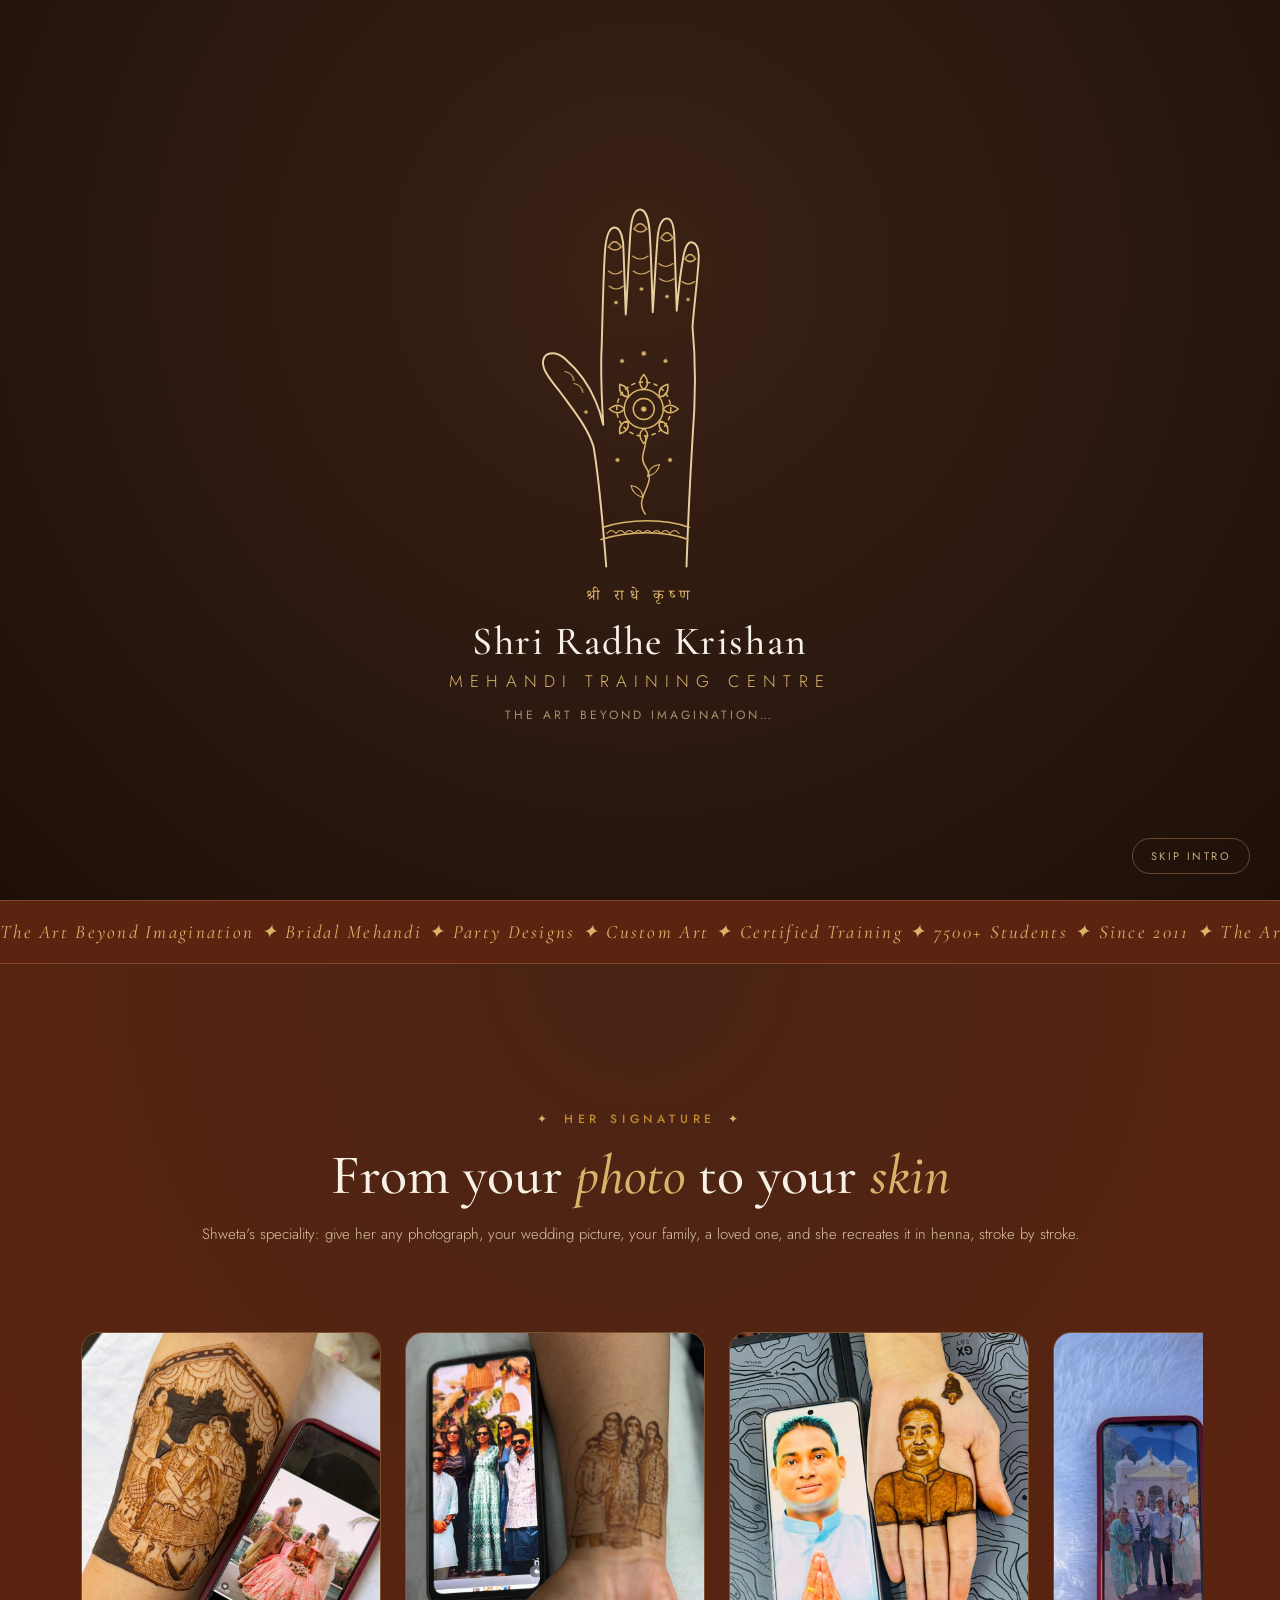
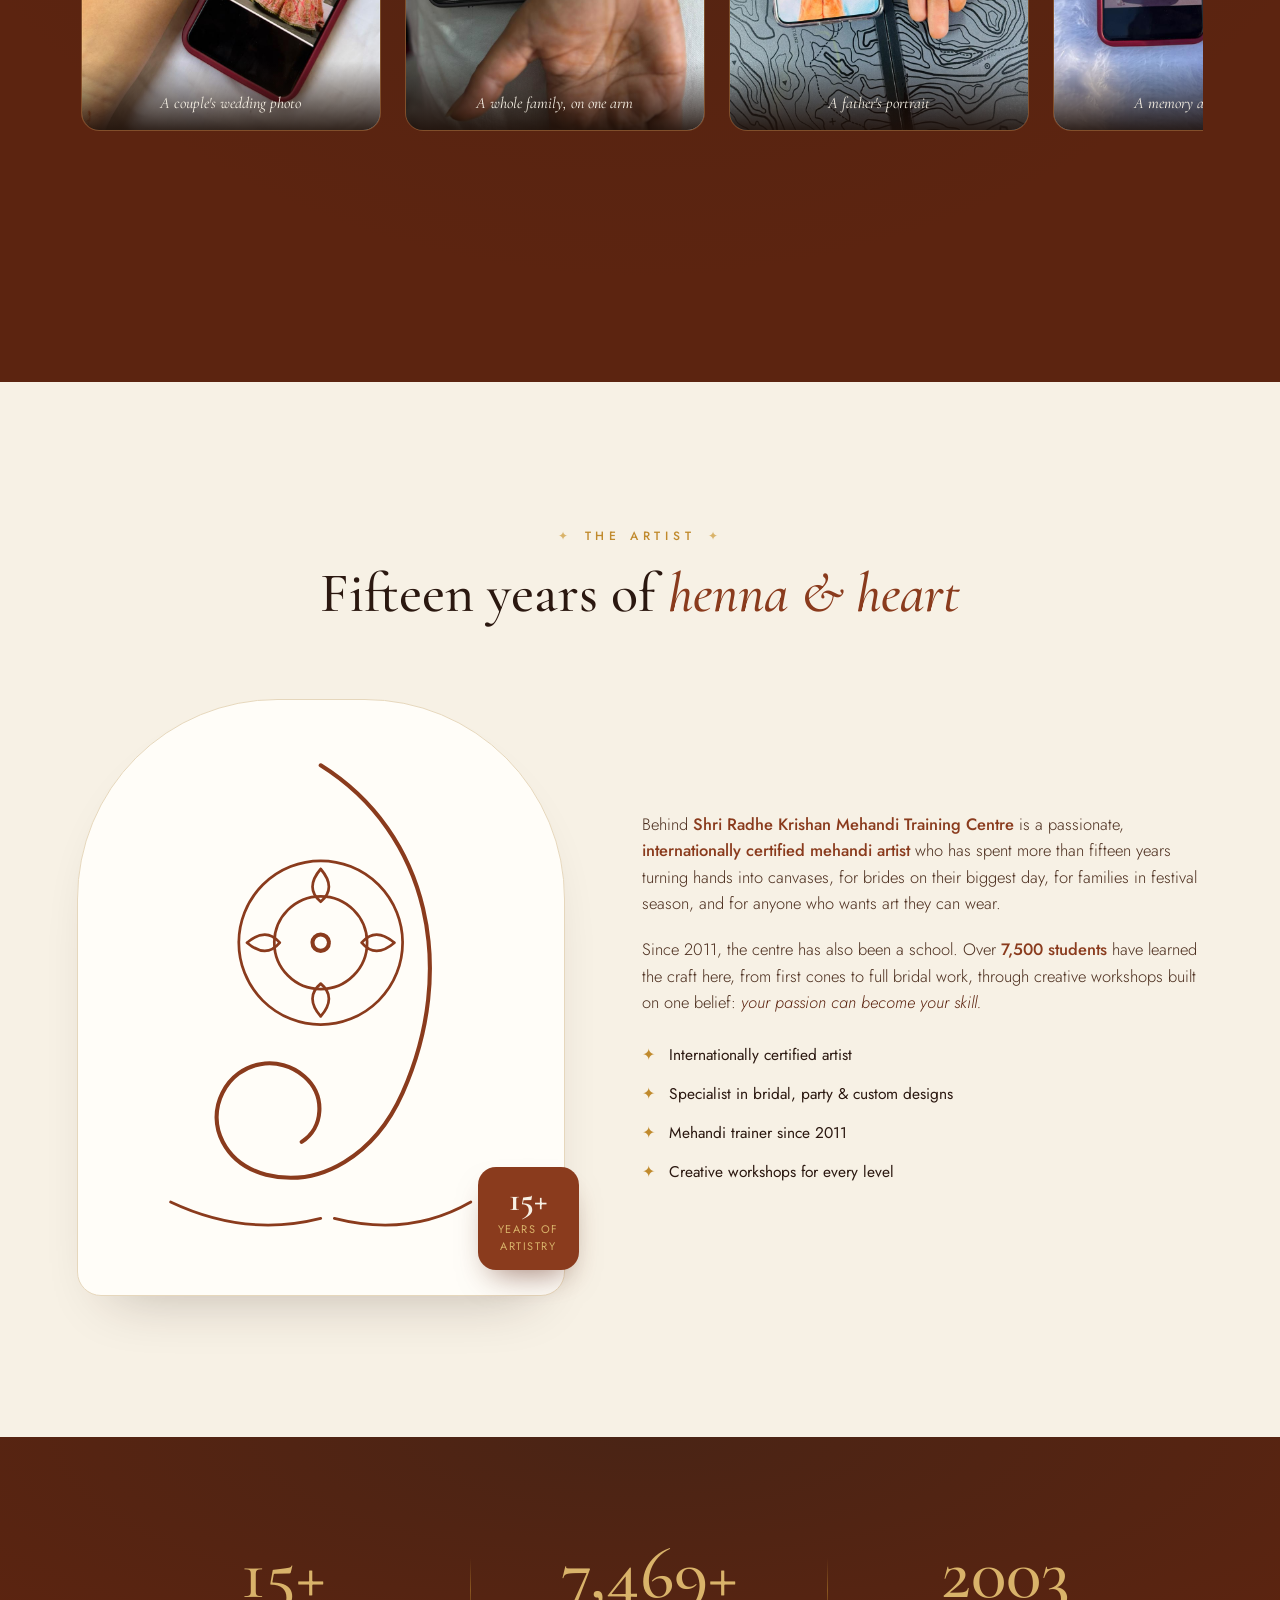
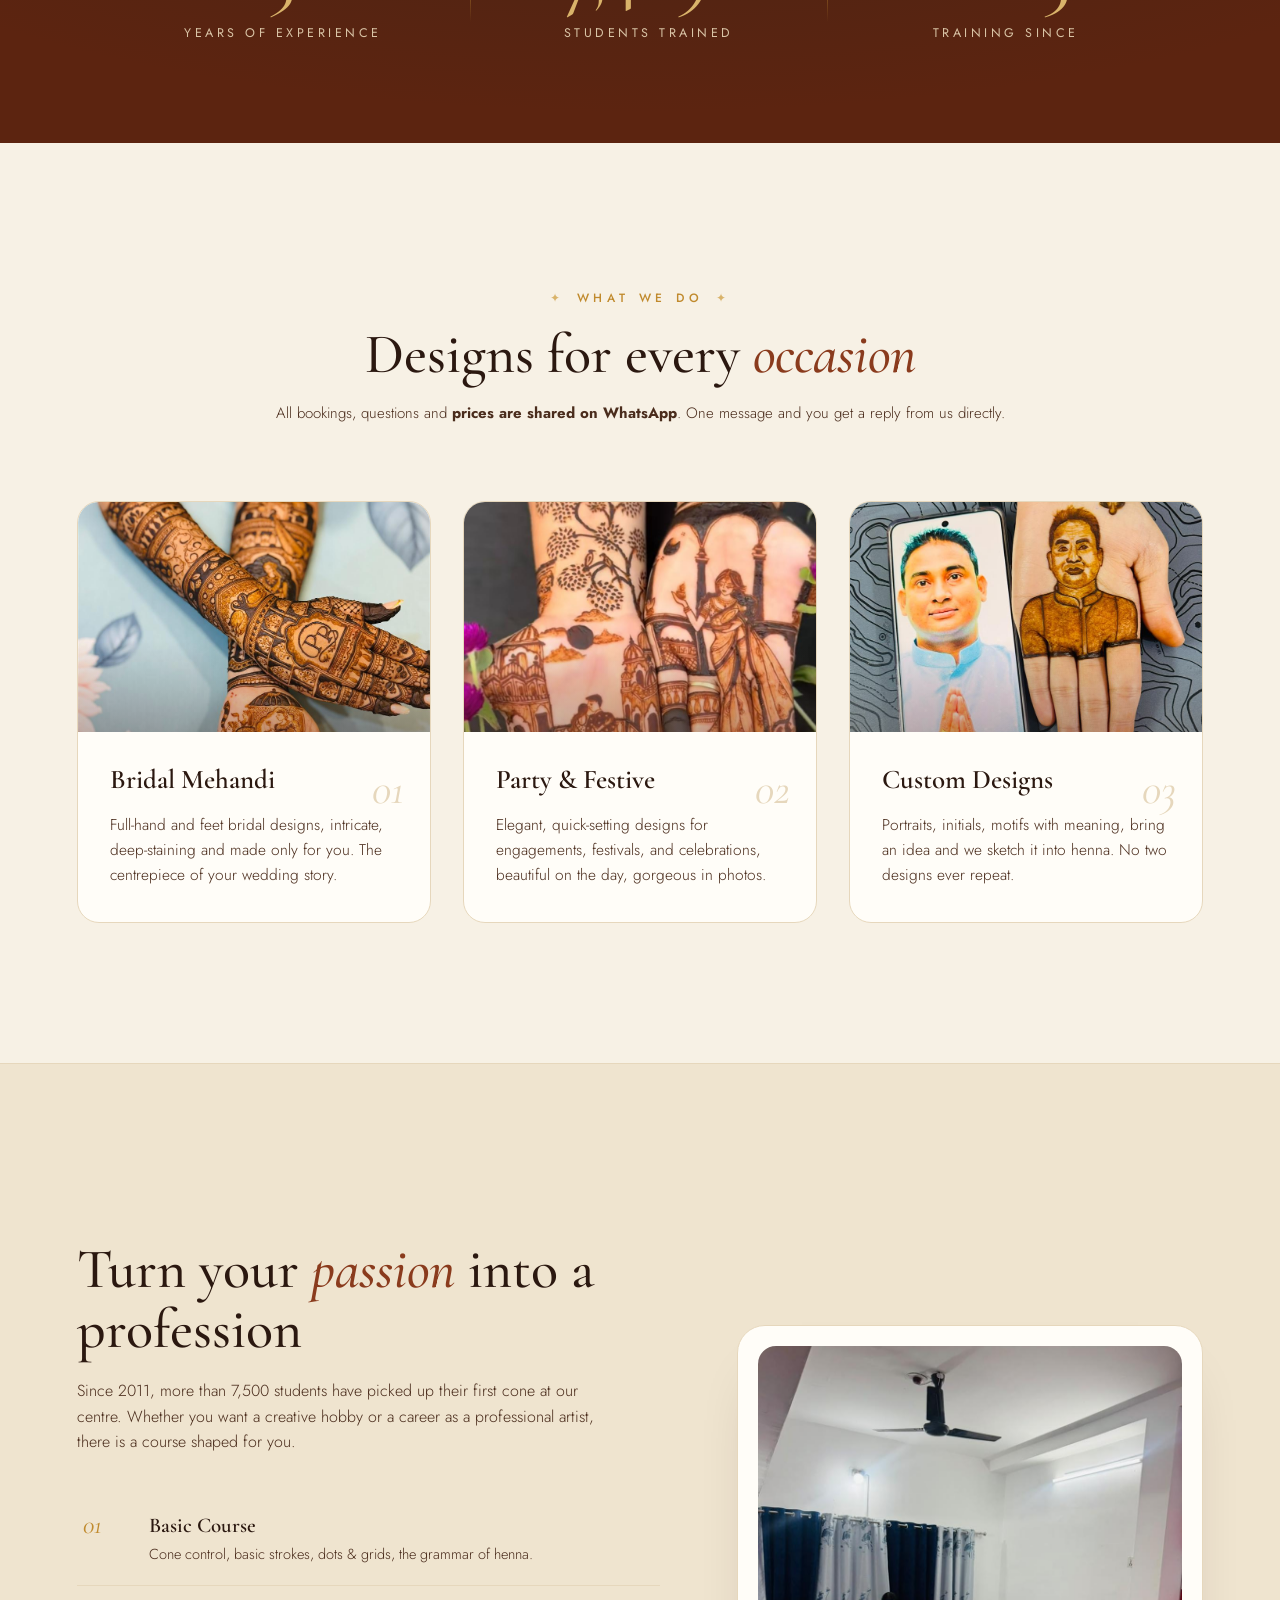
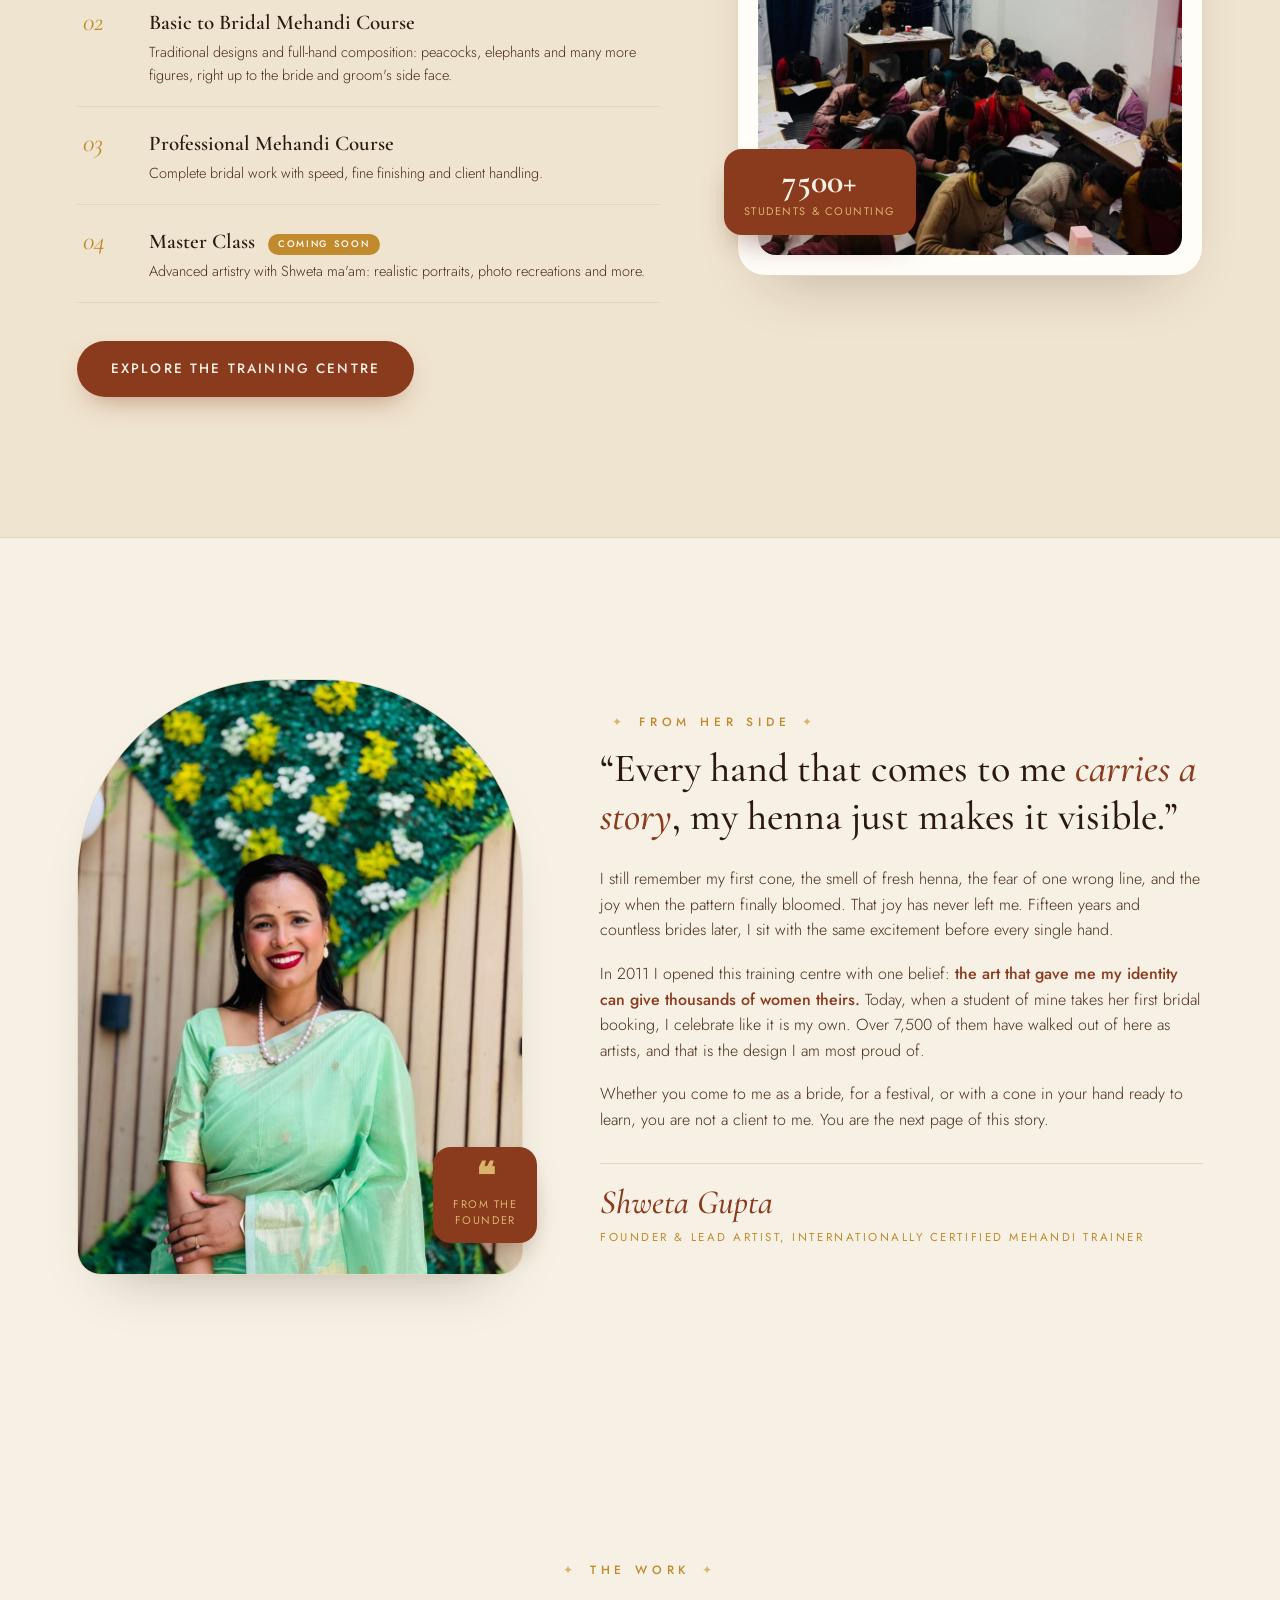
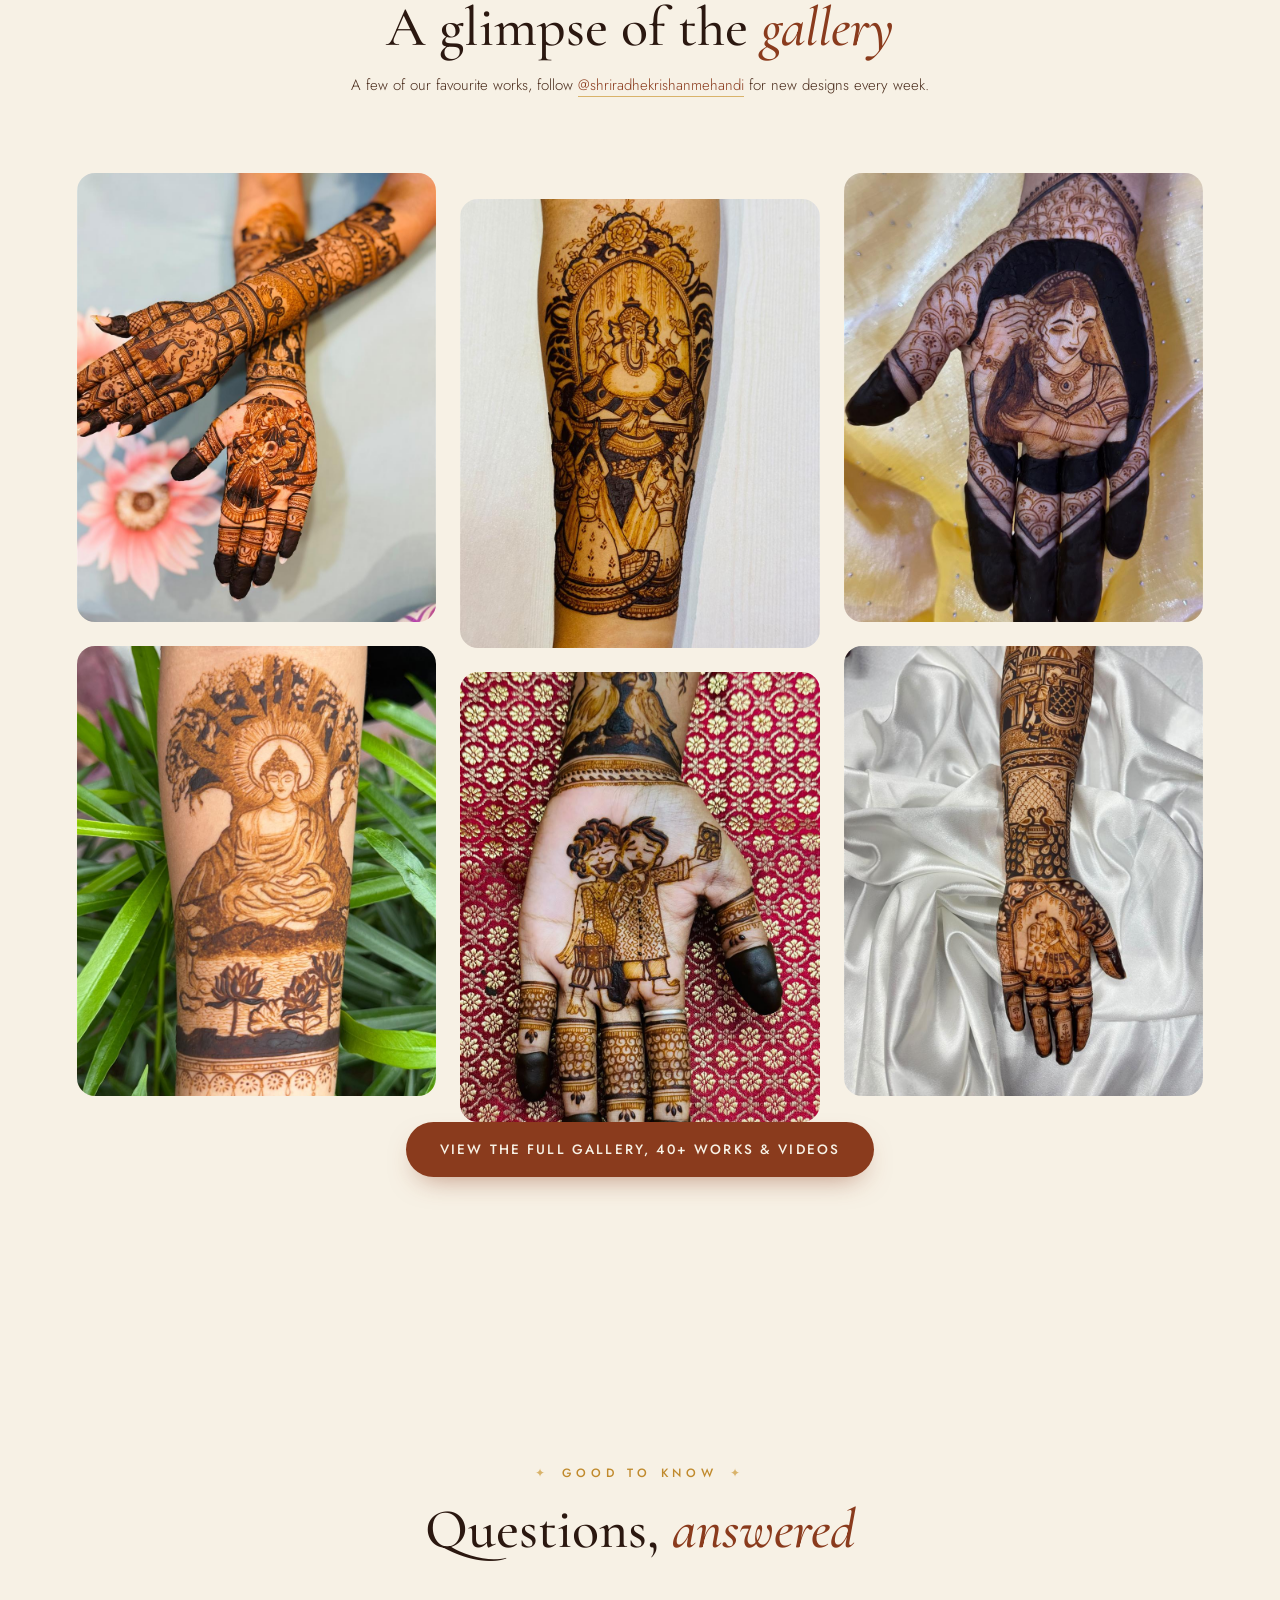
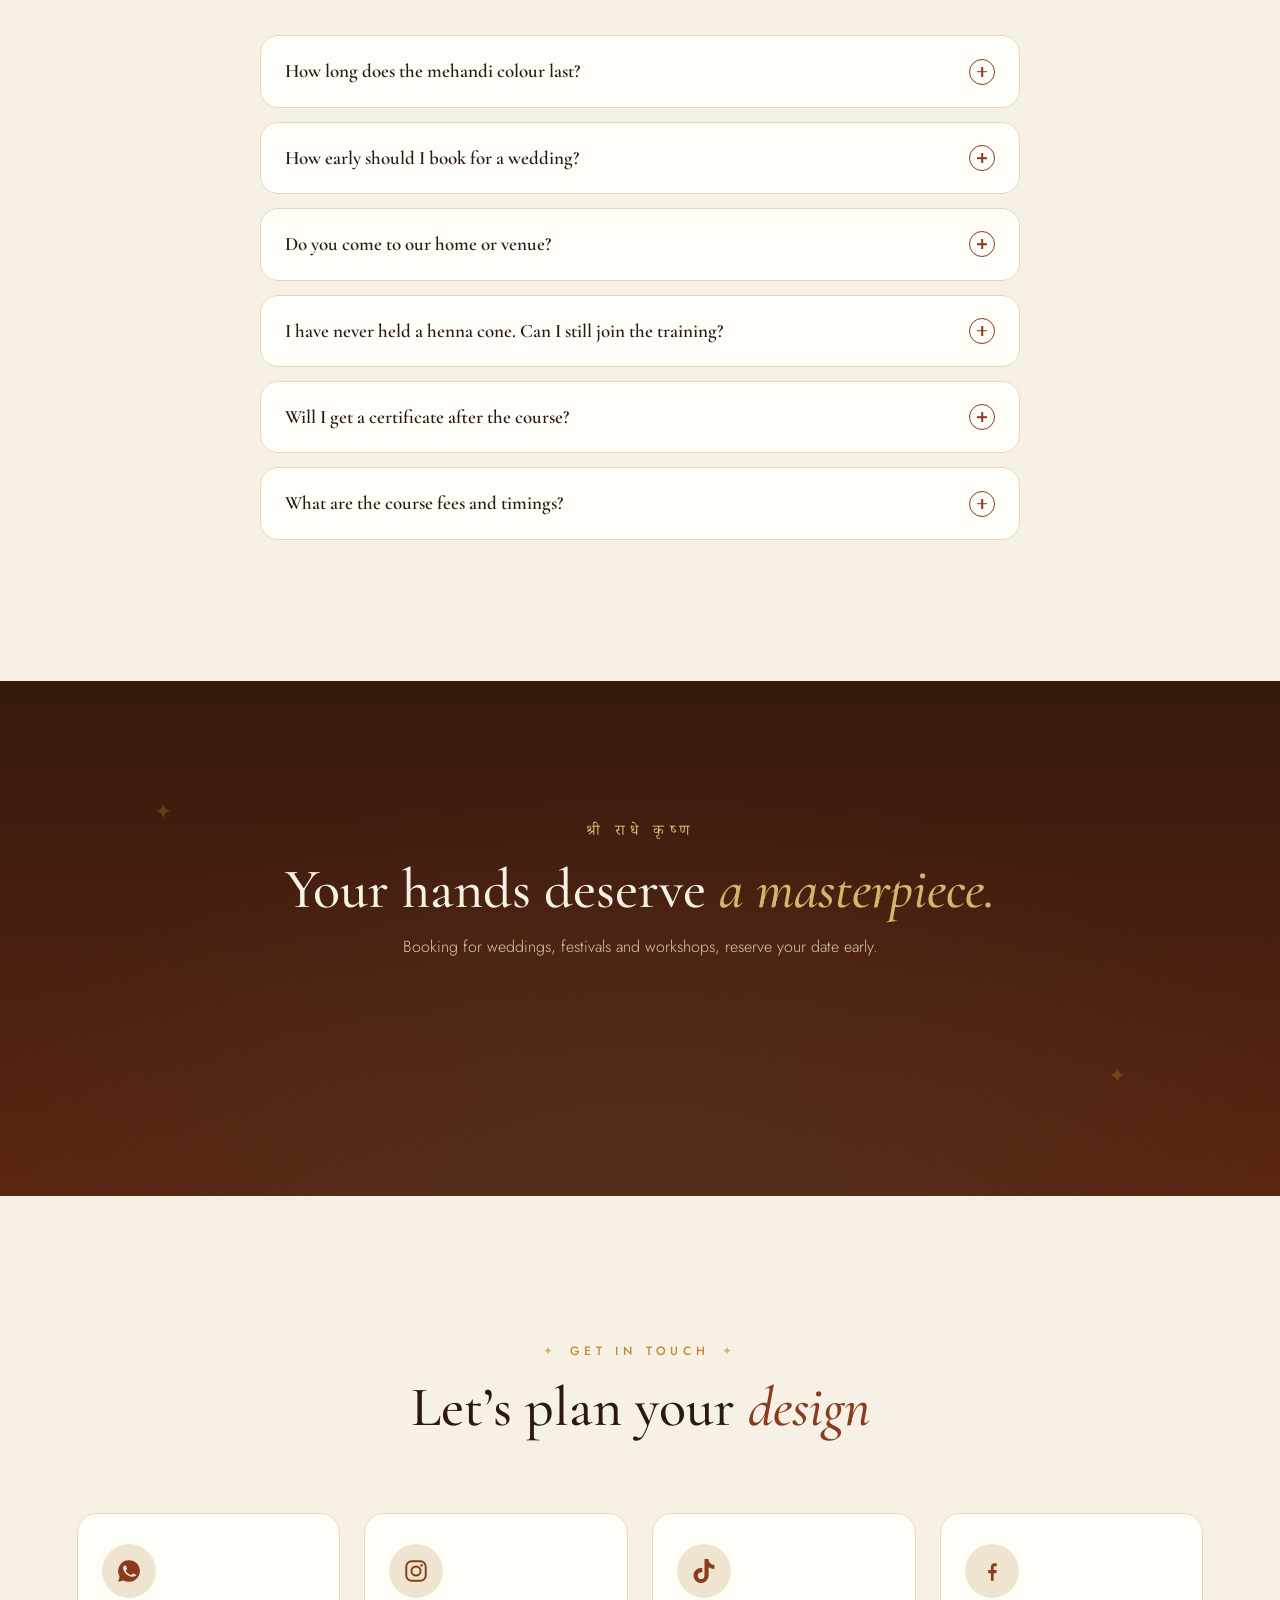
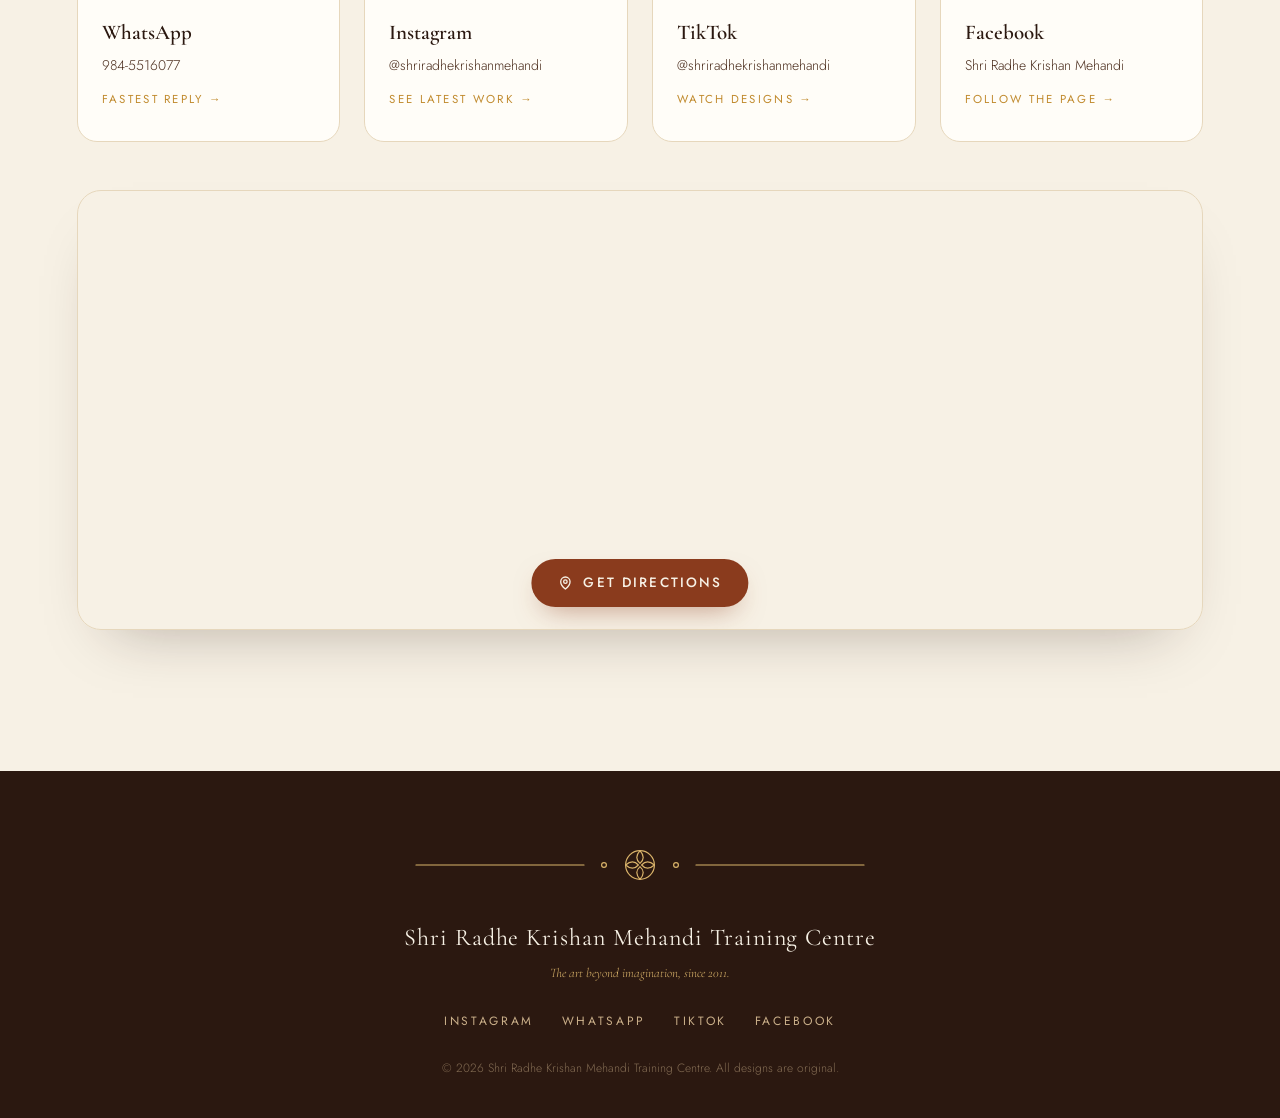
<file: index.html>
﻿<!DOCTYPE html>
<html lang="en">
<head>
<meta charset="UTF-8">
<meta name="viewport" content="width=device-width, initial-scale=1.0">
<title>Shri Radhe Krishan Mehandi Training Centre | Bridal Mehandi Artist &amp; Trainer</title>
<meta name="description" content="The Art Beyond Imagination, bridal mehandi expert in Birgunj, Nepal with 15+ years of experience. Party & custom designs. Training 7500+ students since 2011.">
<meta name="theme-color" content="#5c2410">
<link rel="canonical" href="https://hesignberg-0.github.io/shri-radhe-krishan-mehandi/">
<meta property="og:type" content="website">
<meta property="og:title" content="Shri Radhe Krishan Mehandi Training Centre, Bridal Mehandi Artist & Trainer">
<meta property="og:description" content="The Art Beyond Imagination, bridal mehandi expert in Birgunj, Nepal. 15+ years of artistry, 7500+ students trained since 2011. Admissions open.">
<meta property="og:image" content="https://hesignberg-0.github.io/shri-radhe-krishan-mehandi/assets/img/bridal-01.jpg">
<meta property="og:url" content="https://hesignberg-0.github.io/shri-radhe-krishan-mehandi/">
<meta name="twitter:card" content="summary_large_image">
<link rel="preconnect" href="https://fonts.googleapis.com">
<link rel="preconnect" href="https://fonts.gstatic.com" crossorigin>
<link href="https://fonts.googleapis.com/css2?family=Cormorant+Garamond:ital,wght@0,400;0,500;0,600;0,700;1,400;1,500&family=Jost:wght@300;400;500;600&family=Noto+Serif+Devanagari:wght@500&display=swap" rel="stylesheet">
<link rel="stylesheet" href="css/style.css?v=7">
<link rel="icon" href="data:image/svg+xml,<svg xmlns='http://www.w3.org/2000/svg' viewBox='0 0 100 100'><circle cx='50' cy='50' r='42' fill='%238a3b1d'/><circle cx='50' cy='50' r='26' fill='none' stroke='%23f6efe3' stroke-width='4'/><circle cx='50' cy='50' r='10' fill='%23f6efe3'/></svg>">
</head>
<body>

<!-- ══════════════ LOADER : MEHANDI HAND DRAWING ══════════════ -->
<div class="loader" id="loader" aria-hidden="true">
  <div class="loader-inner">
    <svg class="hand-svg" viewBox="0 0 400 540" fill="none" xmlns="http://www.w3.org/2000/svg" aria-hidden="true">
      <!-- hand outline -->
      <path class="mh outline" style="--d:0s;--t:2.2s" pathLength="1" d="M155 522
        C150 460 146 408 138 362
        C130 336 110 312 94 290
        C84 277 68 260 71 247
        C74 234 90 236 100 245
        C116 259 132 280 141 302
        C146 314 149 324 151 333
        C149 300 147 262 149 226
        C150 190 151 140 153 106
        C154 88 157 70 166 70
        C175 70 178 87 178 100
        C179 130 180 160 181 186
        C183 158 185 110 187 80
        C188 61 192 46 200 46
        C208 46 212 61 213 78
        C215 110 216 150 217 183
        C219 154 221 114 223 90
        C224 71 228 58 236 58
        C244 58 246 73 246 90
        C247 120 248 150 249 181
        C251 158 254 130 257 114
        C259 99 263 88 270 90
        C278 92 279 105 278 117
        C276 145 272 176 270 202
        C274 244 274 302 270 352
        C267 402 264 462 262 522" />

      <!-- wrist lace band -->
      <path class="mh" style="--d:1.5s;--t:.9s" pathLength="1" d="M150 470 C185 458 235 458 266 470"/>
      <path class="mh" style="--d:1.7s;--t:.9s" pathLength="1" d="M148 486 C186 474 234 474 264 486"/>
      <path class="mh thin" style="--d:1.9s;--t:1s" pathLength="1" d="M156 478 q6 -8 12 0 q6 -8 12 0 q6 -8 12 0 q6 -8 12 0 q6 -8 12 0 q6 -8 12 0 q6 -8 12 0 q6 -8 12 0"/>

      <!-- vine from wrist to mandala -->
      <path class="mh" style="--d:2s;--t:1.1s" pathLength="1" d="M207 452 C190 430 224 412 208 390 C196 374 212 362 207 348"/>
      <path class="mh thin" style="--d:2.5s;--t:.6s" pathLength="1" d="M204 430 q-14 -4 -16 -16 q14 2 16 16 Z"/>
      <path class="mh thin" style="--d:2.7s;--t:.6s" pathLength="1" d="M210 402 q14 -4 16 -16 q-14 2 -16 16 Z"/>

      <!-- palm mandala -->
      <circle class="mh" style="--d:2.2s;--t:1s"  pathLength="1" cx="205" cy="312" r="14"/>
      <circle class="mh" style="--d:2.5s;--t:1.1s" pathLength="1" cx="205" cy="312" r="26"/>
      <circle class="mh dashed" style="--d:2.8s;--t:1.2s" pathLength="1" cx="205" cy="312" r="36"/>
      <path class="mh" style="--d:3s;--t:1.3s" pathLength="1" d="M205 266 q10 12 0 20 q-10 -8 0 -20 Z M237 279 q2 15 -11 17 q-3 -13 11 -17 Z M251 312 q-12 10 -20 0 q8 -10 20 0 Z M237 345 q-14 -4 -11 -17 q13 2 11 17 Z M205 358 q-10 -12 0 -20 q10 8 0 20 Z M173 345 q-2 -15 11 -17 q3 13 -11 17 Z M159 312 q12 -10 20 0 q-8 10 -20 0 Z M173 279 q14 4 11 17 q-13 -2 -11 -17 Z"/>
      <circle class="mh dot" style="--d:3.4s" cx="205" cy="312" r="3.5"/>

      <!-- finger patterns : index -->
      <path class="mh thin" style="--d:3.2s;--t:.5s" pathLength="1" d="M158 128 q9 8 18 0"/>
      <path class="mh thin" style="--d:3.3s;--t:.5s" pathLength="1" d="M159 148 q9 8 19 0"/>
      <path class="mh" style="--d:3.4s;--t:.5s" pathLength="1" d="M158 96 q8 -14 17 0 q-8 8 -17 0 Z"/>
      <!-- middle -->
      <path class="mh thin" style="--d:3.35s;--t:.5s" pathLength="1" d="M190 108 q10 8 21 0"/>
      <path class="mh thin" style="--d:3.45s;--t:.5s" pathLength="1" d="M191 128 q10 8 22 0"/>
      <path class="mh" style="--d:3.55s;--t:.5s" pathLength="1" d="M192 72 q8 -14 17 0 q-8 8 -17 0 Z"/>
      <!-- ring -->
      <path class="mh thin" style="--d:3.5s;--t:.5s" pathLength="1" d="M225 118 q9 8 19 0"/>
      <path class="mh thin" style="--d:3.6s;--t:.5s" pathLength="1" d="M226 138 q9 8 20 0"/>
      <path class="mh" style="--d:3.7s;--t:.5s" pathLength="1" d="M228 84 q8 -14 16 0 q-8 8 -16 0 Z"/>
      <!-- pinky -->
      <path class="mh thin" style="--d:3.65s;--t:.5s" pathLength="1" d="M256 142 q8 7 17 0"/>
      <path class="mh" style="--d:3.75s;--t:.5s" pathLength="1" d="M260 112 q7 -12 14 0 q-7 7 -14 0 Z"/>
      <!-- thumb -->
      <path class="mh thin" style="--d:3.7s;--t:.5s" pathLength="1" d="M100 262 q10 2 12 12"/>
      <path class="mh thin" style="--d:3.8s;--t:.5s" pathLength="1" d="M112 278 q10 2 12 12"/>

      <!-- scattered dots -->
      <g class="dots">
        <circle class="mh dot" style="--d:3.9s"  cx="168" cy="170" r="2.4"/>
        <circle class="mh dot" style="--d:3.95s" cx="202" cy="152" r="2.4"/>
        <circle class="mh dot" style="--d:4s"    cx="236" cy="162" r="2.4"/>
        <circle class="mh dot" style="--d:4.05s" cx="264" cy="166" r="2.2"/>
        <circle class="mh dot" style="--d:4.1s"  cx="176" cy="248" r="2.6"/>
        <circle class="mh dot" style="--d:4.15s" cx="234" cy="248" r="2.6"/>
        <circle class="mh dot" style="--d:4.2s"  cx="205" cy="238" r="3"/>
        <circle class="mh dot" style="--d:4.25s" cx="170" cy="380" r="2.6"/>
        <circle class="mh dot" style="--d:4.3s"  cx="240" cy="380" r="2.6"/>
        <circle class="mh dot" style="--d:4.35s" cx="128" cy="316" r="2.2"/>
      </g>
    </svg>

    <div class="loader-brand">
      <span class="loader-devanagari">श्री राधे कृष्ण</span>
      <h1>Shri Radhe Krishan<span>Mehandi Training Centre</span></h1>
      <p class="loader-note">The art beyond imagination&hellip;</p>
    </div>
  </div>
  <button class="loader-skip" id="loaderSkip" type="button">Skip intro</button>
</div>

<!-- ══════════════ CURSOR TRAIL ══════════════ -->
<div class="cursor-dot" id="cursorDot" aria-hidden="true"></div>

<!-- ══════════════ NAV ══════════════ -->
<header class="nav" id="nav">
  <a class="nav-brand" href="#top">
    <svg viewBox="0 0 100 100" width="34" height="34" aria-hidden="true"><circle cx="50" cy="50" r="44" fill="none" stroke="currentColor" stroke-width="4"/><circle cx="50" cy="50" r="26" fill="none" stroke="currentColor" stroke-width="4"/><circle cx="50" cy="50" r="9" fill="currentColor"/></svg>
    <span>Shri Radhe Krishan <em>Mehandi</em></span>
  </a>
  <nav class="nav-links" id="navLinks">
    <a href="gallery.html">Gallery</a>
    <a href="training.html">Training</a>
    <a href="about.html">About</a>
    <a href="contact.html">Contact</a>
    <a class="nav-cta" href="https://wa.me/9779845516077" target="_blank" rel="noopener">
      <svg viewBox="0 0 24 24" width="15" height="15" fill="currentColor" aria-hidden="true"><path d="M12 2a10 10 0 0 0-8.6 15.1L2 22l5.1-1.3A10 10 0 1 0 12 2Zm5.4 14.1c-.2.6-1.3 1.2-1.8 1.2-.5.1-1 .2-3.3-.7-2.8-1.1-4.6-4-4.7-4.2-.1-.2-1.1-1.5-1.1-2.9s.7-2 1-2.3c.2-.3.5-.3.7-.3h.5c.2 0 .4 0 .6.5l.9 2.1c.1.2.1.4 0 .6l-.4.6-.5.5c-.2.2-.3.4-.1.7.2.3.8 1.4 1.8 2.2 1.3 1.1 2.3 1.5 2.6 1.6.3.1.5.1.7-.1l1-1.2c.2-.3.4-.2.7-.1l2 1c.3.1.5.2.6.4 0 .1 0 .8-.2 1.4Z"/></svg>
      Book Now</a>
  </nav>
  <button class="nav-toggle" id="navToggle" aria-label="Menu"><span></span><span></span></button>
</header>

<main id="top">

  <!-- ══════════════ HERO ══════════════ -->
  <section class="hero">
    <div class="hero-mandala" aria-hidden="true">
      <svg viewBox="0 0 600 600" fill="none" xmlns="http://www.w3.org/2000/svg">
        <g class="spin-slow" stroke="currentColor">
          <circle cx="300" cy="300" r="290" stroke-width="1.5" stroke-dasharray="4 10"/>
          <circle cx="300" cy="300" r="252" stroke-width="1"/>
          <g stroke-width="1.2">
            <path d="M300 48 q26 34 0 60 q-26 -26 0 -60Z"/><path d="M478 122 q-6 42 -42 42 q0 -36 42 -42Z"/><path d="M552 300 q-34 26 -60 0 q26 -26 60 0Z"/><path d="M478 478 q-42 -6 -42 -42 q36 0 42 42Z"/><path d="M300 552 q-26 -34 0 -60 q26 26 0 60Z"/><path d="M122 478 q6 -42 42 -42 q0 36 -42 42Z"/><path d="M48 300 q34 -26 60 0 q-26 26 -60 0Z"/><path d="M122 122 q42 6 42 42 q-36 0 -42 -42Z"/>
          </g>
        </g>
        <g class="spin-slower" stroke="currentColor">
          <circle cx="300" cy="300" r="196" stroke-width="1" stroke-dasharray="2 8"/>
          <circle cx="300" cy="300" r="150" stroke-width="1.4"/>
        </g>
      </svg>
    </div>

    <div class="hero-motifs" aria-hidden="true">
      <svg class="motif m1" viewBox="0 0 60 90"><path d="M30 4 C52 22 56 52 40 72 C32 82 20 84 14 76 C8 68 12 58 22 56 C32 54 38 62 34 70" fill="none" stroke="currentColor" stroke-width="2"/></svg>
      <svg class="motif m2" viewBox="0 0 60 90"><path d="M30 4 C52 22 56 52 40 72 C32 82 20 84 14 76 C8 68 12 58 22 56 C32 54 38 62 34 70" fill="none" stroke="currentColor" stroke-width="2"/></svg>
      <svg class="motif m3" viewBox="0 0 60 60"><circle cx="30" cy="30" r="24" fill="none" stroke="currentColor" stroke-width="2" stroke-dasharray="3 6"/><circle cx="30" cy="30" r="10" fill="none" stroke="currentColor" stroke-width="2"/></svg>
      <svg class="motif m4" viewBox="0 0 60 90"><path d="M30 4 C52 22 56 52 40 72 C32 82 20 84 14 76 C8 68 12 58 22 56 C32 54 38 62 34 70" fill="none" stroke="currentColor" stroke-width="2"/></svg>
      <svg class="motif m5" viewBox="0 0 60 60"><circle cx="30" cy="30" r="24" fill="none" stroke="currentColor" stroke-width="2" stroke-dasharray="3 6"/><circle cx="30" cy="30" r="10" fill="none" stroke="currentColor" stroke-width="2"/></svg>
    </div>

    <div class="hero-side hero-side-l" aria-hidden="true">
      <img src="assets/img/bridal-01.jpg" alt="">
    </div>
    <div class="hero-side hero-side-r" aria-hidden="true">
      <video autoplay muted loop playsinline poster="assets/img/bridal-03.jpg">
        <source src="assets/video/reel-01.mp4" type="video/mp4">
      </video>
      <span class="hero-live" aria-hidden="true">● Live artistry</span>
    </div>

    <div class="hero-content">
      <p class="hero-eyebrow anim-hero" style="--h:0">श्री राधे कृष्ण &nbsp;•&nbsp; Internationally Certified Artist</p>
      <h1 class="hero-title">
        <span class="line anim-hero" style="--h:1">The Art</span>
        <span class="line anim-hero em" style="--h:2">Beyond</span>
        <span class="line anim-hero" style="--h:3">Imagination.</span>
      </h1>
      <p class="hero-sub anim-hero" style="--h:4">Bridal mehandi expert, party &amp; custom designs from an artist with
        <strong>15+ years</strong> of experience, and a training centre that has turned
        <strong>7,500+ students</strong> into artists since 2011.</p>
      <div class="hero-actions anim-hero" style="--h:5">
        <a class="btn btn-primary" href="https://wa.me/9779845516077" target="_blank" rel="noopener">
          <svg viewBox="0 0 24 24" width="18" height="18" fill="currentColor" aria-hidden="true"><path d="M12 2a10 10 0 0 0-8.6 15.1L2 22l5.1-1.3A10 10 0 1 0 12 2Zm5.4 14.1c-.2.6-1.3 1.2-1.8 1.2-.5.1-1 .2-3.3-.7-2.8-1.1-4.6-4-4.7-4.2-.1-.2-1.1-1.5-1.1-2.9s.7-2 1-2.3c.2-.3.5-.3.7-.3h.5c.2 0 .4 0 .6.5l.9 2.1c.1.2.1.4 0 .6l-.4.6-.5.5c-.2.2-.3.4-.1.7.2.3.8 1.4 1.8 2.2 1.3 1.1 2.3 1.5 2.6 1.6.3.1.5.1.7-.1l1-1.2c.2-.3.4-.2.7-.1l2 1c.3.1.5.2.6.4 0 .1 0 .8-.2 1.4Z"/></svg>
          Book Your Design
        </a>
        <a class="btn btn-ghost" href="#training">Join a Workshop</a>
      </div>
    </div>

  </section>

  <!-- ══════════════ MARQUEE ══════════════ -->
  <div class="marquee" aria-hidden="true">
    <div class="marquee-track">
      <span>The Art Beyond Imagination ✦ Bridal Mehandi ✦ Party Designs ✦ Custom Art ✦ Certified Training ✦ 7500+ Students ✦ Since 2011 ✦&nbsp;</span>
      <span>The Art Beyond Imagination ✦ Bridal Mehandi ✦ Party Designs ✦ Custom Art ✦ Certified Training ✦ 7500+ Students ✦ Since 2011 ✦&nbsp;</span>
    </div>
  </div>

  <!-- ══════════════ SIGNATURE : PHOTO TO HENNA ══════════════ -->
  <section class="section signature" id="signature">
    <div class="section-head reveal">
      <span class="kicker">Her Signature</span>
      <h2>From your <em>photo</em> to your <em>skin</em></h2>
      <p class="section-note">Shweta's speciality: give her any photograph, your wedding picture, your family,
        a loved one, and she recreates it in henna, stroke by stroke.</p>
    </div>
    <div class="sig-row">
      <figure class="sig-card reveal"><img src="assets/img/recr-02.jpg" alt="Wedding photo recreated in henna beside the reference phone" loading="lazy"><figcaption>A couple's wedding photo</figcaption></figure>
      <figure class="sig-card reveal"><img src="assets/img/recr-03.jpg" alt="Five-member family portrait recreated in henna" loading="lazy"><figcaption>A whole family, on one arm</figcaption></figure>
      <figure class="sig-card reveal"><img src="assets/img/recr-04.jpg" alt="Realistic man's portrait recreated in henna on a palm" loading="lazy"><figcaption>A father's portrait</figcaption></figure>
      <figure class="sig-card reveal"><img src="assets/img/recr-01.jpg" alt="Family temple photo recreated in henna" loading="lazy"><figcaption>A memory at the temple</figcaption></figure>
      <figure class="sig-card reveal"><img src="assets/img/recr-08.jpg" alt="Grandmother's portrait in henna on a child's palm" loading="lazy"><figcaption>Grandmother, remembered</figcaption></figure>
    </div>
    <div class="sig-cta reveal">
      <a class="btn btn-primary" href="https://wa.me/9779845516077?text=Namaste!%20I%20want%20a%20photo%20recreated%20in%20mehandi." target="_blank" rel="noopener">Send Your Photo</a>
      <a class="btn btn-ghost" href="gallery.html">See More Portraits</a>
    </div>
  </section>

  <!-- ══════════════ ABOUT ══════════════ -->
  <section class="about section" id="about">
    <div class="section-head reveal">
      <span class="kicker">The Artist</span>
      <h2>Fifteen years of <em>henna &amp; heart</em></h2>
    </div>
    <div class="about-grid">
      <div class="about-art reveal" aria-hidden="true">
        <div class="about-frame">
          <svg class="draw-on-scroll" viewBox="0 0 300 380" fill="none">
            <path class="ds" pathLength="1" d="M150 20 C230 70 250 170 210 260 C190 305 150 330 110 320 C80 312 66 284 78 260 C90 236 120 232 138 248 C154 262 152 286 136 296" stroke-width="3"/>
            <circle class="ds" pathLength="1" cx="150" cy="150" r="60" stroke-width="2" stroke-dasharray="3 7"/>
            <circle class="ds" pathLength="1" cx="150" cy="150" r="34" stroke-width="2"/>
            <path class="ds" pathLength="1" d="M150 96 q12 14 0 24 q-12 -10 0 -24 Z M204 150 q-14 12 -24 0 q10 -12 24 0 Z M150 204 q-12 -14 0 -24 q12 10 0 24 Z M96 150 q14 -12 24 0 q-10 12 -24 0 Z" stroke-width="2"/>
            <circle class="ds" pathLength="1" cx="150" cy="150" r="6" stroke-width="3"/>
            <path class="ds" pathLength="1" d="M40 340 q55 26 110 12 M160 352 q55 14 100 -12" stroke-width="2"/>
          </svg>
        </div>
        <div class="about-badge float-y"><strong>15+</strong><span>years of<br>artistry</span></div>
      </div>
      <div class="about-copy">
        <p class="reveal">Behind <strong>Shri Radhe Krishan Mehandi Training Centre</strong> is a passionate,
          <strong>internationally certified mehandi artist</strong> who has spent more than fifteen years
          turning hands into canvases, for brides on their biggest day, for families in festival season,
          and for anyone who wants art they can wear.</p>
        <p class="reveal">Since 2011, the centre has also been a school. Over <strong>7,500 students</strong> have
          learned the craft here, from first cones to full bridal work, through creative workshops built
          on one belief: <em>your passion can become your skill.</em></p>
        <ul class="about-points">
          <li class="reveal"><i>✦</i> Internationally certified artist</li>
          <li class="reveal"><i>✦</i> Specialist in bridal, party &amp; custom designs</li>
          <li class="reveal"><i>✦</i> Mehandi trainer since 2011</li>
          <li class="reveal"><i>✦</i> Creative workshops for every level</li>
        </ul>
      </div>
    </div>
  </section>

  <!-- ══════════════ STATS ══════════════ -->
  <section class="stats" id="stats">
    <div class="stats-inner">
      <div class="stat reveal"><strong><span class="count" data-count="15">0</span>+</strong><span>Years of Experience</span></div>
      <div class="stat-divider" aria-hidden="true"></div>
      <div class="stat reveal"><strong><span class="count" data-count="7500">0</span>+</strong><span>Students Trained</span></div>
      <div class="stat-divider" aria-hidden="true"></div>
      <div class="stat reveal"><strong><span class="count" data-count="2011" data-plain>0</span></strong><span>Training Since</span></div>
    </div>
  </section>

  <!-- ══════════════ SERVICES ══════════════ -->
  <section class="section services" id="services">
    <div class="section-head reveal">
      <span class="kicker">What We Do</span>
      <h2>Designs for every <em>occasion</em></h2>
      <p class="section-note">All bookings, questions and <strong>prices are shared on WhatsApp</strong>. One message and you get a reply from us directly.</p>
    </div>
    <div class="cards">
      <article class="card reveal tilt">
        <div class="card-img"><img src="assets/img/bridal-02.jpg" alt="Intricate full-arm bridal mehandi with initials" loading="lazy"></div>
        <div class="card-body">
          <h3>Bridal Mehandi</h3>
          <p>Full-hand and feet bridal designs, intricate, deep-staining and made only for you. The centrepiece of your wedding story.</p>
          <span class="card-num" aria-hidden="true">01</span>
        </div>
      </article>
      <article class="card reveal tilt">
        <div class="card-img"><img src="assets/img/fest-03.jpg" alt="Karwa Chauth themed mehandi on both hands" loading="lazy"></div>
        <div class="card-body">
          <h3>Party &amp; Festive</h3>
          <p>Elegant, quick-setting designs for engagements, festivals, and celebrations, beautiful on the day, gorgeous in photos.</p>
          <span class="card-num" aria-hidden="true">02</span>
        </div>
      </article>
      <article class="card reveal tilt">
        <div class="card-img"><img src="assets/img/recr-04.jpg" alt="Realistic portrait recreated in henna from a photo" loading="lazy"></div>
        <div class="card-body">
          <h3>Custom Designs</h3>
          <p>Portraits, initials, motifs with meaning, bring an idea and we sketch it into henna. No two designs ever repeat.</p>
          <span class="card-num" aria-hidden="true">03</span>
        </div>
      </article>
    </div>
  </section>

  <!-- ══════════════ TRAINING ══════════════ -->
  <section class="training section" id="training">
    <div class="training-inner">
      <div class="training-copy">
        <span class="kicker reveal">The Training Centre</span>
        <h2 class="reveal">Turn your <em>passion</em> into a profession</h2>
        <p class="reveal">Since 2011, more than 7,500 students have picked up their first cone at our centre.
          Whether you want a creative hobby or a career as a professional artist, there is a course shaped for you.</p>
        <div class="training-steps">
          <div class="t-step reveal"><span>01</span><div><h4>Basic Course</h4><p>Cone control, basic strokes, dots &amp; grids, the grammar of henna.</p></div></div>
          <div class="t-step reveal"><span>02</span><div><h4>Basic to Bridal Mehandi Course</h4><p>Traditional designs and full-hand composition: peacocks, elephants and many more figures, right up to the bride and groom's side face.</p></div></div>
          <div class="t-step reveal"><span>03</span><div><h4>Professional Mehandi Course</h4><p>Complete bridal work with speed, fine finishing and client handling.</p></div></div>
          <div class="t-step reveal"><span>04</span><div><h4>Master Class <span class="soon">Coming Soon</span></h4><p>Advanced artistry with Shweta ma'am: realistic portraits, photo recreations and more.</p></div></div>
        </div>
        <a class="btn btn-primary reveal" href="training.html">Explore the Training Centre</a>
      </div>
      <div class="training-visual reveal">
        <img src="assets/img/train-01.jpg" alt="A full classroom of students practising mehandi designs at the training centre" loading="lazy">
        <div class="training-chip float-y"><strong>7500+</strong><span>students &amp; counting</span></div>
      </div>
    </div>
  </section>

  <!-- ══════════════ FOUNDER ══════════════ -->
  <section class="owner section" id="founder">
    <div class="owner-inner">
      <div class="owner-photo reveal">
        <div class="owner-frame">
          <img src="assets/img/artist-01.jpg" alt="Shweta Gupta, founder of Shri Radhe Krishan Mehandi Training Centre" onerror="this.closest('.owner-frame').classList.add('no-photo')">
          <div class="owner-ph" aria-hidden="true">
            <svg viewBox="0 0 200 200" fill="none" stroke="currentColor" stroke-width="1.6">
              <circle cx="100" cy="100" r="56" stroke-dasharray="3 7"/>
              <circle cx="100" cy="100" r="34"/>
              <path d="M100 52 q11 13 0 22 q-11 -9 0 -22 Z M148 100 q-13 11 -22 0 q9 -11 22 0 Z M100 148 q-11 -13 0 -22 q11 9 0 22 Z M52 100 q13 -11 22 0 q-9 11 -22 0 Z"/>
              <circle cx="100" cy="100" r="5"/>
            </svg>
            <span>Founder&rsquo;s photo</span>
          </div>
        </div>
        <div class="owner-badge float-y"><strong>&#10077;</strong><span>from the<br>founder</span></div>
      </div>
      <div class="owner-copy">
        <span class="kicker reveal">From Her Side</span>
        <h2 class="reveal">&ldquo;Every hand that comes to me <em>carries a story</em>, my henna just makes it visible.&rdquo;</h2>
        <div class="owner-words">
          <p class="reveal">I still remember my first cone, the smell of fresh henna, the fear of one wrong line,
            and the joy when the pattern finally bloomed. That joy has never left me. Fifteen years and
            countless brides later, I sit with the same excitement before every single hand.</p>
          <p class="reveal">In 2011 I opened this training centre with one belief: <strong>the art that gave me my
            identity can give thousands of women theirs.</strong> Today, when a student of mine takes her first
            bridal booking, I celebrate like it is my own. Over 7,500 of them have walked out of here as artists,
            and that is the design I am most proud of.</p>
          <p class="reveal">Whether you come to me as a bride, for a festival, or with a cone in your hand ready to
            learn, you are not a client to me. You are the next page of this story.</p>
        </div>
        <div class="owner-sign reveal">
          <span class="owner-name">Shweta Gupta</span>
          <span class="owner-role">Founder &amp; Lead Artist, Internationally Certified Mehandi Trainer</span>
        </div>
      </div>
    </div>
  </section>

  <!-- ══════════════ GALLERY ══════════════ -->
  <section class="section gallery" id="gallery">
    <div class="section-head reveal">
      <span class="kicker">The Work</span>
      <h2>A glimpse of the <em>gallery</em></h2>
      <p class="section-note">A few of our favourite works, follow
        <a href="https://www.instagram.com/shriradhekrishanmehandi" target="_blank" rel="noopener">@shriradhekrishanmehandi</a> for new designs every week.</p>
    </div>
    <div class="gallery-grid">
      <figure class="g-tile reveal" data-label="Bridal: Wedding Scenes"><img src="assets/img/bridal-03.jpg" alt="Crossed bridal arms with peacock and Saraswati motifs" loading="lazy"></figure>
      <figure class="g-tile reveal" data-label="Devotional: Ganesh"><img src="assets/img/dev-01.jpg" alt="Ganesh with dancing figures drawn in henna on a forearm" loading="lazy"></figure>
      <figure class="g-tile reveal" data-label="Bridal: The Bride"><img src="assets/img/bridal-11.jpg" alt="Bride adorning herself, drawn in henna on a palm" loading="lazy"></figure>
      <figure class="g-tile reveal" data-label="Devotional: Buddha"><img src="assets/img/dev-02.jpg" alt="Buddha under the Bodhi tree drawn in henna" loading="lazy"></figure>
      <figure class="g-tile reveal" data-label="Modern: Selfie Couple"><img src="assets/img/fest-02.jpg" alt="Cartoon couple taking a selfie drawn in henna" loading="lazy"></figure>
      <figure class="g-tile reveal" data-label="Bridal: Palace Story"><img src="assets/img/bridal-01.jpg" alt="Full bridal arm with palace, elephant and couple" loading="lazy"></figure>
    </div>
    <div class="sig-cta reveal">
      <a class="btn btn-primary" href="gallery.html">View the Full Gallery, 40+ Works &amp; Videos</a>
    </div>
  </section>

  <!-- ══════════════ FAQ ══════════════ -->
  <section class="faq section" id="faq">
    <div class="section-head reveal">
      <span class="kicker">Good To Know</span>
      <h2>Questions, <em>answered</em></h2>
    </div>
    <div class="faq-list">
      <details class="faq-item reveal">
        <summary>How long does the mehandi colour last?<i></i></summary>
        <div class="faq-body"><p>The stain is darkest 24 to 48 hours after application and usually stays beautiful for 1 to 2 weeks. Keep the paste on longer, avoid water for the first few hours, and the colour rewards you.</p></div>
      </details>
      <details class="faq-item reveal">
        <summary>How early should I book for a wedding?<i></i></summary>
        <div class="faq-body"><p>Wedding season dates fill up fast, message us on WhatsApp as soon as your date is fixed and we will reserve it for you.</p></div>
      </details>
      <details class="faq-item reveal">
        <summary>Do you come to our home or venue?<i></i></summary>
        <div class="faq-body"><p>Yes, home and venue visits can be arranged. Tell us your location and date on WhatsApp and we will confirm everything.</p></div>
      </details>
      <details class="faq-item reveal">
        <summary>I have never held a henna cone. Can I still join the training?<i></i></summary>
        <div class="faq-body"><p>Absolutely, most of our 7,500+ students started as complete beginners. The Basic Course begins with cone control and basic strokes, step by step.</p></div>
      </details>
      <details class="faq-item reveal">
        <summary>Will I get a certificate after the course?<i></i></summary>
        <div class="faq-body"><p>Yes, you receive a certificate on completing your course, and more importantly, the skill and portfolio to start taking your own bookings.</p></div>
      </details>
      <details class="faq-item reveal">
        <summary>What are the course fees and timings?<i></i></summary>
        <div class="faq-body"><p>Batches and fees vary by course and season. <a href="#admission">Send the admission form</a> or message us on WhatsApp and we will share the current schedule with you.</p></div>
      </details>
    </div>
  </section>

  <!-- ══════════════ CTA BANNER ══════════════ -->
  <section class="cta-banner">
    <div class="cta-inner reveal">
      <span class="loader-devanagari">श्री राधे कृष्ण</span>
      <h2>Your hands deserve <em>a masterpiece.</em></h2>
      <p>Booking for weddings, festivals and workshops, reserve your date early.</p>
      <div class="hero-actions">
        <a class="btn btn-light" href="https://wa.me/9779845516077" target="_blank" rel="noopener">WhatsApp: 984-5516077</a>
        <a class="btn btn-ghost-light" href="tel:+9779845516077">Call Now</a>
      </div>
    </div>
  </section>

  <!-- ══════════════ CONTACT ══════════════ -->
  <section class="section contact" id="contact">
    <div class="section-head reveal">
      <span class="kicker">Get In Touch</span>
      <h2>Let&rsquo;s plan your <em>design</em></h2>
    </div>
    <div class="contact-grid">
      <a class="c-card reveal" href="https://wa.me/9779845516077" target="_blank" rel="noopener">
        <i>
          <svg viewBox="0 0 24 24" width="26" height="26" fill="currentColor"><path d="M12 2a10 10 0 0 0-8.6 15.1L2 22l5.1-1.3A10 10 0 1 0 12 2Zm5.4 14.1c-.2.6-1.3 1.2-1.8 1.2-.5.1-1 .2-3.3-.7-2.8-1.1-4.6-4-4.7-4.2-.1-.2-1.1-1.5-1.1-2.9s.7-2 1-2.3c.2-.3.5-.3.7-.3h.5c.2 0 .4 0 .6.5l.9 2.1c.1.2.1.4 0 .6l-.4.6-.5.5c-.2.2-.3.4-.1.7.2.3.8 1.4 1.8 2.2 1.3 1.1 2.3 1.5 2.6 1.6.3.1.5.1.7-.1l1-1.2c.2-.3.4-.2.7-.1l2 1c.3.1.5.2.6.4 0 .1 0 .8-.2 1.4Z"/></svg>
        </i>
        <h4>WhatsApp</h4><p>984-5516077</p><span>Fastest reply →</span>
      </a>
      <a class="c-card reveal" href="https://www.instagram.com/shriradhekrishanmehandi" target="_blank" rel="noopener">
        <i>
          <svg viewBox="0 0 24 24" width="26" height="26" fill="none" stroke="currentColor" stroke-width="1.8"><rect x="3" y="3" width="18" height="18" rx="5"/><circle cx="12" cy="12" r="4.2"/><circle cx="17.2" cy="6.8" r="1.2" fill="currentColor" stroke="none"/></svg>
        </i>
        <h4>Instagram</h4><p>@shriradhekrishanmehandi</p><span>See latest work →</span>
      </a>
      <a class="c-card reveal" href="https://www.tiktok.com/@shriradhekrishanmehandi" target="_blank" rel="noopener">
        <i>
          <svg viewBox="0 0 24 24" width="24" height="24" fill="currentColor"><path d="M12.53.02C13.84 0 15.14.01 16.44 0c.08 1.53.63 3.09 1.75 4.17 1.12 1.11 2.7 1.62 4.24 1.79v4.03c-1.44-.05-2.89-.35-4.2-.97-.57-.26-1.1-.59-1.62-.93-.01 2.92.01 5.84-.02 8.75-.08 1.4-.54 2.79-1.35 3.94-1.31 1.92-3.58 3.17-5.91 3.21-1.43.08-2.86-.31-4.08-1.03-2.02-1.19-3.44-3.37-3.65-5.71-.02-.5-.03-1-.01-1.49.18-1.9 1.12-3.72 2.58-4.96 1.66-1.44 3.98-2.13 6.15-1.72.02 1.48-.04 2.96-.04 4.44-.99-.32-2.15-.23-3.02.37-.63.41-1.11 1.04-1.36 1.75-.21.51-.15 1.07-.14 1.61.24 1.64 1.82 3.02 3.5 2.87 1.12-.01 2.19-.66 2.77-1.61.19-.33.4-.67.41-1.06.1-1.79.06-3.57.07-5.36.01-4.03-.01-8.05.02-12.07z"/></svg>
        </i>
        <h4>TikTok</h4><p>@shriradhekrishanmehandi</p><span>Watch designs →</span>
      </a>
      <a class="c-card reveal" href="https://www.facebook.com/ShriRadheKrishanMehandiTrainingCentre/" target="_blank" rel="noopener">
        <i>
          <svg viewBox="0 0 24 24" width="26" height="26" fill="currentColor"><path d="M13.5 21v-7h2.4l.4-3h-2.8V9.1c0-.9.3-1.5 1.6-1.5h1.3V4.9c-.3 0-1.1-.1-2-.1-2 0-3.4 1.2-3.4 3.5V11H8.5v3H11v7h2.5Z"/></svg>
        </i>
        <h4>Facebook</h4><p>Shri Radhe Krishan Mehandi</p><span>Follow the page →</span>
      </a>
    </div>

    <div class="map-wrap reveal">
      <iframe
        src="https://www.google.com/maps/embed?pb=!1m18!1m12!1m3!1d3597.5!2d84.8782798!3d27.0123435!2m3!1f0!2f0!3f0!3m2!1i1024!2i768!4f13.1!3m3!1m2!1s0x3993550009ea0fcf%3A0x6daf4bf0ec605274!2sShri%20Radhe%20Krishan%20Mehandi%20Training%20Centre!5e0!3m2!1sen!2snp!4v1719900000000"
        loading="lazy" allowfullscreen referrerpolicy="no-referrer-when-downgrade"
        title="Shri Radhe Krishan Mehandi Training Centre on Google Maps"></iframe>
      <a class="btn btn-primary map-btn" href="https://www.google.com/maps/place/Shri+Radhe+Krishan+Mehandi+Training+Centre/@27.0123435,84.8757049,17z/data=!3m1!4b1!4m6!3m5!1s0x3993550009ea0fcf:0x6daf4bf0ec605274!8m2!3d27.0123435!4d84.8782798!16s%2Fg%2F11ybg_g_5r" target="_blank" rel="noopener">
        <svg viewBox="0 0 24 24" width="16" height="16" fill="none" stroke="currentColor" stroke-width="2" aria-hidden="true"><path d="M12 21s-7-5.5-7-11a7 7 0 0 1 14 0c0 5.5-7 11-7 11Z"/><circle cx="12" cy="10" r="2.6"/></svg>
        Get Directions
      </a>
    </div>
  </section>

</main>

<!-- ══════════════ FOOTER ══════════════ -->
<footer class="footer">
  <div class="footer-ornament" aria-hidden="true">
    <svg class="draw-on-scroll" viewBox="0 0 600 60" fill="none">
      <path class="ds" pathLength="1" d="M20 30 H230 M370 30 H580" stroke-width="1.5"/>
      <circle class="ds" pathLength="1" cx="300" cy="30" r="18" stroke-width="1.5"/>
      <path class="ds" pathLength="1" d="M300 12 q8 9 0 16 q-8 -7 0 -16 Z M318 30 q-9 8 -16 0 q7 -8 16 0 Z M300 48 q-8 -9 0 -16 q8 7 0 16 Z M282 30 q9 -8 16 0 q-7 8 -16 0 Z" stroke-width="1.5"/>
      <circle class="ds" pathLength="1" cx="255" cy="30" r="3" stroke-width="1.5"/>
      <circle class="ds" pathLength="1" cx="345" cy="30" r="3" stroke-width="1.5"/>
    </svg>
  </div>
  <p class="footer-name">Shri Radhe Krishan Mehandi Training Centre</p>
  <p class="footer-tag">The art beyond imagination, since 2011.</p>
  <div class="footer-links">
    <a href="https://www.instagram.com/shriradhekrishanmehandi" target="_blank" rel="noopener">Instagram</a>
    <a href="https://wa.me/9779845516077" target="_blank" rel="noopener">WhatsApp</a>
    <a href="https://www.tiktok.com/@shriradhekrishanmehandi" target="_blank" rel="noopener">TikTok</a>
    <a href="https://www.facebook.com/ShriRadheKrishanMehandiTrainingCentre/" target="_blank" rel="noopener">Facebook</a>
  </div>
  <p class="footer-copy">© <span id="year"></span> Shri Radhe Krishan Mehandi Training Centre. All designs are original.</p>
</footer>

<!-- floating WhatsApp -->
<a class="wa-float" href="https://wa.me/9779845516077" target="_blank" rel="noopener" aria-label="Chat on WhatsApp">
  <svg viewBox="0 0 24 24" width="26" height="26" fill="currentColor"><path d="M12 2a10 10 0 0 0-8.6 15.1L2 22l5.1-1.3A10 10 0 1 0 12 2Zm5.4 14.1c-.2.6-1.3 1.2-1.8 1.2-.5.1-1 .2-3.3-.7-2.8-1.1-4.6-4-4.7-4.2-.1-.2-1.1-1.5-1.1-2.9s.7-2 1-2.3c.2-.3.5-.3.7-.3h.5c.2 0 .4 0 .6.5l.9 2.1c.1.2.1.4 0 .6l-.4.6-.5.5c-.2.2-.3.4-.1.7.2.3.8 1.4 1.8 2.2 1.3 1.1 2.3 1.5 2.6 1.6.3.1.5.1.7-.1l1-1.2c.2-.3.4-.2.7-.1l2 1c.3.1.5.2.6.4 0 .1 0 .8-.2 1.4Z"/></svg>
</a>

<script src="js/main.js?v=7"></script>
</body>
</html>
</file>
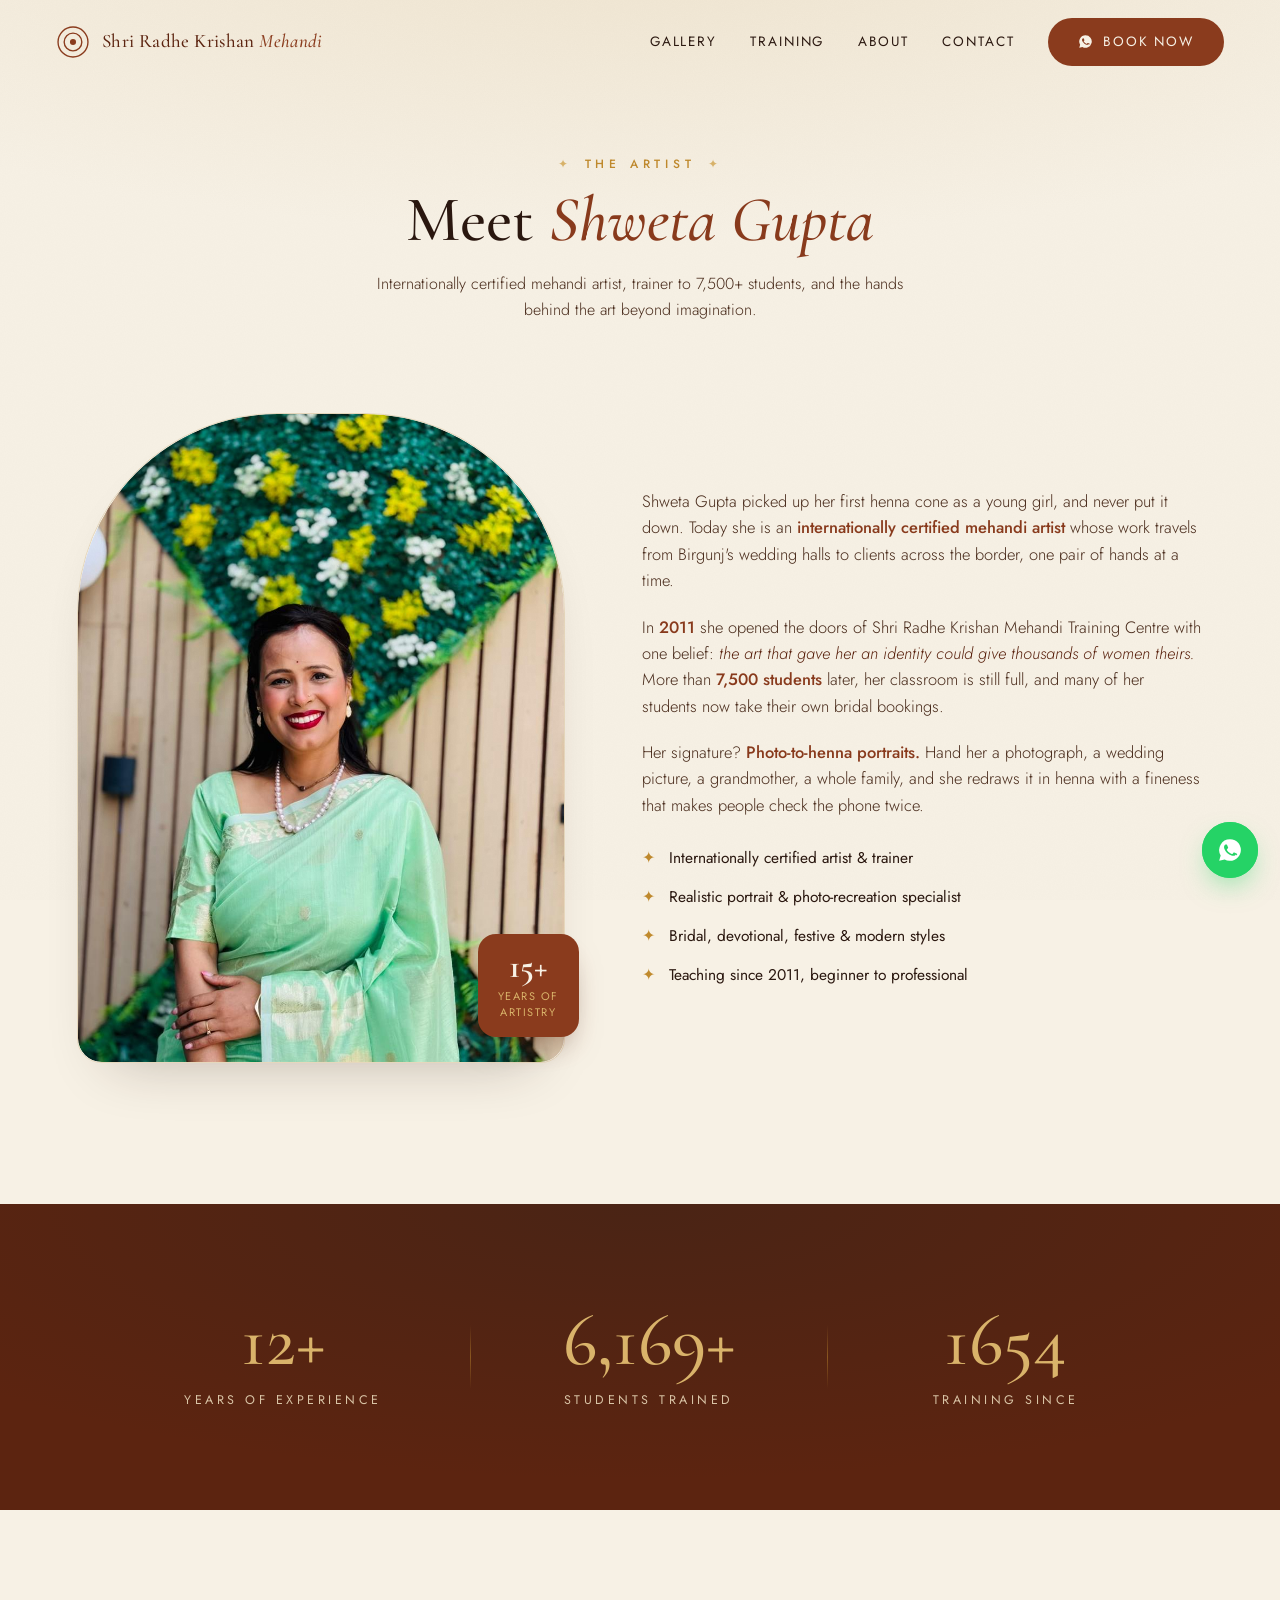
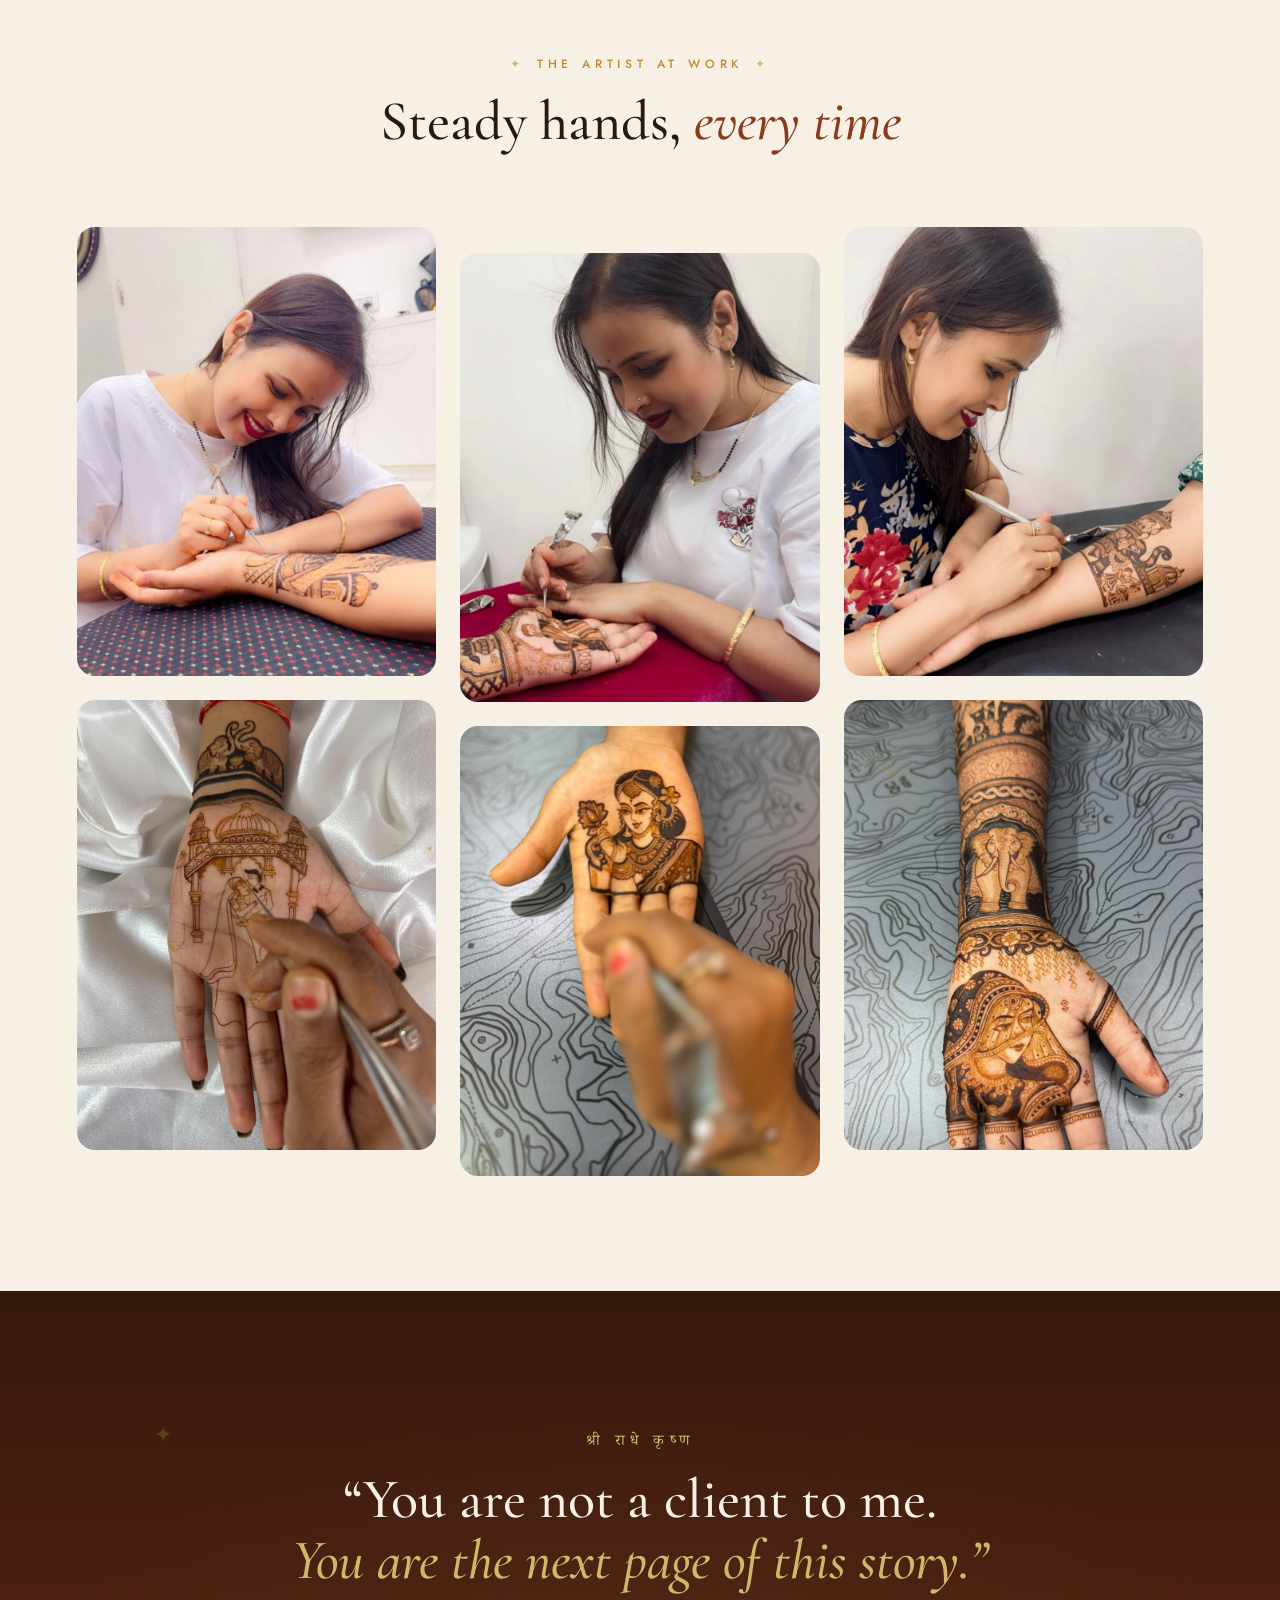
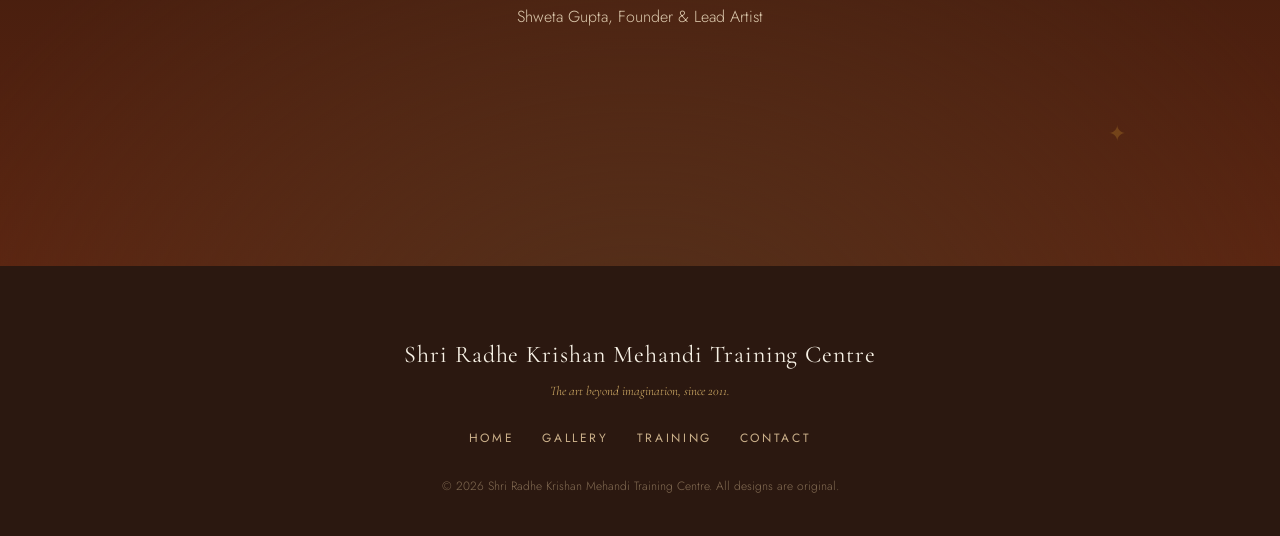
<file: about.html>
﻿<!DOCTYPE html>
<html lang="en">
<head>
<meta charset="UTF-8">
<meta name="viewport" content="width=device-width, initial-scale=1.0">
<title>About Shweta Gupta | Shri Radhe Krishan Mehandi Training Centre</title>
<meta name="description" content="Meet Shweta Gupta, internationally certified mehandi artist with 15+ years of experience, trainer of 7500+ students since 2011. The art beyond imagination.">
<meta name="theme-color" content="#5c2410">
<link rel="preconnect" href="https://fonts.googleapis.com">
<link rel="preconnect" href="https://fonts.gstatic.com" crossorigin>
<link href="https://fonts.googleapis.com/css2?family=Cormorant+Garamond:ital,wght@0,400;0,500;0,600;0,700;1,400;1,500&family=Jost:wght@300;400;500;600&family=Noto+Serif+Devanagari:wght@500&display=swap" rel="stylesheet">
<link rel="stylesheet" href="css/style.css?v=7">
<link rel="icon" href="data:image/svg+xml,<svg xmlns='http://www.w3.org/2000/svg' viewBox='0 0 100 100'><circle cx='50' cy='50' r='42' fill='%238a3b1d'/><circle cx='50' cy='50' r='26' fill='none' stroke='%23f6efe3' stroke-width='4'/><circle cx='50' cy='50' r='10' fill='%23f6efe3'/></svg>">
</head>
<body>

<div class="cursor-dot" id="cursorDot" aria-hidden="true"></div>

<header class="nav" id="nav">
  <a class="nav-brand" href="index.html">
    <svg viewBox="0 0 100 100" width="34" height="34" aria-hidden="true"><circle cx="50" cy="50" r="44" fill="none" stroke="currentColor" stroke-width="4"/><circle cx="50" cy="50" r="26" fill="none" stroke="currentColor" stroke-width="4"/><circle cx="50" cy="50" r="9" fill="currentColor"/></svg>
    <span>Shri Radhe Krishan <em>Mehandi</em></span>
  </a>
  <nav class="nav-links" id="navLinks">
    <a href="gallery.html">Gallery</a>
    <a href="training.html">Training</a>
    <a href="about.html">About</a>
    <a href="contact.html">Contact</a>
    <a class="nav-cta" href="https://wa.me/9779845516077" target="_blank" rel="noopener">
      <svg viewBox="0 0 24 24" width="15" height="15" fill="currentColor" aria-hidden="true"><path d="M12 2a10 10 0 0 0-8.6 15.1L2 22l5.1-1.3A10 10 0 1 0 12 2Zm5.4 14.1c-.2.6-1.3 1.2-1.8 1.2-.5.1-1 .2-3.3-.7-2.8-1.1-4.6-4-4.7-4.2-.1-.2-1.1-1.5-1.1-2.9s.7-2 1-2.3c.2-.3.5-.3.7-.3h.5c.2 0 .4 0 .6.5l.9 2.1c.1.2.1.4 0 .6l-.4.6-.5.5c-.2.2-.3.4-.1.7.2.3.8 1.4 1.8 2.2 1.3 1.1 2.3 1.5 2.6 1.6.3.1.5.1.7-.1l1-1.2c.2-.3.4-.2.7-.1l2 1c.3.1.5.2.6.4 0 .1 0 .8-.2 1.4Z"/></svg>
      Book Now</a>
  </nav>
  <button class="nav-toggle" id="navToggle" aria-label="Menu"><span></span><span></span></button>
</header>

<main>
  <section class="page-hero">
    <span class="kicker">The Artist</span>
    <h1>Meet <em>Shweta Gupta</em></h1>
    <p>Internationally certified mehandi artist, trainer to 7,500+ students, and the hands behind the art beyond imagination.</p>
  </section>

  <!-- portrait + story -->
  <section class="about section" style="padding-top:20px">
    <div class="about-grid">
      <div class="about-art reveal">
        <div class="about-frame photo-arch">
          <img src="assets/img/artist-01.jpg" alt="Shweta Gupta, founder of Shri Radhe Krishan Mehandi Training Centre">
        </div>
        <div class="about-badge float-y"><strong>15+</strong><span>years of<br>artistry</span></div>
      </div>
      <div class="about-copy">
        <p class="reveal">Shweta Gupta picked up her first henna cone as a young girl, and never put it down.
          Today she is an <strong>internationally certified mehandi artist</strong> whose work travels from
          Birgunj's wedding halls to clients across the border, one pair of hands at a time.</p>
        <p class="reveal">In <strong>2011</strong> she opened the doors of Shri Radhe Krishan Mehandi Training Centre
          with one belief: <em>the art that gave her an identity could give thousands of women theirs.</em>
          More than <strong>7,500 students</strong> later, her classroom is still full, and many of her students
          now take their own bridal bookings.</p>
        <p class="reveal">Her signature? <strong>Photo-to-henna portraits.</strong> Hand her a photograph, a wedding
          picture, a grandmother, a whole family, and she redraws it in henna with a fineness that makes people
          check the phone twice.</p>
        <ul class="about-points">
          <li class="reveal"><i>✦</i> Internationally certified artist &amp; trainer</li>
          <li class="reveal"><i>✦</i> Realistic portrait &amp; photo-recreation specialist</li>
          <li class="reveal"><i>✦</i> Bridal, devotional, festive &amp; modern styles</li>
          <li class="reveal"><i>✦</i> Teaching since 2011, beginner to professional</li>
        </ul>
      </div>
    </div>
  </section>

  <!-- stats -->
  <section class="stats">
    <div class="stats-inner">
      <div class="stat reveal"><strong><span class="count" data-count="15">0</span>+</strong><span>Years of Experience</span></div>
      <div class="stat-divider" aria-hidden="true"></div>
      <div class="stat reveal"><strong><span class="count" data-count="7500">0</span>+</strong><span>Students Trained</span></div>
      <div class="stat-divider" aria-hidden="true"></div>
      <div class="stat reveal"><strong><span class="count" data-count="2011" data-plain>0</span></strong><span>Training Since</span></div>
    </div>
  </section>

  <!-- at work -->
  <section class="section">
    <div class="section-head reveal">
      <span class="kicker">The Artist At Work</span>
      <h2>Steady hands, <em>every time</em></h2>
    </div>
    <div class="gallery-grid">
      <figure class="g-tile reveal" data-label="Applying a bridal design"><img src="assets/img/artist-02.jpg" alt="Shweta Gupta smiling while applying an arm design" loading="lazy"></figure>
      <figure class="g-tile reveal" data-label="Figure work in progress"><img src="assets/img/artist-03.jpg" alt="Shweta Gupta applying bridal figure design" loading="lazy"></figure>
      <figure class="g-tile reveal" data-label="Elephant motif, freehand"><img src="assets/img/artist-04.jpg" alt="Shweta Gupta drawing an elephant design on a client's arm" loading="lazy"></figure>
      <figure class="g-tile reveal" data-label="Sketching the composition"><img src="assets/img/proc-01.jpg" alt="Hands sketching a couple under a palace dome in henna" loading="lazy"></figure>
      <figure class="g-tile reveal" data-label="A lady with lotus, mid-draw"><img src="assets/img/proc-02.jpg" alt="Elegant lady portrait in henna being drawn on a palm" loading="lazy"></figure>
      <figure class="g-tile reveal" data-label="Bride's face taking shape"><img src="assets/img/proc-03.jpg" alt="Bride face palm design in progress" loading="lazy"></figure>
    </div>
  </section>

  <!-- founder message -->
  <section class="cta-banner">
    <div class="cta-inner reveal">
      <span class="loader-devanagari">श्री राधे कृष्ण</span>
      <h2>&ldquo;You are not a client to me.<br><em>You are the next page of this story.&rdquo;</em></h2>
      <p>Shweta Gupta, Founder &amp; Lead Artist</p>
      <div class="hero-actions">
        <a class="btn btn-light" href="https://wa.me/9779845516077" target="_blank" rel="noopener">Talk to Shweta</a>
        <a class="btn btn-ghost-light" href="gallery.html">See Her Work</a>
      </div>
    </div>
  </section>
</main>

<footer class="footer">
  <p class="footer-name">Shri Radhe Krishan Mehandi Training Centre</p>
  <p class="footer-tag">The art beyond imagination, since 2011.</p>
  <div class="footer-links">
    <a href="index.html">Home</a>
    <a href="gallery.html">Gallery</a>
    <a href="training.html">Training</a>
    <a href="contact.html">Contact</a>
  </div>
  <p class="footer-copy">© <span id="year"></span> Shri Radhe Krishan Mehandi Training Centre. All designs are original.</p>
</footer>

<a class="wa-float" href="https://wa.me/9779845516077" target="_blank" rel="noopener" aria-label="Chat on WhatsApp">
  <svg viewBox="0 0 24 24" width="26" height="26" fill="currentColor"><path d="M12 2a10 10 0 0 0-8.6 15.1L2 22l5.1-1.3A10 10 0 1 0 12 2Zm5.4 14.1c-.2.6-1.3 1.2-1.8 1.2-.5.1-1 .2-3.3-.7-2.8-1.1-4.6-4-4.7-4.2-.1-.2-1.1-1.5-1.1-2.9s.7-2 1-2.3c.2-.3.5-.3.7-.3h.5c.2 0 .4 0 .6.5l.9 2.1c.1.2.1.4 0 .6l-.4.6-.5.5c-.2.2-.3.4-.1.7.2.3.8 1.4 1.8 2.2 1.3 1.1 2.3 1.5 2.6 1.6.3.1.5.1.7-.1l1-1.2c.2-.3.4-.2.7-.1l2 1c.3.1.5.2.6.4 0 .1 0 .8-.2 1.4Z"/></svg>
</a>

<script src="js/main.js?v=7"></script>
</body>
</html>
</file>
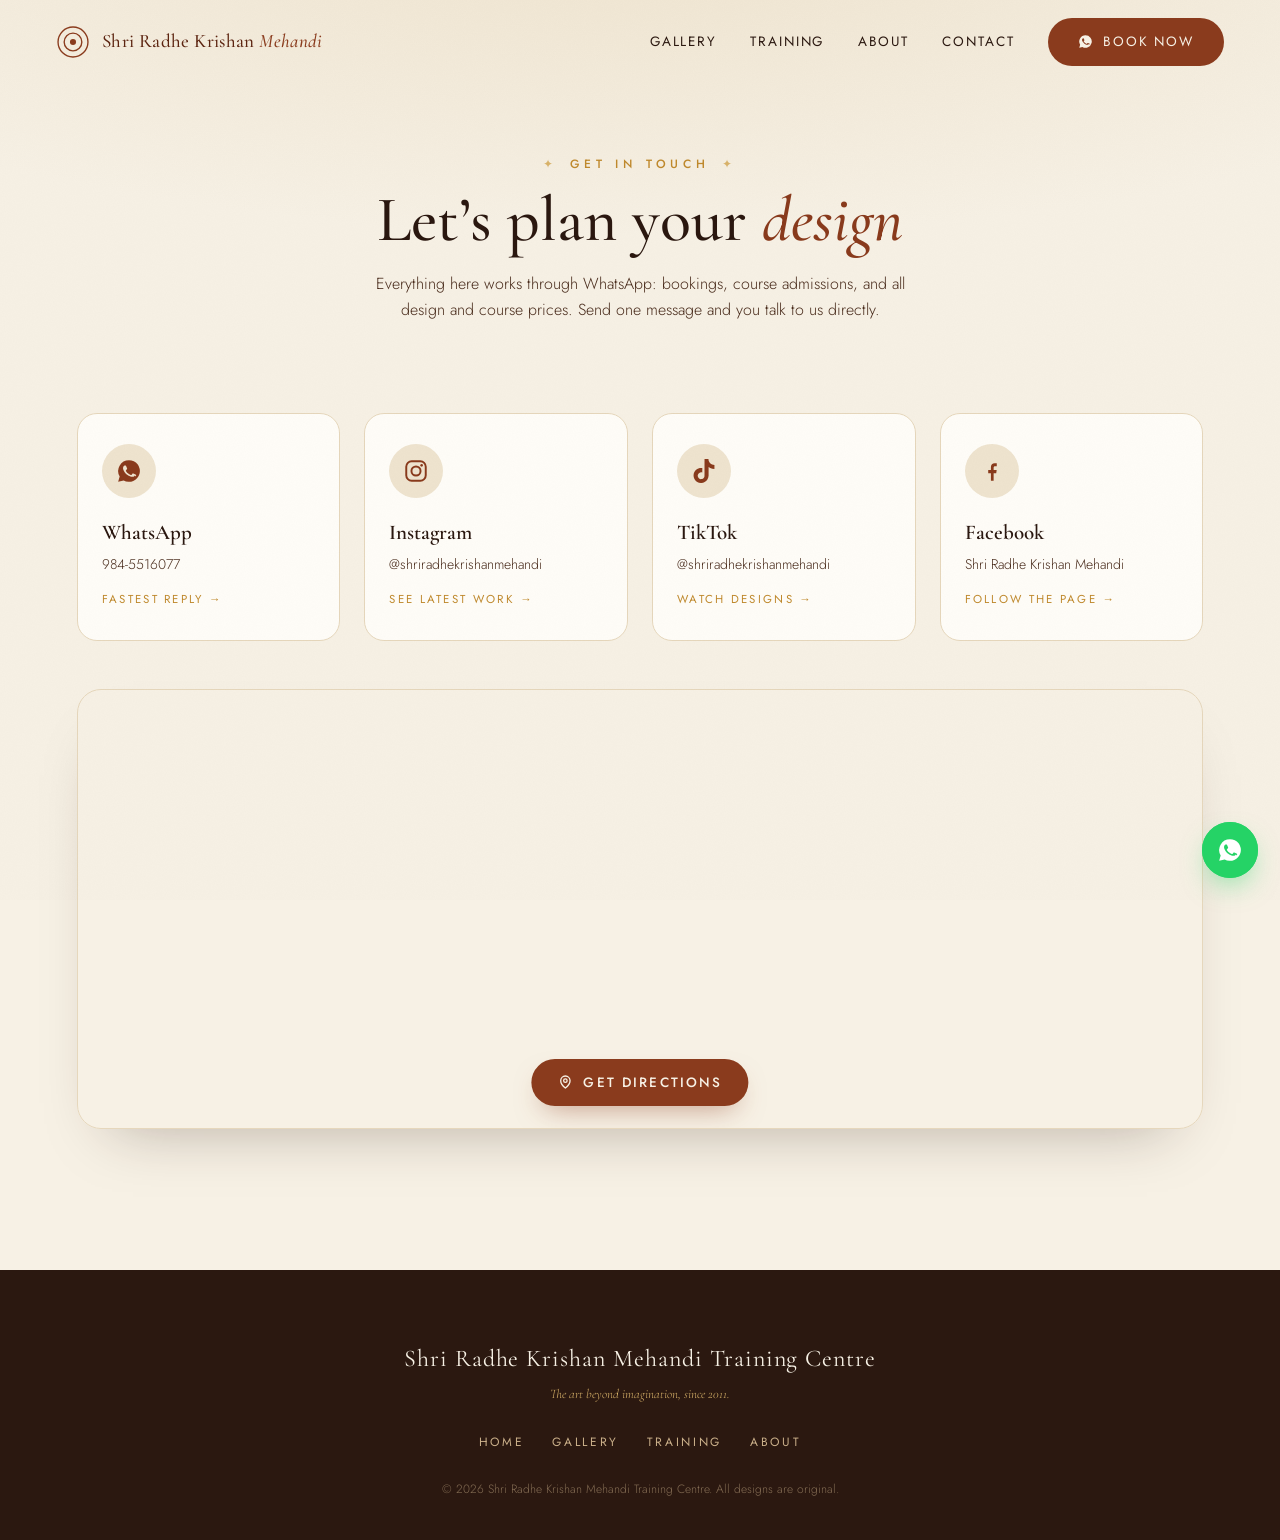
<file: contact.html>
﻿<!DOCTYPE html>
<html lang="en">
<head>
<meta charset="UTF-8">
<meta name="viewport" content="width=device-width, initial-scale=1.0">
<title>Contact | Shri Radhe Krishan Mehandi Training Centre</title>
<meta name="description" content="Book your mehandi or join a class, WhatsApp 984-5516077, Instagram/TikTok @shriradhekrishanmehandi. Find us in Birgunj on Google Maps.">
<meta name="theme-color" content="#5c2410">
<link rel="preconnect" href="https://fonts.googleapis.com">
<link rel="preconnect" href="https://fonts.gstatic.com" crossorigin>
<link href="https://fonts.googleapis.com/css2?family=Cormorant+Garamond:ital,wght@0,400;0,500;0,600;0,700;1,400;1,500&family=Jost:wght@300;400;500;600&family=Noto+Serif+Devanagari:wght@500&display=swap" rel="stylesheet">
<link rel="stylesheet" href="css/style.css?v=7">
<link rel="icon" href="data:image/svg+xml,<svg xmlns='http://www.w3.org/2000/svg' viewBox='0 0 100 100'><circle cx='50' cy='50' r='42' fill='%238a3b1d'/><circle cx='50' cy='50' r='26' fill='none' stroke='%23f6efe3' stroke-width='4'/><circle cx='50' cy='50' r='10' fill='%23f6efe3'/></svg>">
</head>
<body>

<div class="cursor-dot" id="cursorDot" aria-hidden="true"></div>

<header class="nav" id="nav">
  <a class="nav-brand" href="index.html">
    <svg viewBox="0 0 100 100" width="34" height="34" aria-hidden="true"><circle cx="50" cy="50" r="44" fill="none" stroke="currentColor" stroke-width="4"/><circle cx="50" cy="50" r="26" fill="none" stroke="currentColor" stroke-width="4"/><circle cx="50" cy="50" r="9" fill="currentColor"/></svg>
    <span>Shri Radhe Krishan <em>Mehandi</em></span>
  </a>
  <nav class="nav-links" id="navLinks">
    <a href="gallery.html">Gallery</a>
    <a href="training.html">Training</a>
    <a href="about.html">About</a>
    <a href="contact.html">Contact</a>
    <a class="nav-cta" href="https://wa.me/9779845516077" target="_blank" rel="noopener">
      <svg viewBox="0 0 24 24" width="15" height="15" fill="currentColor" aria-hidden="true"><path d="M12 2a10 10 0 0 0-8.6 15.1L2 22l5.1-1.3A10 10 0 1 0 12 2Zm5.4 14.1c-.2.6-1.3 1.2-1.8 1.2-.5.1-1 .2-3.3-.7-2.8-1.1-4.6-4-4.7-4.2-.1-.2-1.1-1.5-1.1-2.9s.7-2 1-2.3c.2-.3.5-.3.7-.3h.5c.2 0 .4 0 .6.5l.9 2.1c.1.2.1.4 0 .6l-.4.6-.5.5c-.2.2-.3.4-.1.7.2.3.8 1.4 1.8 2.2 1.3 1.1 2.3 1.5 2.6 1.6.3.1.5.1.7-.1l1-1.2c.2-.3.4-.2.7-.1l2 1c.3.1.5.2.6.4 0 .1 0 .8-.2 1.4Z"/></svg>
      Book Now</a>
  </nav>
  <button class="nav-toggle" id="navToggle" aria-label="Menu"><span></span><span></span></button>
</header>

<main>
  <section class="page-hero">
    <span class="kicker">Get In Touch</span>
    <h1>Let&rsquo;s plan your <em>design</em></h1>
    <p>Everything here works through WhatsApp: bookings, course admissions, and all design and course prices. Send one message and you talk to us directly.</p>
  </section>

  <section class="section contact" style="padding-top:20px">
    <div class="contact-grid">
      <a class="c-card reveal" href="https://wa.me/9779845516077" target="_blank" rel="noopener">
        <i>
          <svg viewBox="0 0 24 24" width="26" height="26" fill="currentColor"><path d="M12 2a10 10 0 0 0-8.6 15.1L2 22l5.1-1.3A10 10 0 1 0 12 2Zm5.4 14.1c-.2.6-1.3 1.2-1.8 1.2-.5.1-1 .2-3.3-.7-2.8-1.1-4.6-4-4.7-4.2-.1-.2-1.1-1.5-1.1-2.9s.7-2 1-2.3c.2-.3.5-.3.7-.3h.5c.2 0 .4 0 .6.5l.9 2.1c.1.2.1.4 0 .6l-.4.6-.5.5c-.2.2-.3.4-.1.7.2.3.8 1.4 1.8 2.2 1.3 1.1 2.3 1.5 2.6 1.6.3.1.5.1.7-.1l1-1.2c.2-.3.4-.2.7-.1l2 1c.3.1.5.2.6.4 0 .1 0 .8-.2 1.4Z"/></svg>
        </i>
        <h4>WhatsApp</h4><p>984-5516077</p><span>Fastest reply →</span>
      </a>
      <a class="c-card reveal" href="https://www.instagram.com/shriradhekrishanmehandi" target="_blank" rel="noopener">
        <i>
          <svg viewBox="0 0 24 24" width="26" height="26" fill="none" stroke="currentColor" stroke-width="1.8"><rect x="3" y="3" width="18" height="18" rx="5"/><circle cx="12" cy="12" r="4.2"/><circle cx="17.2" cy="6.8" r="1.2" fill="currentColor" stroke="none"/></svg>
        </i>
        <h4>Instagram</h4><p>@shriradhekrishanmehandi</p><span>See latest work →</span>
      </a>
      <a class="c-card reveal" href="https://www.tiktok.com/@shriradhekrishanmehandi" target="_blank" rel="noopener">
        <i>
          <svg viewBox="0 0 24 24" width="24" height="24" fill="currentColor"><path d="M12.53.02C13.84 0 15.14.01 16.44 0c.08 1.53.63 3.09 1.75 4.17 1.12 1.11 2.7 1.62 4.24 1.79v4.03c-1.44-.05-2.89-.35-4.2-.97-.57-.26-1.1-.59-1.62-.93-.01 2.92.01 5.84-.02 8.75-.08 1.4-.54 2.79-1.35 3.94-1.31 1.92-3.58 3.17-5.91 3.21-1.43.08-2.86-.31-4.08-1.03-2.02-1.19-3.44-3.37-3.65-5.71-.02-.5-.03-1-.01-1.49.18-1.9 1.12-3.72 2.58-4.96 1.66-1.44 3.98-2.13 6.15-1.72.02 1.48-.04 2.96-.04 4.44-.99-.32-2.15-.23-3.02.37-.63.41-1.11 1.04-1.36 1.75-.21.51-.15 1.07-.14 1.61.24 1.64 1.82 3.02 3.5 2.87 1.12-.01 2.19-.66 2.77-1.61.19-.33.4-.67.41-1.06.1-1.79.06-3.57.07-5.36.01-4.03-.01-8.05.02-12.07z"/></svg>
        </i>
        <h4>TikTok</h4><p>@shriradhekrishanmehandi</p><span>Watch designs →</span>
      </a>
      <a class="c-card reveal" href="https://www.facebook.com/ShriRadheKrishanMehandiTrainingCentre/" target="_blank" rel="noopener">
        <i>
          <svg viewBox="0 0 24 24" width="26" height="26" fill="currentColor"><path d="M13.5 21v-7h2.4l.4-3h-2.8V9.1c0-.9.3-1.5 1.6-1.5h1.3V4.9c-.3 0-1.1-.1-2-.1-2 0-3.4 1.2-3.4 3.5V11H8.5v3H11v7h2.5Z"/></svg>
        </i>
        <h4>Facebook</h4><p>Shri Radhe Krishan Mehandi</p><span>Follow the page →</span>
      </a>
    </div>

    <div class="map-wrap reveal">
      <iframe
        src="https://www.google.com/maps/embed?pb=!1m18!1m12!1m3!1d3597.5!2d84.8782798!3d27.0123435!2m3!1f0!2f0!3f0!3m2!1i1024!2i768!4f13.1!3m3!1m2!1s0x3993550009ea0fcf%3A0x6daf4bf0ec605274!2sShri%20Radhe%20Krishan%20Mehandi%20Training%20Centre!5e0!3m2!1sen!2snp!4v1719900000000"
        loading="lazy" allowfullscreen referrerpolicy="no-referrer-when-downgrade"
        title="Shri Radhe Krishan Mehandi Training Centre on Google Maps"></iframe>
      <a class="btn btn-primary map-btn" href="https://www.google.com/maps/place/Shri+Radhe+Krishan+Mehandi+Training+Centre/@27.0123435,84.8757049,17z/data=!3m1!4b1!4m6!3m5!1s0x3993550009ea0fcf:0x6daf4bf0ec605274!8m2!3d27.0123435!4d84.8782798!16s%2Fg%2F11ybg_g_5r" target="_blank" rel="noopener">
        <svg viewBox="0 0 24 24" width="16" height="16" fill="none" stroke="currentColor" stroke-width="2" aria-hidden="true"><path d="M12 21s-7-5.5-7-11a7 7 0 0 1 14 0c0 5.5-7 11-7 11Z"/><circle cx="12" cy="10" r="2.6"/></svg>
        Get Directions
      </a>
    </div>
  </section>
</main>

<footer class="footer">
  <p class="footer-name">Shri Radhe Krishan Mehandi Training Centre</p>
  <p class="footer-tag">The art beyond imagination, since 2011.</p>
  <div class="footer-links">
    <a href="index.html">Home</a>
    <a href="gallery.html">Gallery</a>
    <a href="training.html">Training</a>
    <a href="about.html">About</a>
  </div>
  <p class="footer-copy">© <span id="year"></span> Shri Radhe Krishan Mehandi Training Centre. All designs are original.</p>
</footer>

<a class="wa-float" href="https://wa.me/9779845516077" target="_blank" rel="noopener" aria-label="Chat on WhatsApp">
  <svg viewBox="0 0 24 24" width="26" height="26" fill="currentColor"><path d="M12 2a10 10 0 0 0-8.6 15.1L2 22l5.1-1.3A10 10 0 1 0 12 2Zm5.4 14.1c-.2.6-1.3 1.2-1.8 1.2-.5.1-1 .2-3.3-.7-2.8-1.1-4.6-4-4.7-4.2-.1-.2-1.1-1.5-1.1-2.9s.7-2 1-2.3c.2-.3.5-.3.7-.3h.5c.2 0 .4 0 .6.5l.9 2.1c.1.2.1.4 0 .6l-.4.6-.5.5c-.2.2-.3.4-.1.7.2.3.8 1.4 1.8 2.2 1.3 1.1 2.3 1.5 2.6 1.6.3.1.5.1.7-.1l1-1.2c.2-.3.4-.2.7-.1l2 1c.3.1.5.2.6.4 0 .1 0 .8-.2 1.4Z"/></svg>
</a>

<script src="js/main.js?v=7"></script>
</body>
</html>
</file>
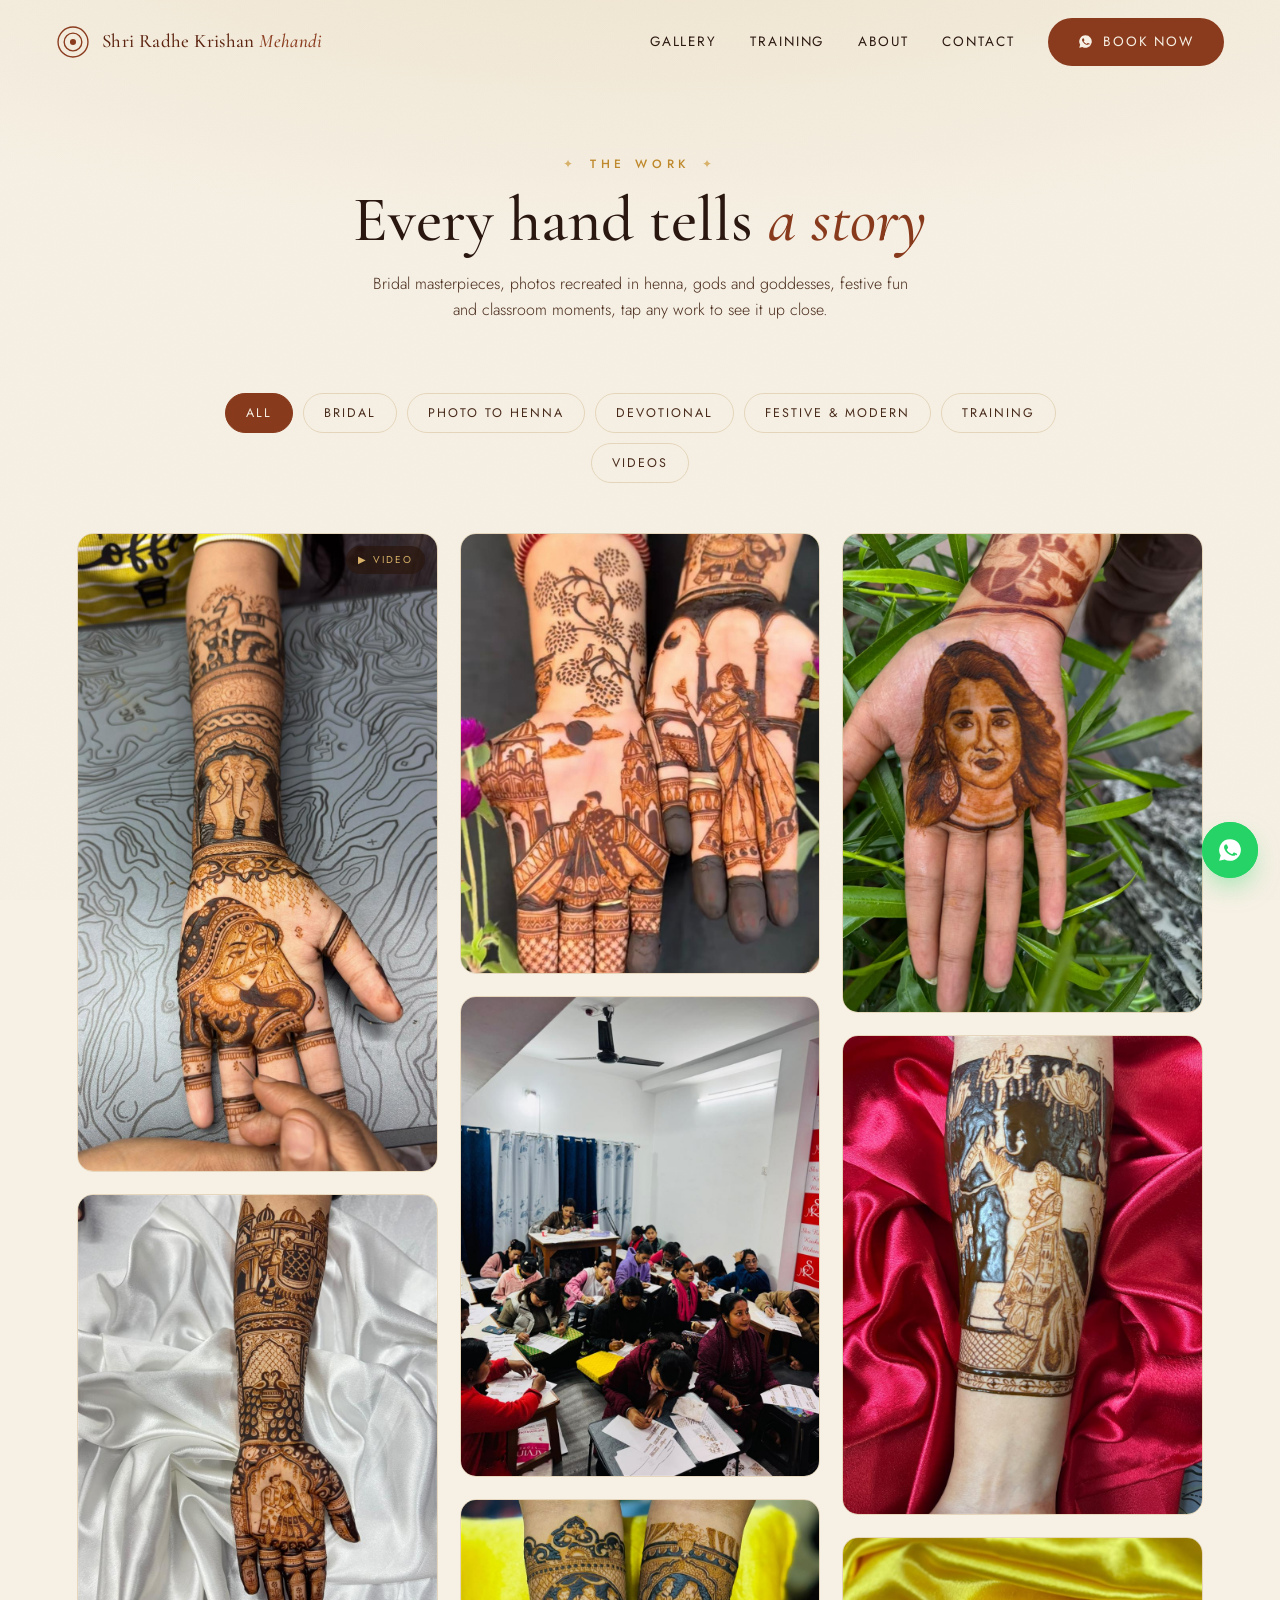
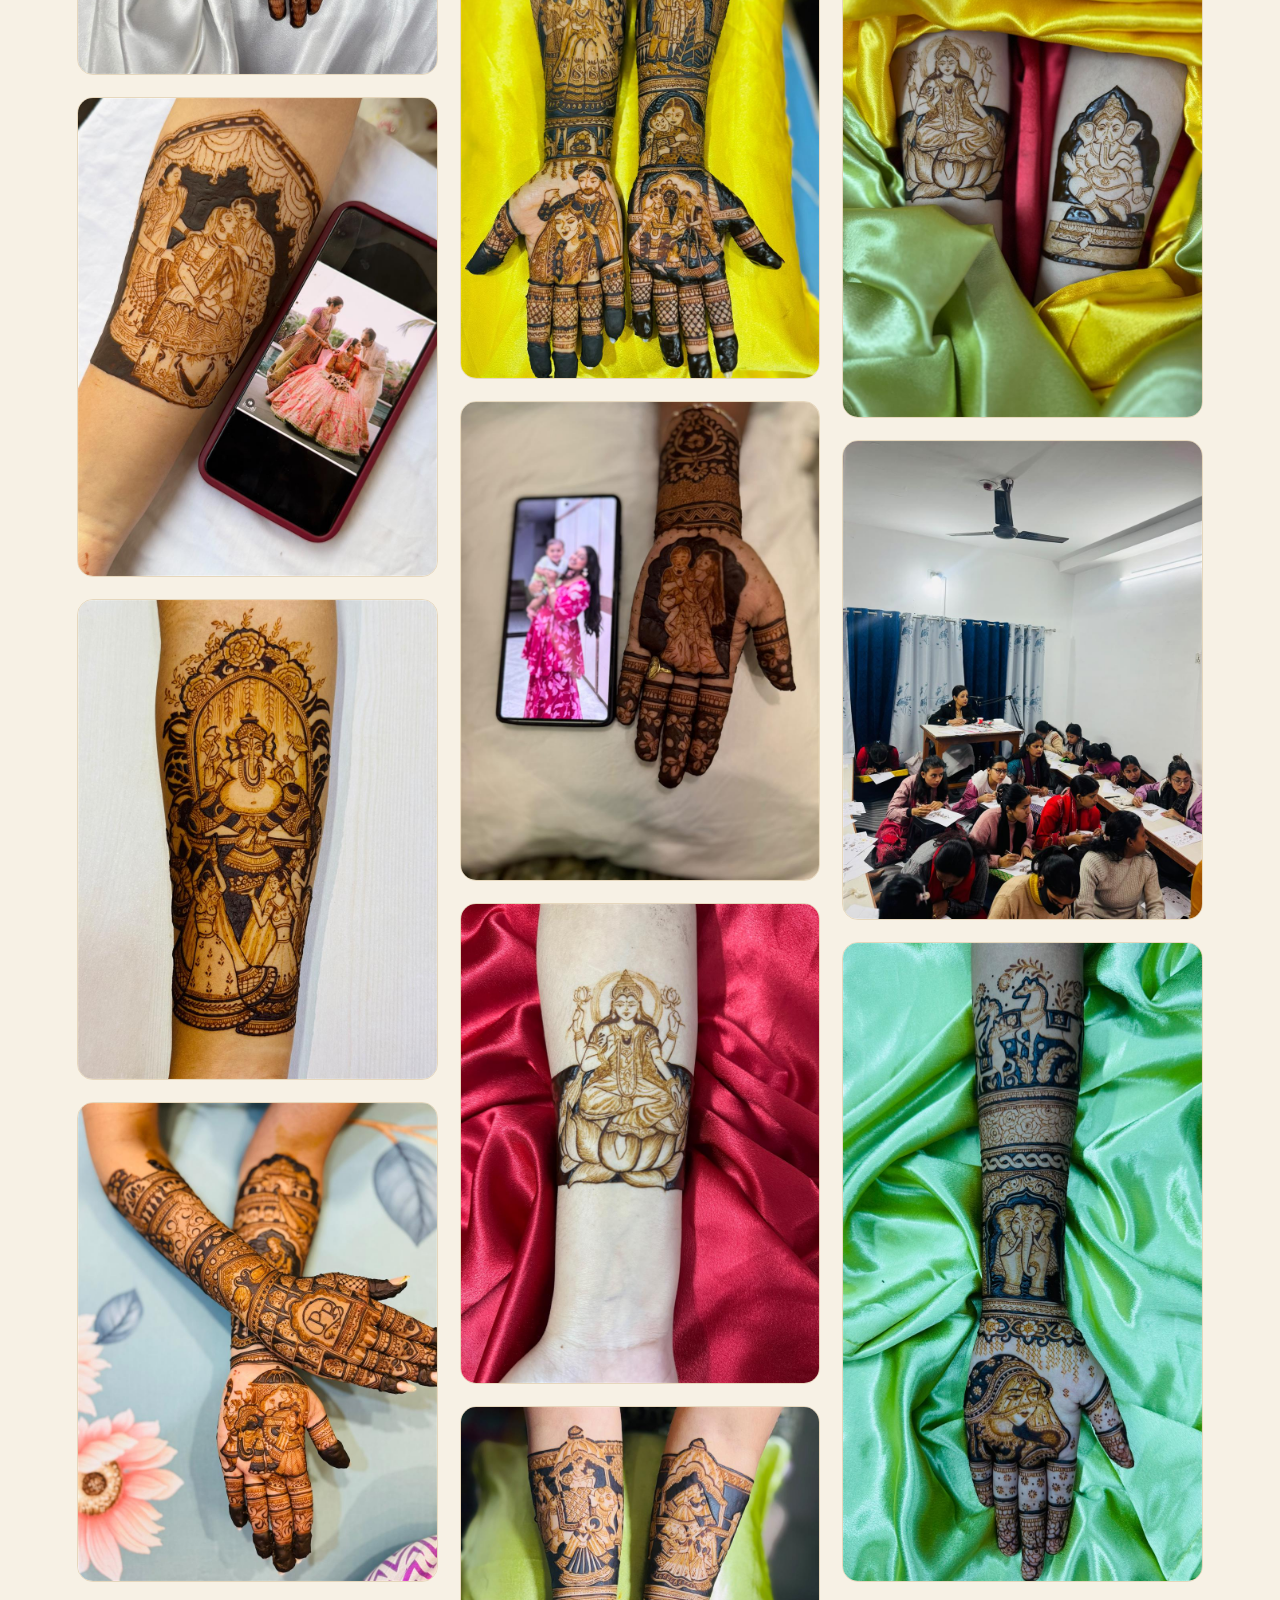
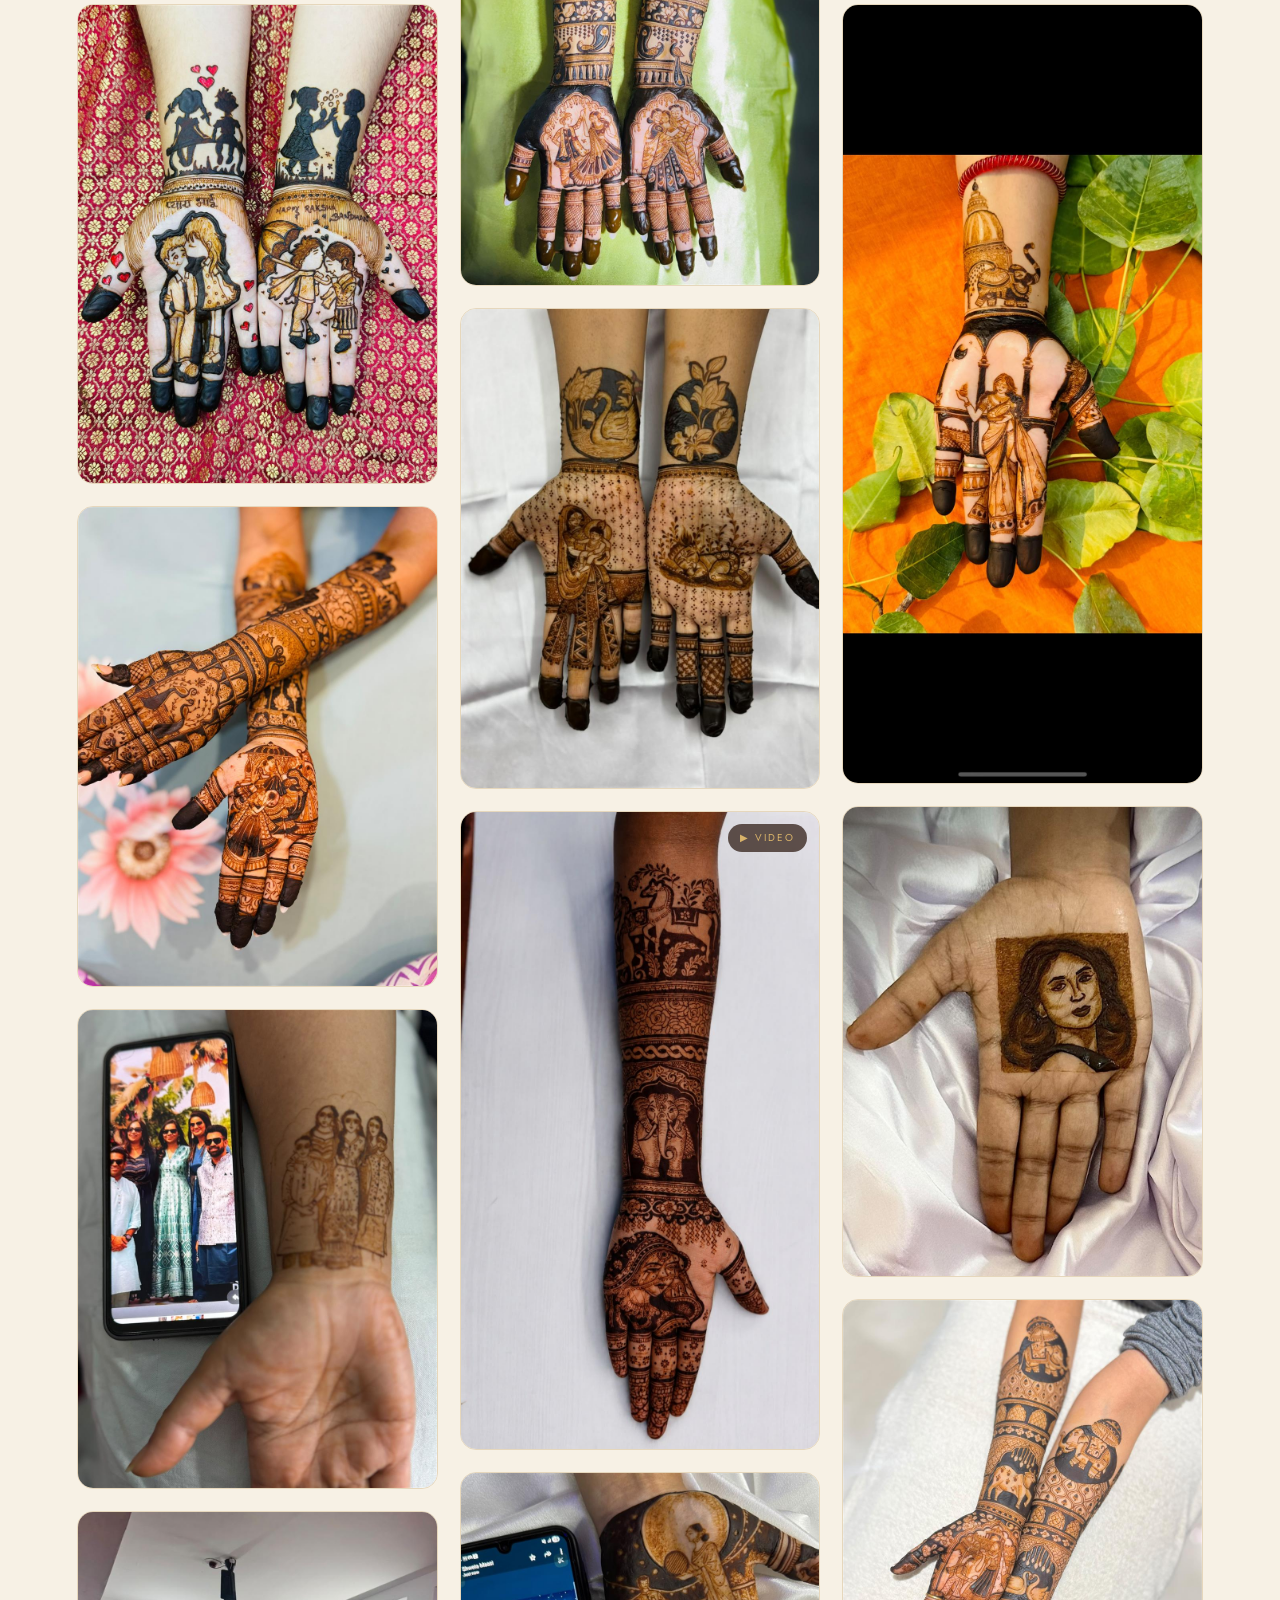
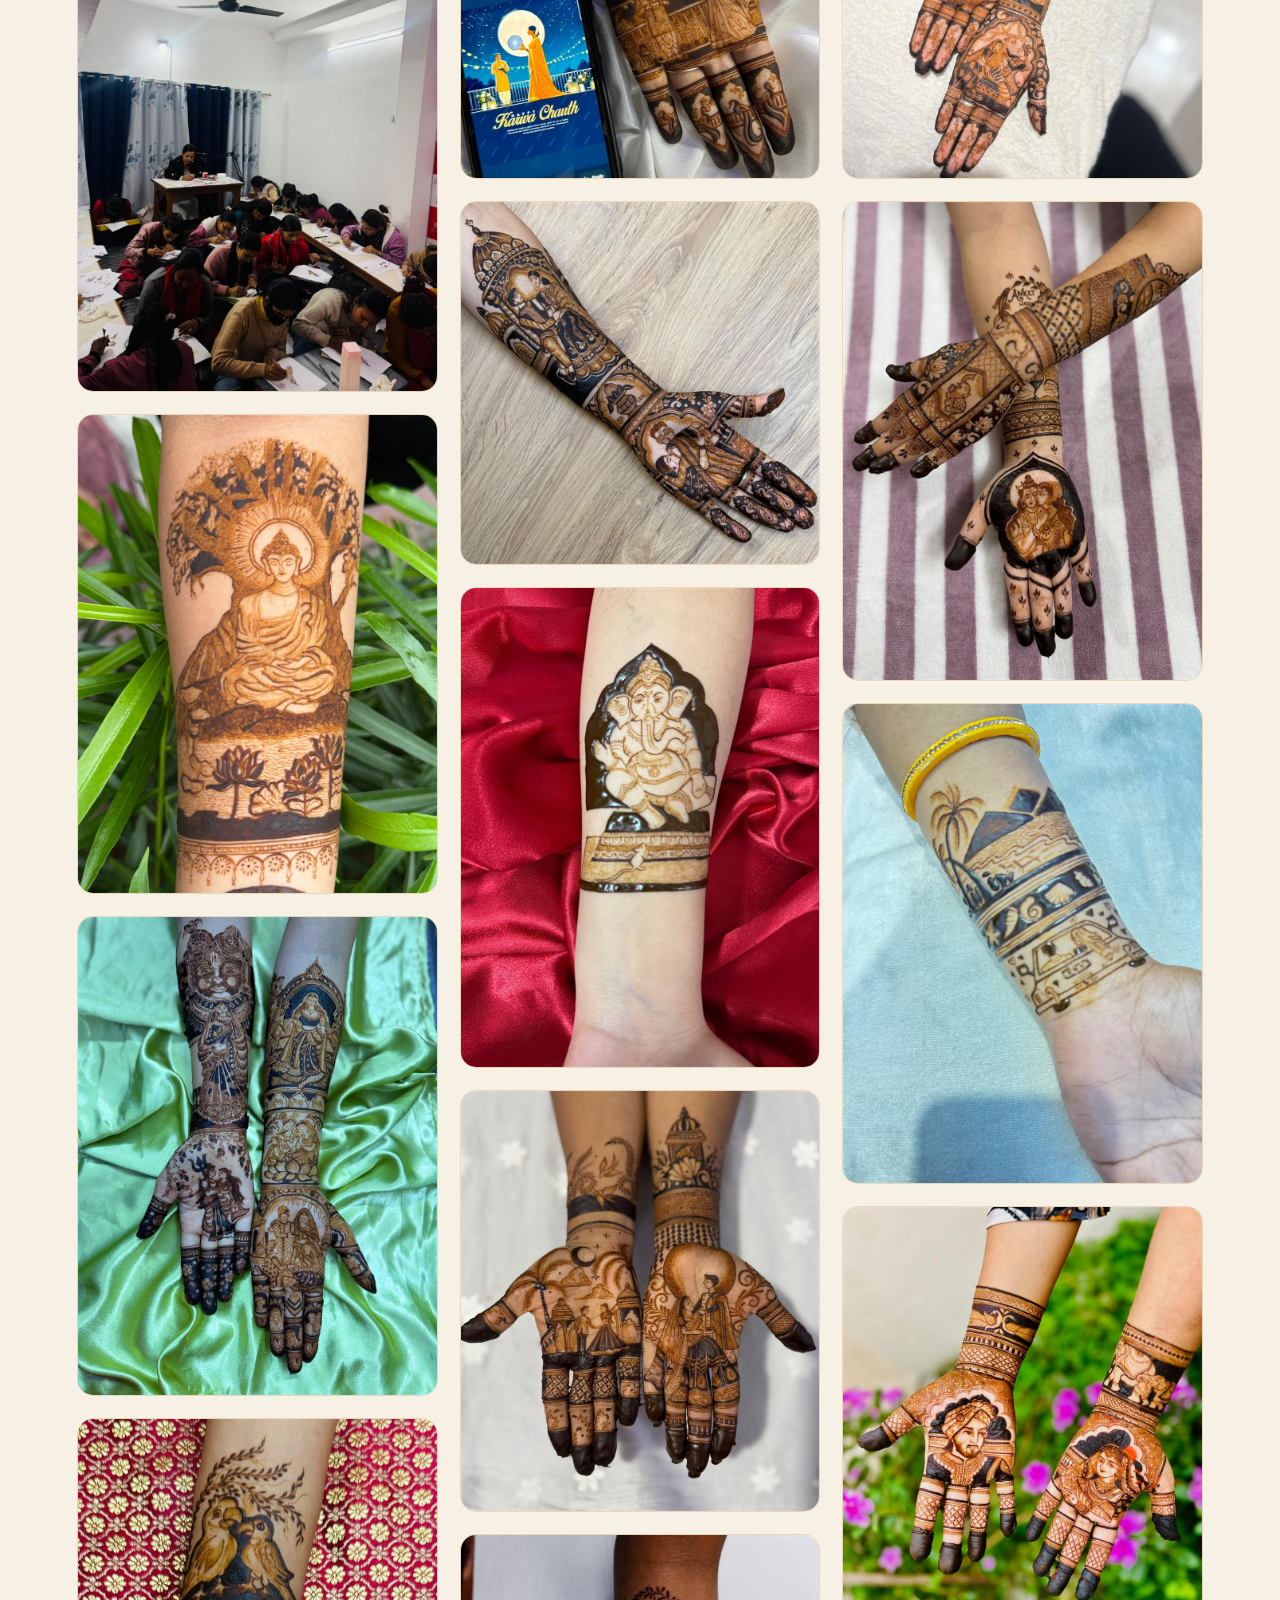
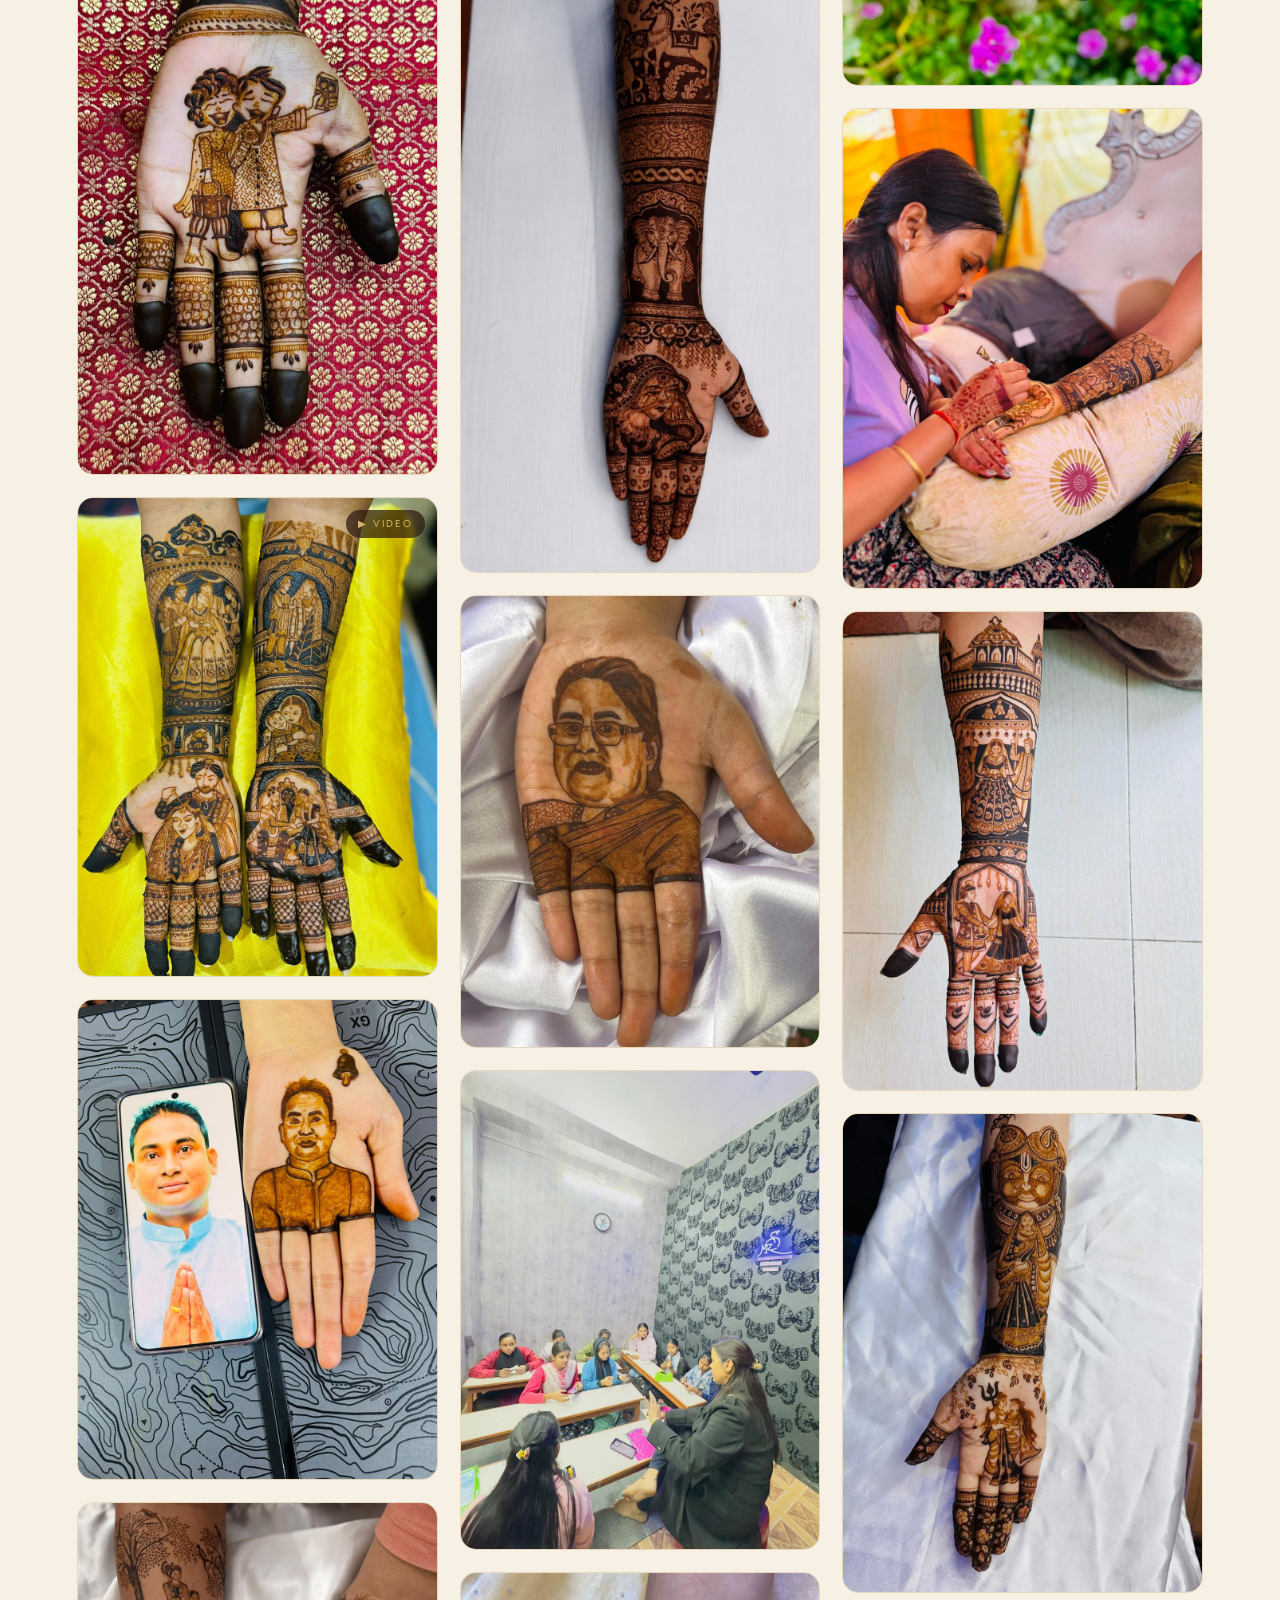
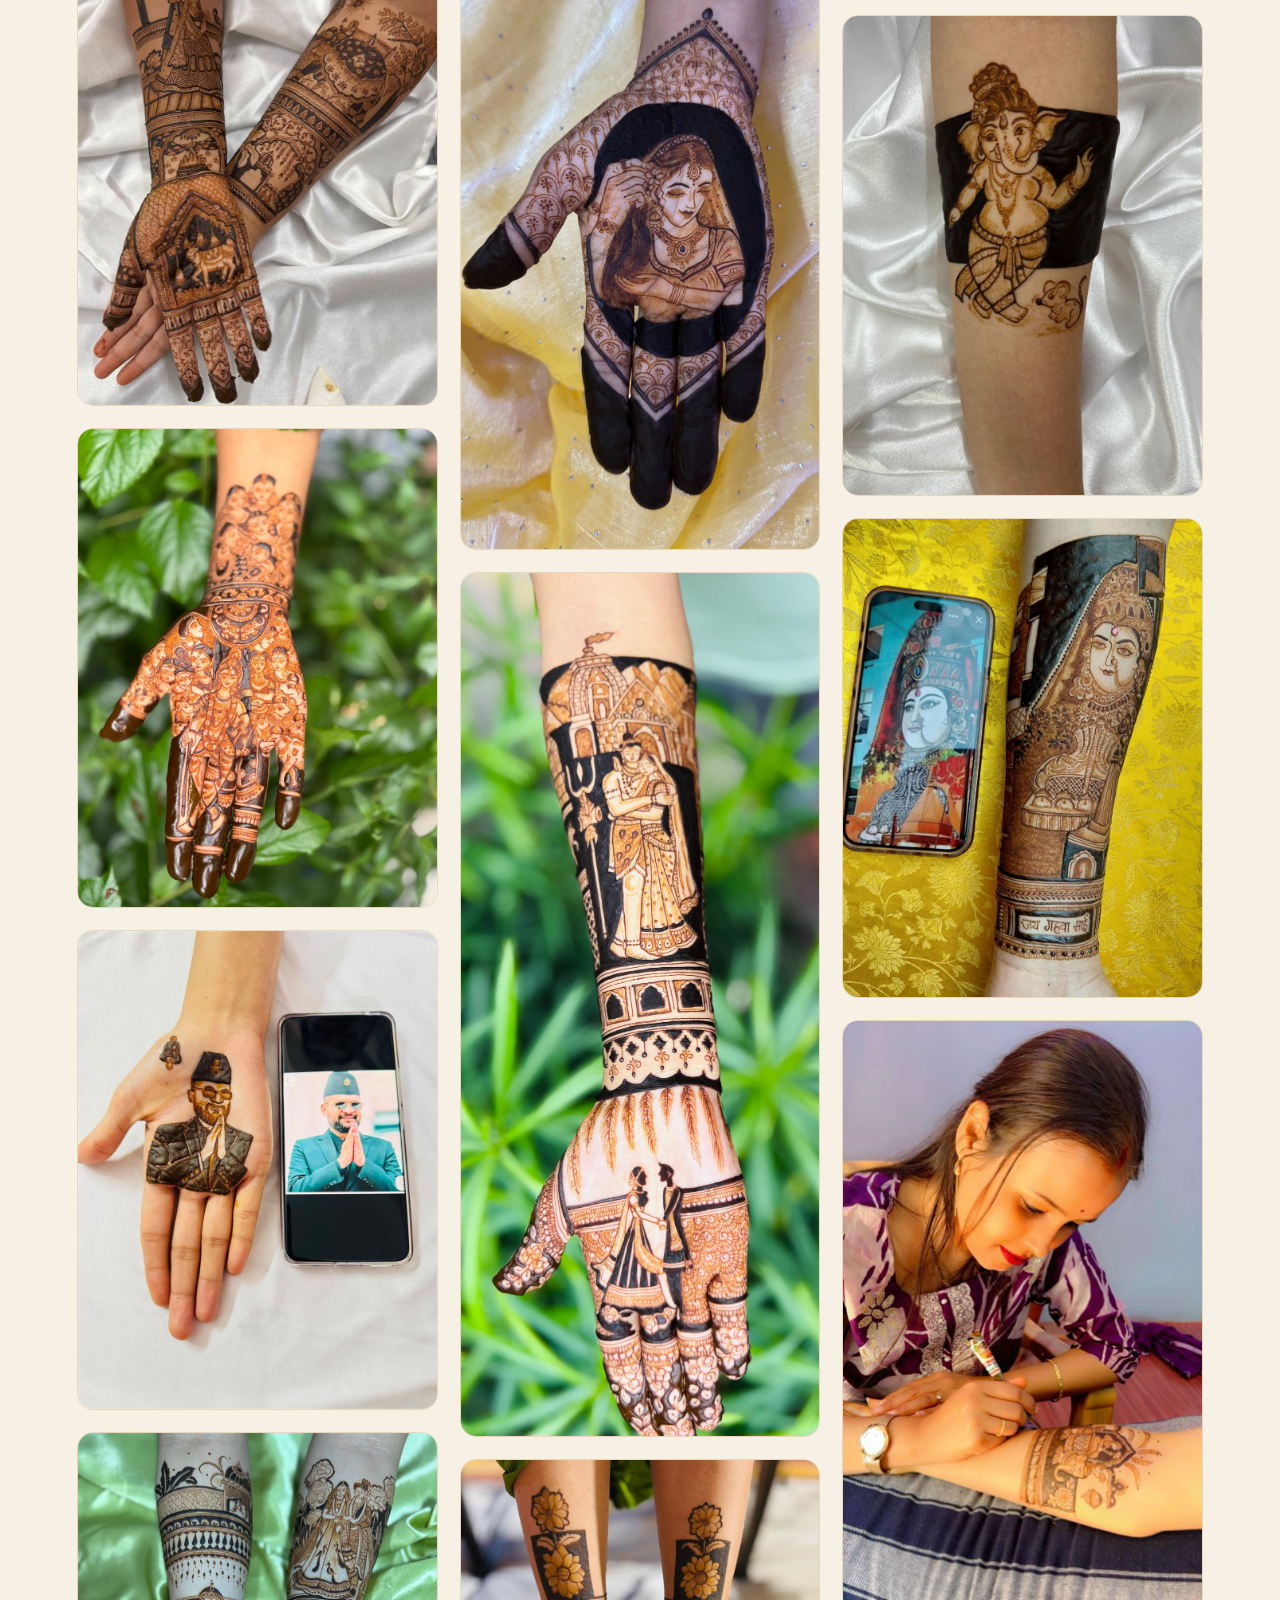
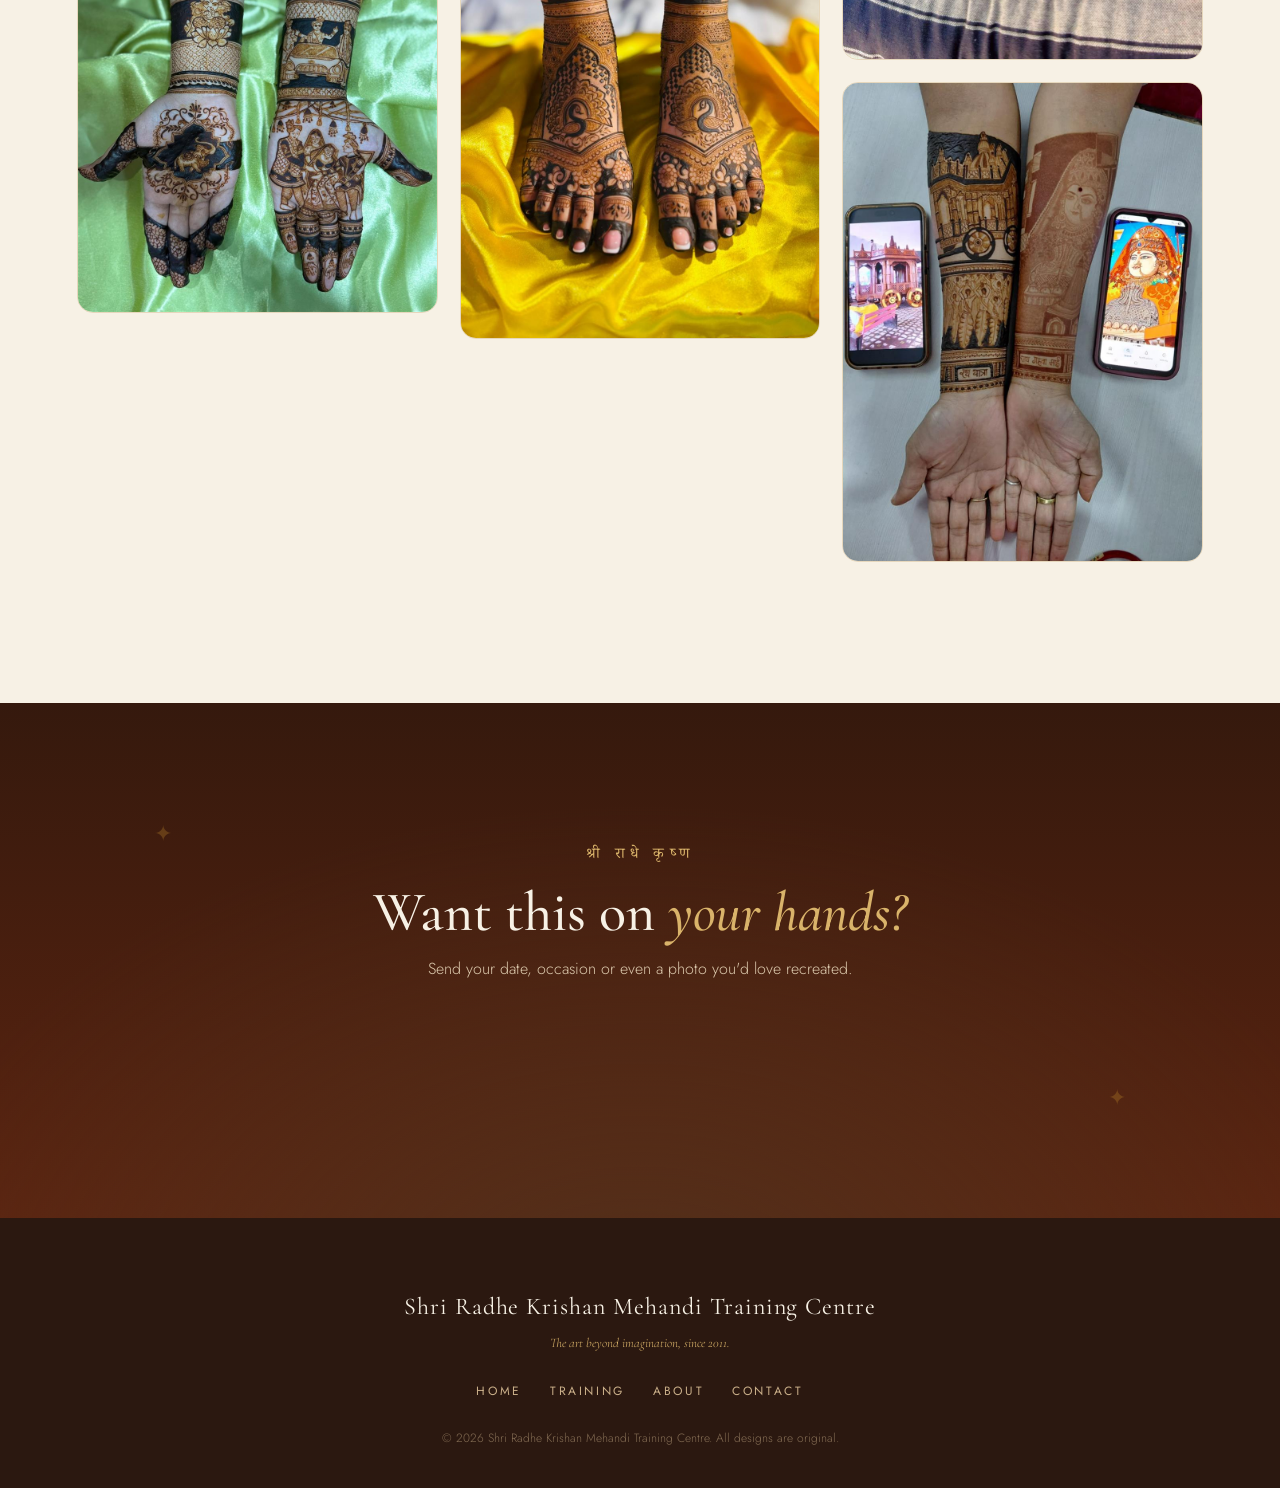
<file: gallery.html>
﻿<!DOCTYPE html>
<html lang="en">
<head>
<meta charset="UTF-8">
<meta name="viewport" content="width=device-width, initial-scale=1.0">
<title>Gallery | Shri Radhe Krishan Mehandi Training Centre</title>
<meta name="description" content="Bridal mehandi, photo-to-henna portraits, devotional art, festive designs and training moments, the full gallery of Shweta Gupta's work.">
<meta name="theme-color" content="#5c2410">
<link rel="preconnect" href="https://fonts.googleapis.com">
<link rel="preconnect" href="https://fonts.gstatic.com" crossorigin>
<link href="https://fonts.googleapis.com/css2?family=Cormorant+Garamond:ital,wght@0,400;0,500;0,600;0,700;1,400;1,500&family=Jost:wght@300;400;500;600&family=Noto+Serif+Devanagari:wght@500&display=swap" rel="stylesheet">
<link rel="stylesheet" href="css/style.css?v=7">
<link rel="icon" href="data:image/svg+xml,<svg xmlns='http://www.w3.org/2000/svg' viewBox='0 0 100 100'><circle cx='50' cy='50' r='42' fill='%238a3b1d'/><circle cx='50' cy='50' r='26' fill='none' stroke='%23f6efe3' stroke-width='4'/><circle cx='50' cy='50' r='10' fill='%23f6efe3'/></svg>">
</head>
<body>

<div class="cursor-dot" id="cursorDot" aria-hidden="true"></div>

<header class="nav" id="nav">
  <a class="nav-brand" href="index.html">
    <svg viewBox="0 0 100 100" width="34" height="34" aria-hidden="true"><circle cx="50" cy="50" r="44" fill="none" stroke="currentColor" stroke-width="4"/><circle cx="50" cy="50" r="26" fill="none" stroke="currentColor" stroke-width="4"/><circle cx="50" cy="50" r="9" fill="currentColor"/></svg>
    <span>Shri Radhe Krishan <em>Mehandi</em></span>
  </a>
  <nav class="nav-links" id="navLinks">
    <a href="gallery.html">Gallery</a>
    <a href="training.html">Training</a>
    <a href="about.html">About</a>
    <a href="contact.html">Contact</a>
    <a class="nav-cta" href="https://wa.me/9779845516077" target="_blank" rel="noopener">
      <svg viewBox="0 0 24 24" width="15" height="15" fill="currentColor" aria-hidden="true"><path d="M12 2a10 10 0 0 0-8.6 15.1L2 22l5.1-1.3A10 10 0 1 0 12 2Zm5.4 14.1c-.2.6-1.3 1.2-1.8 1.2-.5.1-1 .2-3.3-.7-2.8-1.1-4.6-4-4.7-4.2-.1-.2-1.1-1.5-1.1-2.9s.7-2 1-2.3c.2-.3.5-.3.7-.3h.5c.2 0 .4 0 .6.5l.9 2.1c.1.2.1.4 0 .6l-.4.6-.5.5c-.2.2-.3.4-.1.7.2.3.8 1.4 1.8 2.2 1.3 1.1 2.3 1.5 2.6 1.6.3.1.5.1.7-.1l1-1.2c.2-.3.4-.2.7-.1l2 1c.3.1.5.2.6.4 0 .1 0 .8-.2 1.4Z"/></svg>
      Book Now</a>
  </nav>
  <button class="nav-toggle" id="navToggle" aria-label="Menu"><span></span><span></span></button>
</header>

<main>
  <section class="page-hero">
    <span class="kicker">The Work</span>
    <h1>Every hand tells <em>a story</em></h1>
    <p>Bridal masterpieces, photos recreated in henna, gods and goddesses, festive fun and classroom moments, tap any work to see it up close.</p>
  </section>

  <section class="section" style="padding-top:0">
    <div class="g-filters reveal">
      <button class="g-filter active" data-filter="all">All</button>
      <button class="g-filter" data-filter="bridal">Bridal</button>
      <button class="g-filter" data-filter="portrait">Photo to Henna</button>
      <button class="g-filter" data-filter="devotional">Devotional</button>
      <button class="g-filter" data-filter="festive">Festive &amp; Modern</button>
      <button class="g-filter" data-filter="training">Training</button>
      <button class="g-filter" data-filter="video">Videos</button>
    </div>

    <div class="gx-grid">
      <!-- videos first -->
      <figure class="gx-item reveal" data-cat="video" data-label="Live: Bridal design in progress"><span class="play-badge">▶ Video</span><video muted loop playsinline preload="metadata" poster="assets/img/proc-03.jpg" onmouseover="this.play()" onmouseout="this.pause()"><source src="assets/video/reel-01.mp4" type="video/mp4"></video></figure>
      <figure class="gx-item reveal" data-cat="bridal" data-label="Bridal: Palace &amp; elephant story"><img src="assets/img/bridal-01.jpg" alt="Full bridal arm with palace, elephant and couple" loading="lazy"></figure>
      <figure class="gx-item reveal" data-cat="portrait" data-label="Photo to Henna: Wedding portrait"><img src="assets/img/recr-02.jpg" alt="Wedding photo recreated in henna beside the reference phone" loading="lazy"></figure>
      <figure class="gx-item reveal" data-cat="devotional" data-label="Devotional: Ganesh with dancers"><img src="assets/img/dev-01.jpg" alt="Ganesh with dancing figures drawn in henna" loading="lazy"></figure>
      <figure class="gx-item reveal" data-cat="bridal" data-label="Bridal: Initials of the couple"><img src="assets/img/bridal-02.jpg" alt="Bridal arms with couple initials monogram" loading="lazy"></figure>
      <figure class="gx-item reveal" data-cat="festive" data-label="Raksha Bandhan: with colour accents"><img src="assets/img/fest-01.jpg" alt="Raksha Bandhan cartoon siblings mehandi with red heart accents" loading="lazy"></figure>
      <figure class="gx-item reveal" data-cat="bridal" data-label="Bridal: Peacocks &amp; Saraswati"><img src="assets/img/bridal-03.jpg" alt="Crossed bridal arms with peacocks and Saraswati" loading="lazy"></figure>
      <figure class="gx-item reveal" data-cat="portrait" data-label="Photo to Henna: A whole family"><img src="assets/img/recr-03.jpg" alt="Five-member family portrait recreated in henna" loading="lazy"></figure>
      <figure class="gx-item reveal" data-cat="training" data-label="The classroom in full flow"><img src="assets/img/train-01.jpg" alt="Classroom full of students practising mehandi" loading="lazy"></figure>
      <figure class="gx-item reveal" data-cat="devotional" data-label="Devotional: Buddha under the Bodhi tree"><img src="assets/img/dev-02.jpg" alt="Buddha under the Bodhi tree drawn in henna" loading="lazy"></figure>
      <figure class="gx-item reveal" data-cat="bridal" data-label="Bridal: Krishna &amp; family blessings"><img src="assets/img/bridal-04.jpg" alt="Bridal arms with Krishna face and family scenes" loading="lazy"></figure>
      <figure class="gx-item reveal" data-cat="festive" data-label="Modern: Selfie couple"><img src="assets/img/fest-02.jpg" alt="Cartoon couple taking a selfie drawn in henna" loading="lazy"></figure>
      <figure class="gx-item reveal" data-cat="video" data-label="Showcase: Finished bridal arms"><span class="play-badge">▶ Video</span><video muted loop playsinline preload="metadata" poster="assets/img/bridal-07.jpg" onmouseover="this.play()" onmouseout="this.pause()"><source src="assets/video/reel-02.mp4" type="video/mp4"></video></figure>
      <figure class="gx-item reveal" data-cat="portrait" data-label="Photo to Henna: A father's portrait"><img src="assets/img/recr-04.jpg" alt="Realistic man's portrait recreated in henna" loading="lazy"></figure>
      <figure class="gx-item reveal" data-cat="bridal" data-label="Bridal: The wedding day"><img src="assets/img/bridal-05.jpg" alt="Bridal arms with couple under tree and fire ceremony" loading="lazy"></figure>
      <figure class="gx-item reveal" data-cat="devotional" data-label="Devotional: Krishna with gopis"><img src="assets/img/dev-03.jpg" alt="Krishna with gopis drawn on a palm" loading="lazy"></figure>
      <figure class="gx-item reveal" data-cat="portrait" data-label="Photo to Henna: In Nepali attire"><img src="assets/img/recr-05.jpg" alt="Man in Nepali topi and daura recreated in henna" loading="lazy"></figure>
      <figure class="gx-item reveal" data-cat="bridal" data-label="Bridal: Baraat by car"><img src="assets/img/bridal-06.jpg" alt="Bridal arms with groom arriving by car" loading="lazy"></figure>
      <figure class="gx-item reveal" data-cat="festive" data-label="Karwa Chauth: Moon &amp; sieve"><img src="assets/img/fest-03.jpg" alt="Karwa Chauth themed mehandi on both hands" loading="lazy"></figure>
      <figure class="gx-item reveal" data-cat="training" data-label="Shweta teaching a batch"><img src="assets/img/train-02.jpg" alt="Shweta Gupta teaching students at her desk" loading="lazy"></figure>
      <figure class="gx-item reveal" data-cat="bridal" data-label="Bridal: Wedding scenes &amp; motherhood"><img src="assets/img/bridal-07.jpg" alt="Bridal hands with wedding scenes and mother-child motif" loading="lazy"></figure>
      <figure class="gx-item reveal" data-cat="portrait" data-label="Photo to Henna: Mother &amp; baby"><img src="assets/img/recr-06.jpg" alt="Mother and baby photo recreated in henna" loading="lazy"></figure>
      <figure class="gx-item reveal" data-cat="devotional" data-label="Devotional: Lakshmi on lotus"><img src="assets/img/dev-04.jpg" alt="Goddess Lakshmi on lotus drawn on a forearm" loading="lazy"></figure>
      <figure class="gx-item reveal" data-cat="bridal" data-label="Bridal: Doli &amp; bride"><img src="assets/img/bridal-08.jpg" alt="Bridal arms with doli and bride scenes" loading="lazy"></figure>
      <figure class="gx-item reveal" data-cat="festive" data-label="Motherhood: Baby Krishna theme"><img src="assets/img/fest-04.jpg" alt="Mother and baby Krishna themed mehandi hands" loading="lazy"></figure>
      <figure class="gx-item reveal" data-cat="video" data-label="Showcase: Deep stain result"><span class="play-badge">▶ Video</span><video muted loop playsinline preload="metadata" poster="assets/img/bridal-10.jpg" onmouseover="this.play()" onmouseout="this.pause()"><source src="assets/video/reel-03.mp4" type="video/mp4"></video></figure>
      <figure class="gx-item reveal" data-cat="portrait" data-label="Photo to Henna: Karwa Chauth card"><img src="assets/img/recr-07.jpg" alt="Karwa Chauth greeting card recreated in henna" loading="lazy"></figure>
      <figure class="gx-item reveal" data-cat="bridal" data-label="Bridal: Doli procession"><img src="assets/img/bridal-09.jpg" alt="Bridal arm with palanquin procession" loading="lazy"></figure>
      <figure class="gx-item reveal" data-cat="devotional" data-label="Devotional: Ganesh"><img src="assets/img/dev-05.jpg" alt="Ganesh armband design on red silk" loading="lazy"></figure>
      <figure class="gx-item reveal" data-cat="festive" data-label="Romantic: Palm-tree night"><img src="assets/img/fest-05.jpg" alt="Couple under palm trees and moon in henna" loading="lazy"></figure>
      <figure class="gx-item reveal" data-cat="bridal" data-label="Bridal: Deep stain, day after"><img src="assets/img/bridal-10.jpg" alt="Deeply stained bridal arm with horse and bride face" loading="lazy"></figure>
      <figure class="gx-item reveal" data-cat="portrait" data-label="Photo to Henna: Grandmother"><img src="assets/img/recr-08.jpg" alt="Grandmother's portrait in henna on a child's palm" loading="lazy"></figure>
      <figure class="gx-item reveal" data-cat="training" data-label="Neon nights at the studio"><img src="assets/img/train-03.jpg" alt="Shweta teaching in the studio with neon butterfly wall" loading="lazy"></figure>
      <figure class="gx-item reveal" data-cat="bridal" data-label="Bridal: The bride, adorned"><img src="assets/img/bridal-11.jpg" alt="Bride adorning herself drawn in a dark circle on the palm" loading="lazy"></figure>
      <figure class="gx-item reveal" data-cat="devotional" data-label="Devotional: Shiv Parvati temple"><img src="assets/img/dev-06.jpg" alt="Shiv and Parvati temple scene on a bridal arm" loading="lazy"></figure>
      <figure class="gx-item reveal" data-cat="festive" data-label="Festive: Sunflower feet"><img src="assets/img/fest-06.jpg" alt="Feet mehandi with sunflower design" loading="lazy"></figure>
      <figure class="gx-item reveal" data-cat="portrait" data-label="Portrait: Lady with earrings"><img src="assets/img/recr-09.jpg" alt="Realistic woman's portrait in henna on a palm" loading="lazy"></figure>
      <figure class="gx-item reveal" data-cat="bridal" data-label="Bridal: Chandelier scene"><img src="assets/img/bridal-12.jpg" alt="Bridal arm with horse and chandelier in heavy relief" loading="lazy"></figure>
      <figure class="gx-item reveal" data-cat="devotional" data-label="Devotional: Lakshmi &amp; Ganesh"><img src="assets/img/dev-07.jpg" alt="Lakshmi and Ganesh on two arms" loading="lazy"></figure>
      <figure class="gx-item reveal" data-cat="training" data-label="Design practice, line by line"><img src="assets/img/train-04.jpg" alt="Students practising mehandi designs on paper" loading="lazy"></figure>
      <figure class="gx-item reveal" data-cat="bridal" data-label="Bridal: Bride face &amp; elephants"><img src="assets/img/bridal-13.jpg" alt="Bridal arm with bride face, elephant and horse" loading="lazy"></figure>
      <figure class="gx-item reveal" data-cat="festive" data-label="Festive: Temple &amp; diya"><img src="assets/img/fest-07.jpg" alt="Palm with lady holding diya under temple arches" loading="lazy"></figure>
      <figure class="gx-item reveal" data-cat="portrait" data-label="Portrait: Bollywood style"><img src="assets/img/recr-10.jpg" alt="Bollywood style portrait in henna on a palm" loading="lazy"></figure>
      <figure class="gx-item reveal" data-cat="bridal" data-label="Bridal: Elephants &amp; swans"><img src="assets/img/bridal-14.jpg" alt="Bridal arms with elephants and swans" loading="lazy"></figure>
      <figure class="gx-item reveal" data-cat="devotional" data-label="Devotional: Shiv Parvati palm"><img src="assets/img/dev-08.jpg" alt="Shiv Parvati palm design with wedding lettering" loading="lazy"></figure>
      <figure class="gx-item reveal" data-cat="festive" data-label="Travel memories on a wrist"><img src="assets/img/fest-08.jpg" alt="Beach and travel themed wristband mehandi" loading="lazy"></figure>
      <figure class="gx-item reveal" data-cat="portrait" data-label="Portrait: Bride &amp; groom faces"><img src="assets/img/recr-11.jpg" alt="Groom and bride face portraits on two palms" loading="lazy"></figure>
      <figure class="gx-item reveal" data-cat="training" data-label="Student work: On location"><img src="assets/img/train-05.jpg" alt="Student applying bridal mehandi at a wedding venue" loading="lazy"></figure>
      <figure class="gx-item reveal" data-cat="bridal" data-label="Bridal: Palace romance"><img src="assets/img/bridal-15.jpg" alt="Bridal arm with palace and bride-groom figures" loading="lazy"></figure>
      <figure class="gx-item reveal" data-cat="devotional" data-label="Devotional: Radha Krishna"><img src="assets/img/dev-09.jpg" alt="Radha Krishna palm with deity arm design" loading="lazy"></figure>
      <figure class="gx-item reveal" data-cat="festive" data-label="Ganesh armband: Festival ready"><img src="assets/img/fest-09.jpg" alt="Small Ganesh armband with mouse" loading="lazy"></figure>
      <figure class="gx-item reveal" data-cat="portrait" data-label="Photo to Henna: Goddess mural"><img src="assets/img/recr-12.jpg" alt="Goddess mural recreated in henna from a photo" loading="lazy"></figure>
      <figure class="gx-item reveal" data-cat="training" data-label="Student work: Elephant design"><img src="assets/img/train-06.jpg" alt="Student applying an elephant mehandi design" loading="lazy"></figure>
      <figure class="gx-item reveal" data-cat="portrait" data-label="Photo to Henna: Temple &amp; goddess"><img src="assets/img/recr-13.jpg" alt="Temple and goddess recreated on two arms" loading="lazy"></figure>
    </div>
  </section>

  <section class="cta-banner">
    <div class="cta-inner reveal">
      <span class="loader-devanagari">श्री राधे कृष्ण</span>
      <h2>Want this on <em>your hands?</em></h2>
      <p>Send your date, occasion or even a photo you'd love recreated.</p>
      <div class="hero-actions">
        <a class="btn btn-light" href="https://wa.me/9779845516077" target="_blank" rel="noopener">WhatsApp: 984-5516077</a>
        <a class="btn btn-ghost-light" href="training.html">Learn This Art</a>
      </div>
    </div>
  </section>
</main>

<div class="lightbox" id="lightbox" role="dialog" aria-label="Enlarged artwork">
  <button class="lb-close" aria-label="Close">×</button>
  <div class="lb-content"></div>
</div>

<footer class="footer">
  <p class="footer-name">Shri Radhe Krishan Mehandi Training Centre</p>
  <p class="footer-tag">The art beyond imagination, since 2011.</p>
  <div class="footer-links">
    <a href="index.html">Home</a>
    <a href="training.html">Training</a>
    <a href="about.html">About</a>
    <a href="contact.html">Contact</a>
  </div>
  <p class="footer-copy">© <span id="year"></span> Shri Radhe Krishan Mehandi Training Centre. All designs are original.</p>
</footer>

<a class="wa-float" href="https://wa.me/9779845516077" target="_blank" rel="noopener" aria-label="Chat on WhatsApp">
  <svg viewBox="0 0 24 24" width="26" height="26" fill="currentColor"><path d="M12 2a10 10 0 0 0-8.6 15.1L2 22l5.1-1.3A10 10 0 1 0 12 2Zm5.4 14.1c-.2.6-1.3 1.2-1.8 1.2-.5.1-1 .2-3.3-.7-2.8-1.1-4.6-4-4.7-4.2-.1-.2-1.1-1.5-1.1-2.9s.7-2 1-2.3c.2-.3.5-.3.7-.3h.5c.2 0 .4 0 .6.5l.9 2.1c.1.2.1.4 0 .6l-.4.6-.5.5c-.2.2-.3.4-.1.7.2.3.8 1.4 1.8 2.2 1.3 1.1 2.3 1.5 2.6 1.6.3.1.5.1.7-.1l1-1.2c.2-.3.4-.2.7-.1l2 1c.3.1.5.2.6.4 0 .1 0 .8-.2 1.4Z"/></svg>
</a>

<script src="js/main.js?v=7"></script>
</body>
</html>
</file>
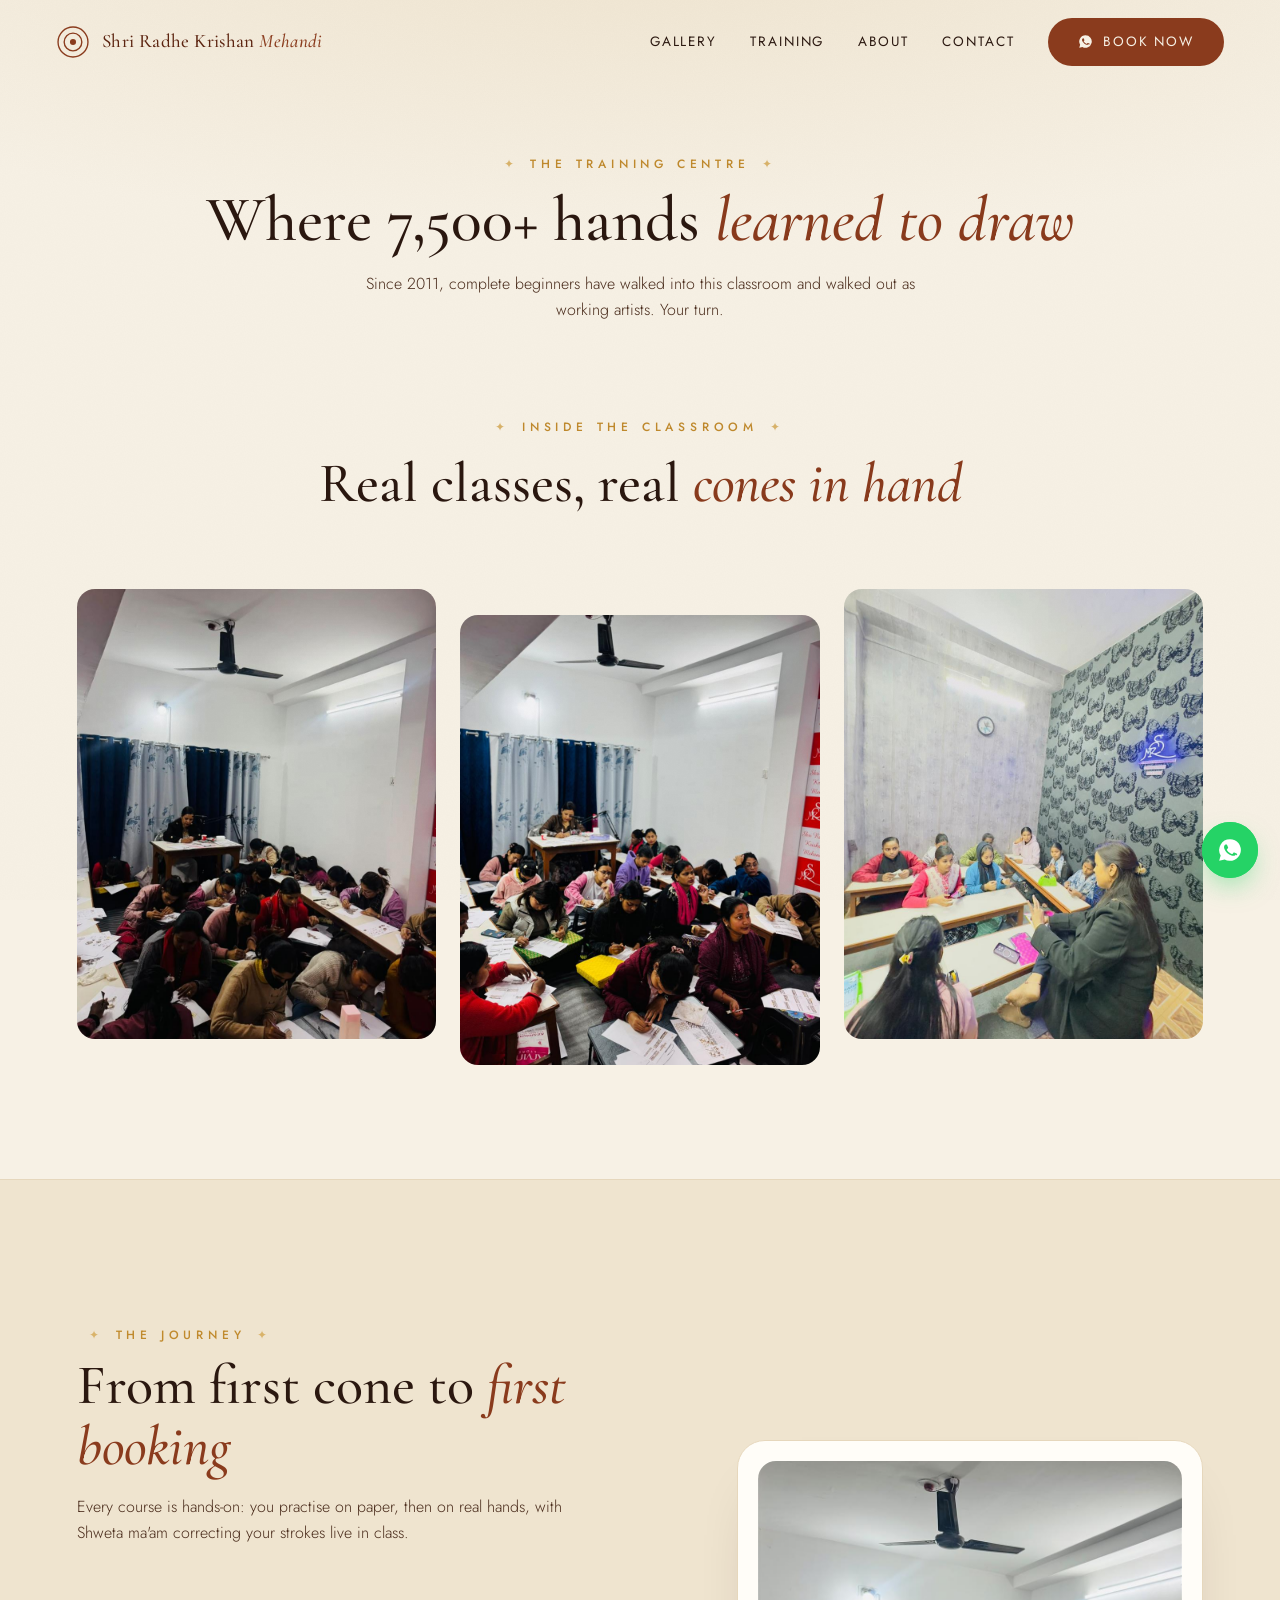
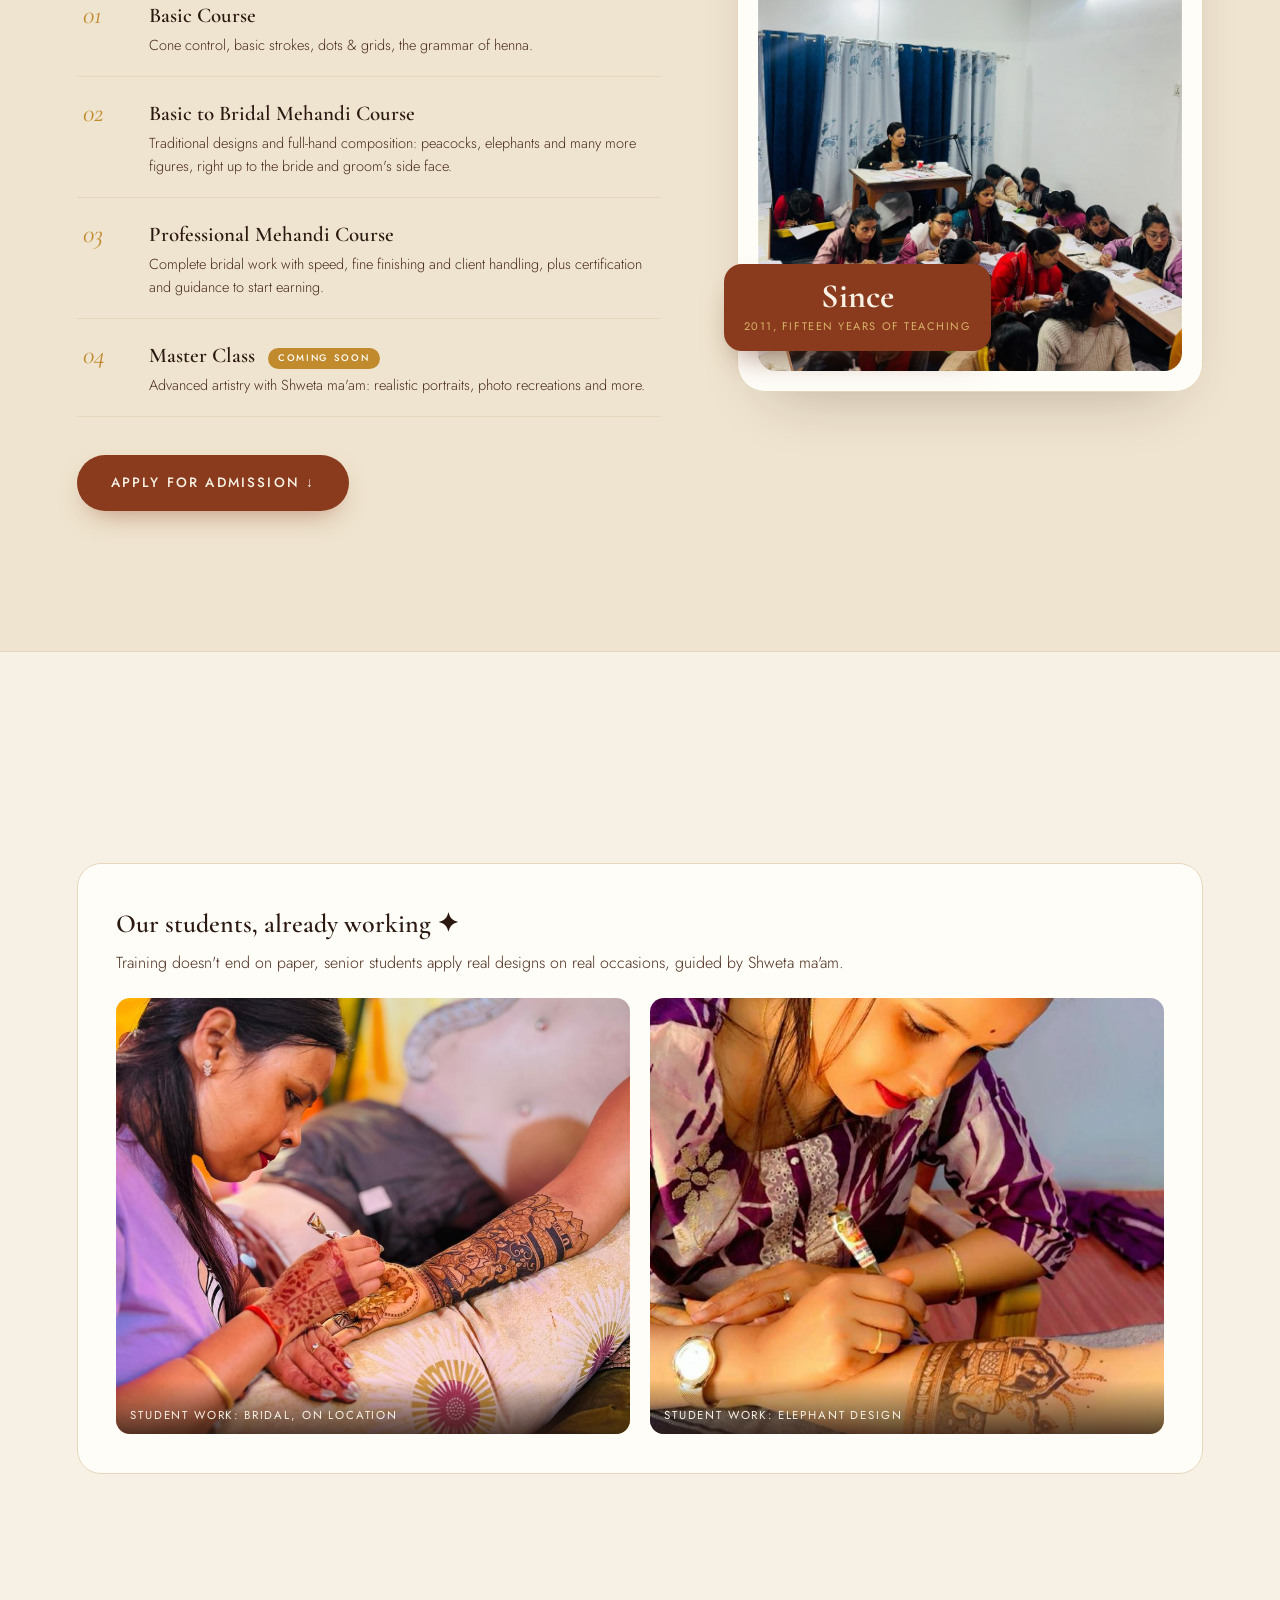
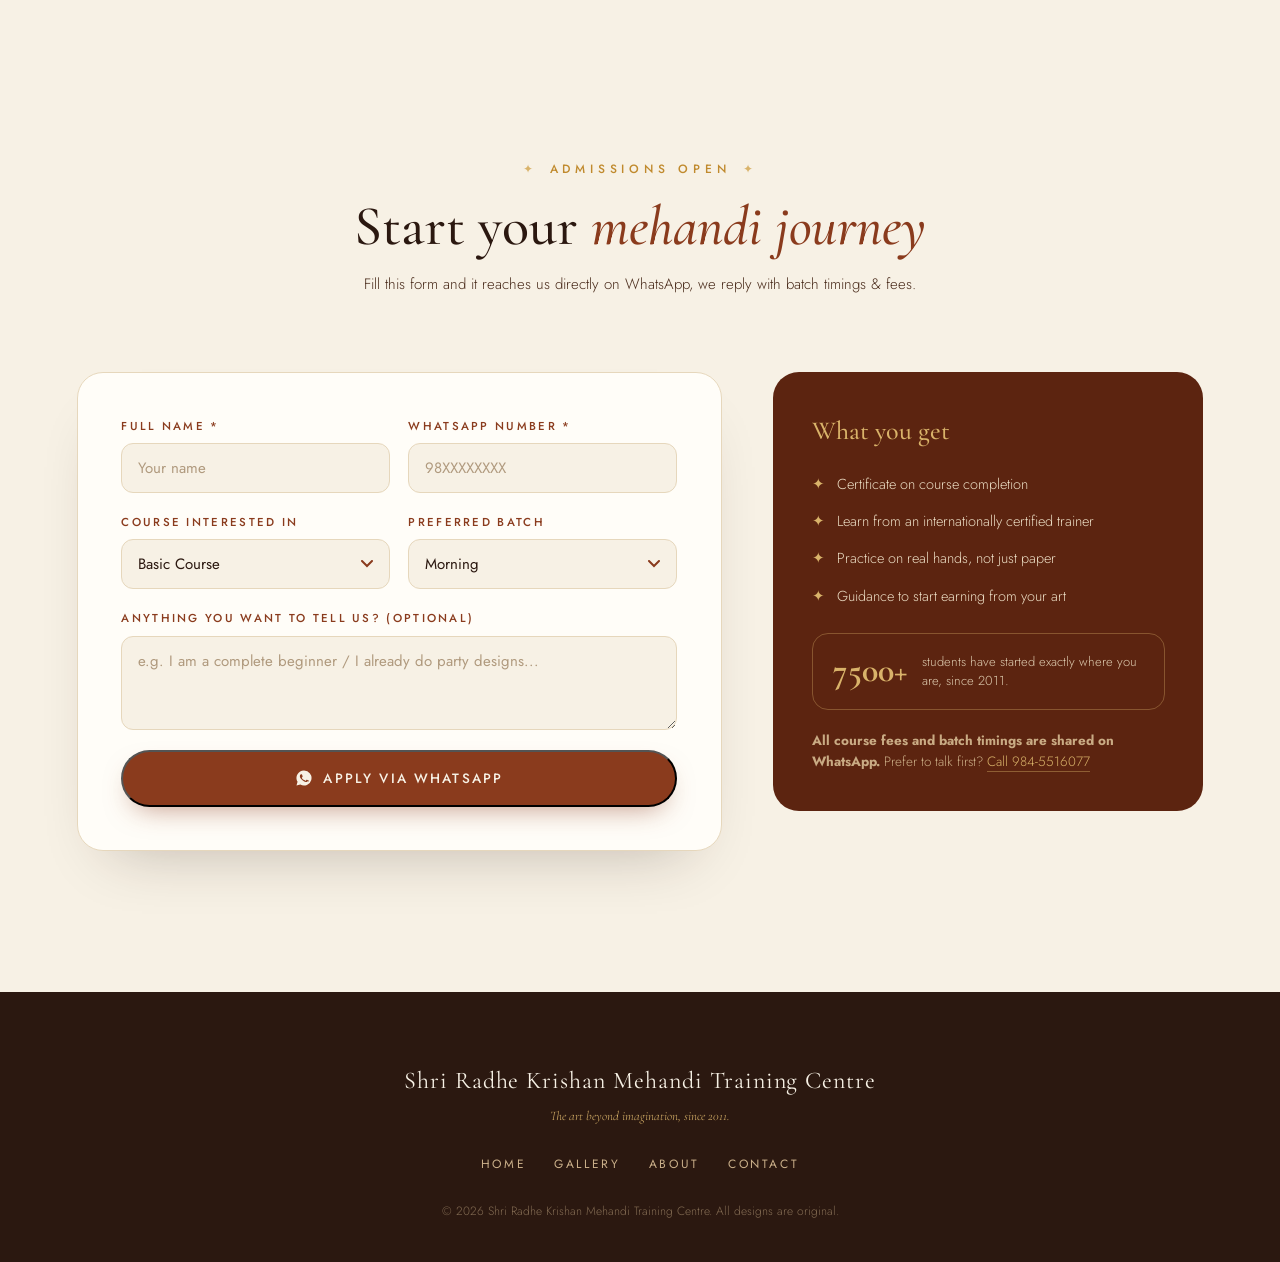
<file: training.html>
﻿<!DOCTYPE html>
<html lang="en">
<head>
<meta charset="UTF-8">
<meta name="viewport" content="width=device-width, initial-scale=1.0">
<title>Training Centre | Shri Radhe Krishan Mehandi</title>
<meta name="description" content="Learn mehandi from an internationally certified trainer in Birgunj. 7500+ students since 2011, Basic Course to Professional Mehandi Course. Admissions open.">
<meta name="theme-color" content="#5c2410">
<link rel="preconnect" href="https://fonts.googleapis.com">
<link rel="preconnect" href="https://fonts.gstatic.com" crossorigin>
<link href="https://fonts.googleapis.com/css2?family=Cormorant+Garamond:ital,wght@0,400;0,500;0,600;0,700;1,400;1,500&family=Jost:wght@300;400;500;600&family=Noto+Serif+Devanagari:wght@500&display=swap" rel="stylesheet">
<link rel="stylesheet" href="css/style.css?v=7">
<link rel="icon" href="data:image/svg+xml,<svg xmlns='http://www.w3.org/2000/svg' viewBox='0 0 100 100'><circle cx='50' cy='50' r='42' fill='%238a3b1d'/><circle cx='50' cy='50' r='26' fill='none' stroke='%23f6efe3' stroke-width='4'/><circle cx='50' cy='50' r='10' fill='%23f6efe3'/></svg>">
</head>
<body>

<div class="cursor-dot" id="cursorDot" aria-hidden="true"></div>

<header class="nav" id="nav">
  <a class="nav-brand" href="index.html">
    <svg viewBox="0 0 100 100" width="34" height="34" aria-hidden="true"><circle cx="50" cy="50" r="44" fill="none" stroke="currentColor" stroke-width="4"/><circle cx="50" cy="50" r="26" fill="none" stroke="currentColor" stroke-width="4"/><circle cx="50" cy="50" r="9" fill="currentColor"/></svg>
    <span>Shri Radhe Krishan <em>Mehandi</em></span>
  </a>
  <nav class="nav-links" id="navLinks">
    <a href="gallery.html">Gallery</a>
    <a href="training.html">Training</a>
    <a href="about.html">About</a>
    <a href="contact.html">Contact</a>
    <a class="nav-cta" href="https://wa.me/9779845516077" target="_blank" rel="noopener">
      <svg viewBox="0 0 24 24" width="15" height="15" fill="currentColor" aria-hidden="true"><path d="M12 2a10 10 0 0 0-8.6 15.1L2 22l5.1-1.3A10 10 0 1 0 12 2Zm5.4 14.1c-.2.6-1.3 1.2-1.8 1.2-.5.1-1 .2-3.3-.7-2.8-1.1-4.6-4-4.7-4.2-.1-.2-1.1-1.5-1.1-2.9s.7-2 1-2.3c.2-.3.5-.3.7-.3h.5c.2 0 .4 0 .6.5l.9 2.1c.1.2.1.4 0 .6l-.4.6-.5.5c-.2.2-.3.4-.1.7.2.3.8 1.4 1.8 2.2 1.3 1.1 2.3 1.5 2.6 1.6.3.1.5.1.7-.1l1-1.2c.2-.3.4-.2.7-.1l2 1c.3.1.5.2.6.4 0 .1 0 .8-.2 1.4Z"/></svg>
      Book Now</a>
  </nav>
  <button class="nav-toggle" id="navToggle" aria-label="Menu"><span></span><span></span></button>
</header>

<main>
  <section class="page-hero">
    <span class="kicker">The Training Centre</span>
    <h1>Where 7,500+ hands <em>learned to draw</em></h1>
    <p>Since 2011, complete beginners have walked into this classroom and walked out as working artists. Your turn.</p>
  </section>

  <!-- classroom photos -->
  <section class="section" style="padding-top:20px">
    <div class="section-head reveal">
      <span class="kicker">Inside The Classroom</span>
      <h2>Real classes, real <em>cones in hand</em></h2>
    </div>
    <div class="gallery-grid">
      <figure class="g-tile reveal" data-label="A full batch at practice"><img src="assets/img/train-01.jpg" alt="Classroom full of students practising mehandi designs" loading="lazy"></figure>
      <figure class="g-tile reveal" data-label="Shweta ma'am teaching"><img src="assets/img/train-02.jpg" alt="Shweta Gupta teaching students at her desk" loading="lazy"></figure>
      <figure class="g-tile reveal" data-label="Evening batch at the studio"><img src="assets/img/train-03.jpg" alt="Class in the studio with neon butterfly wall" loading="lazy"></figure>
    </div>
  </section>

  <!-- journey -->
  <section class="training section" id="journey">
    <div class="training-inner">
      <div class="training-copy">
        <span class="kicker reveal">The Journey</span>
        <h2 class="reveal">From first cone to <em>first booking</em></h2>
        <p class="reveal">Every course is hands-on: you practise on paper, then on real hands, with Shweta ma'am
          correcting your strokes live in class.</p>
        <div class="training-steps">
          <div class="t-step reveal"><span>01</span><div><h4>Basic Course</h4><p>Cone control, basic strokes, dots &amp; grids, the grammar of henna.</p></div></div>
          <div class="t-step reveal"><span>02</span><div><h4>Basic to Bridal Mehandi Course</h4><p>Traditional designs and full-hand composition: peacocks, elephants and many more figures, right up to the bride and groom's side face.</p></div></div>
          <div class="t-step reveal"><span>03</span><div><h4>Professional Mehandi Course</h4><p>Complete bridal work with speed, fine finishing and client handling, plus certification and guidance to start earning.</p></div></div>
          <div class="t-step reveal"><span>04</span><div><h4>Master Class <span class="soon">Coming Soon</span></h4><p>Advanced artistry with Shweta ma'am: realistic portraits, photo recreations and more.</p></div></div>
        </div>
        <a class="btn btn-primary reveal" href="#admission">Apply for Admission ↓</a>
      </div>
      <div class="training-visual reveal">
        <img src="assets/img/train-04.jpg" alt="Students practising mehandi designs on paper sketchbooks" loading="lazy">
        <div class="training-chip float-y"><strong>Since</strong><span>2011, fifteen years of teaching</span></div>
      </div>
    </div>
  </section>

  <!-- student work -->
  <section class="section">
    <div class="student-strip reveal">
      <h3>Our students, already working ✦</h3>
      <p>Training doesn't end on paper, senior students apply real designs on real occasions, guided by Shweta ma'am.</p>
      <div class="student-grid">
        <figure><img src="assets/img/train-05.jpg" alt="Student applying bridal mehandi at a wedding venue" loading="lazy"><figcaption>Student work: bridal, on location</figcaption></figure>
        <figure><img src="assets/img/train-06.jpg" alt="Student applying an elephant mehandi design" loading="lazy"><figcaption>Student work: elephant design</figcaption></figure>
      </div>
    </div>
  </section>

  <!-- ══════════════ ADMISSION ══════════════ -->
  <section class="admission section" id="admission">
    <div class="section-head reveal">
      <span class="kicker">Admissions Open</span>
      <h2>Start your <em>mehandi journey</em></h2>
      <p class="section-note">Fill this form and it reaches us directly on WhatsApp, we reply with batch timings &amp; fees.</p>
    </div>
    <div class="admission-grid">
      <form class="adm-form reveal" id="admissionForm" novalidate>
        <div class="adm-row">
          <div class="adm-field">
            <label for="admName">Full Name *</label>
            <input type="text" id="admName" name="name" placeholder="Your name" required>
          </div>
          <div class="adm-field">
            <label for="admPhone">WhatsApp Number *</label>
            <input type="tel" id="admPhone" name="phone" placeholder="98XXXXXXXX" required>
          </div>
        </div>
        <div class="adm-row">
          <div class="adm-field">
            <label for="admCourse">Course Interested In</label>
            <select id="admCourse" name="course">
              <option>Basic Course</option>
              <option>Basic to Bridal Mehandi Course</option>
              <option>Professional Mehandi Course</option>
              <option>Master Class (coming soon), notify me</option>
              <option>Not sure yet, need guidance</option>
            </select>
          </div>
          <div class="adm-field">
            <label for="admBatch">Preferred Batch</label>
            <select id="admBatch" name="batch">
              <option>Morning</option>
              <option>Afternoon</option>
              <option>Evening</option>
              <option>Any time works</option>
            </select>
          </div>
        </div>
        <div class="adm-field">
          <label for="admMsg">Anything you want to tell us? (optional)</label>
          <textarea id="admMsg" name="message" rows="3" placeholder="e.g. I am a complete beginner / I already do party designs..."></textarea>
        </div>
        <p class="adm-error" id="admError" hidden>Please fill your name and WhatsApp number.</p>
        <button type="submit" class="btn btn-primary adm-submit">
          <svg viewBox="0 0 24 24" width="18" height="18" fill="currentColor" aria-hidden="true"><path d="M12 2a10 10 0 0 0-8.6 15.1L2 22l5.1-1.3A10 10 0 1 0 12 2Zm5.4 14.1c-.2.6-1.3 1.2-1.8 1.2-.5.1-1 .2-3.3-.7-2.8-1.1-4.6-4-4.7-4.2-.1-.2-1.1-1.5-1.1-2.9s.7-2 1-2.3c.2-.3.5-.3.7-.3h.5c.2 0 .4 0 .6.5l.9 2.1c.1.2.1.4 0 .6l-.4.6-.5.5c-.2.2-.3.4-.1.7.2.3.8 1.4 1.8 2.2 1.3 1.1 2.3 1.5 2.6 1.6.3.1.5.1.7-.1l1-1.2c.2-.3.4-.2.7-.1l2 1c.3.1.5.2.6.4 0 .1 0 .8-.2 1.4Z"/></svg>
          Apply via WhatsApp
        </button>
        <p class="adm-sent" id="admSent" hidden>Opening WhatsApp with your application&hellip; press send there and you're done! 🎉</p>
      </form>
      <aside class="adm-info reveal">
        <h3>What you get</h3>
        <ul>
          <li><i>✦</i> Certificate on course completion</li>
          <li><i>✦</i> Learn from an internationally certified trainer</li>
          <li><i>✦</i> Practice on real hands, not just paper</li>
          <li><i>✦</i> Guidance to start earning from your art</li>
        </ul>
        <div class="adm-note">
          <strong>7500+</strong>
          <span>students have started exactly where you are, since 2011.</span>
        </div>
        <p class="adm-alt"><strong>All course fees and batch timings are shared on WhatsApp.</strong> Prefer to talk first? <a href="tel:+9779845516077">Call 984-5516077</a></p>
      </aside>
    </div>
  </section>
</main>

<footer class="footer">
  <p class="footer-name">Shri Radhe Krishan Mehandi Training Centre</p>
  <p class="footer-tag">The art beyond imagination, since 2011.</p>
  <div class="footer-links">
    <a href="index.html">Home</a>
    <a href="gallery.html">Gallery</a>
    <a href="about.html">About</a>
    <a href="contact.html">Contact</a>
  </div>
  <p class="footer-copy">© <span id="year"></span> Shri Radhe Krishan Mehandi Training Centre. All designs are original.</p>
</footer>

<a class="wa-float" href="https://wa.me/9779845516077" target="_blank" rel="noopener" aria-label="Chat on WhatsApp">
  <svg viewBox="0 0 24 24" width="26" height="26" fill="currentColor"><path d="M12 2a10 10 0 0 0-8.6 15.1L2 22l5.1-1.3A10 10 0 1 0 12 2Zm5.4 14.1c-.2.6-1.3 1.2-1.8 1.2-.5.1-1 .2-3.3-.7-2.8-1.1-4.6-4-4.7-4.2-.1-.2-1.1-1.5-1.1-2.9s.7-2 1-2.3c.2-.3.5-.3.7-.3h.5c.2 0 .4 0 .6.5l.9 2.1c.1.2.1.4 0 .6l-.4.6-.5.5c-.2.2-.3.4-.1.7.2.3.8 1.4 1.8 2.2 1.3 1.1 2.3 1.5 2.6 1.6.3.1.5.1.7-.1l1-1.2c.2-.3.4-.2.7-.1l2 1c.3.1.5.2.6.4 0 .1 0 .8-.2 1.4Z"/></svg>
</a>

<script src="js/main.js?v=7"></script>
</body>
</html>
</file>
<file: css/style.css>
/* ═══════════════════════════════════════════════════════
   Shri Radhe Krishan Mehandi Training Centre
   Henna palette: espresso ink · henna rust · marigold · cream
   ═══════════════════════════════════════════════════════ */

:root{
  --ink:        #2b1810;
  --ink-soft:   #4a2c1c;
  --henna:      #8a3b1d;
  --henna-deep: #5c2410;
  --rust:       #b0562a;
  --gold:       #c08a2d;
  --gold-soft:  #d9b36a;
  --cream:      #f7f1e5;
  --cream-2:    #efe4cf;
  --cream-3:    #e6d7bc;
  --white:      #fffdf8;
  --font-display: "Cormorant Garamond", Georgia, serif;
  --font-body:  "Jost", "Segoe UI", sans-serif;
  --font-dev:   "Noto Serif Devanagari", serif;
  --ease-out:   cubic-bezier(.16,1,.3,1);
}

*{margin:0;padding:0;box-sizing:border-box}
html{scroll-behavior:smooth}
section[id]{scroll-margin-top:76px}
body{
  font-family:var(--font-body);
  background:var(--cream);
  color:var(--ink);
  overflow-x:hidden;
  line-height:1.6;
}
body.locked{overflow:hidden}
::selection{background:var(--henna);color:var(--cream)}

img,svg{display:block;max-width:100%}
a{color:inherit;text-decoration:none}

/* subtle paper grain over everything */
body::after{
  content:"";position:fixed;inset:0;pointer-events:none;z-index:5;opacity:.35;
  background-image:url("data:image/svg+xml,%3Csvg xmlns='http://www.w3.org/2000/svg' width='120' height='120'%3E%3Cfilter id='n'%3E%3CfeTurbulence type='fractalNoise' baseFrequency='.9' numOctaves='2'/%3E%3CfeColorMatrix values='0 0 0 0 0  0 0 0 0 0  0 0 0 0 0  0 0 0 .04 0'/%3E%3C/filter%3E%3Crect width='120' height='120' filter='url(%23n)'/%3E%3C/svg%3E");
}

/* ═══════════════ LOADER ═══════════════ */
.loader{
  position:fixed;inset:0;z-index:100;
  background:
    radial-gradient(ellipse at 50% 30%, #3a2114 0%, var(--ink) 55%, #1d0f08 100%);
  display:flex;align-items:center;justify-content:center;
  transition:opacity 1.1s ease, visibility 1.1s;
}
.loader.done{opacity:0;visibility:hidden;pointer-events:none}
.loader-inner{display:flex;flex-direction:column;align-items:center;gap:6px;padding:20px}

.hand-svg{width:min(46vh,300px);height:auto}
.hand-svg .mh{
  stroke:var(--gold-soft);
  stroke-width:2;
  stroke-linecap:round;stroke-linejoin:round;
  fill:none;
  stroke-dasharray:1;
  stroke-dashoffset:1;
  animation:draw var(--t,.8s) var(--d,0s) var(--ease-out) forwards;
}
.hand-svg .outline{stroke:#e8cf9f;stroke-width:2.6}
.hand-svg .thin{stroke-width:1.5}
.hand-svg .dashed{stroke-dasharray:.02 .025}
.hand-svg .dot{
  fill:var(--gold-soft);stroke:none;
  stroke-dasharray:none;stroke-dashoffset:0;
  opacity:0;transform-origin:center;transform-box:fill-box;
  animation:dot-pop .5s var(--d,0s) var(--ease-out) forwards;
}
@keyframes draw{to{stroke-dashoffset:0}}
@keyframes dot-pop{
  0%{opacity:0;transform:scale(0)}
  70%{opacity:1;transform:scale(1.6)}
  100%{opacity:1;transform:scale(1)}
}

.loader-brand{text-align:center;color:var(--cream);opacity:0;animation:fade-up 1.2s 1s var(--ease-out) forwards}
.loader-devanagari{
  font-family:var(--font-dev);color:var(--gold-soft);
  font-size:15px;letter-spacing:.35em;display:block;margin-bottom:8px;
}
.loader-brand h1{
  font-family:var(--font-display);font-weight:500;
  font-size:clamp(26px,5vw,40px);line-height:1.15;letter-spacing:.04em;
}
.loader-brand h1 span{
  display:block;font-size:.42em;letter-spacing:.42em;text-transform:uppercase;
  color:var(--gold-soft);margin-top:8px;font-family:var(--font-body);font-weight:300;
}
.loader-note{
  margin-top:14px;font-size:12px;letter-spacing:.25em;text-transform:uppercase;
  color:#a98f6b;opacity:0;animation:fade-up 1s 2.4s var(--ease-out) forwards, pulse 2s 3.4s ease-in-out infinite;
}
.loader-skip{
  position:absolute;bottom:26px;right:30px;
  background:none;border:1px solid #6b4a30;color:#c8ab84;
  font-family:var(--font-body);font-size:11px;letter-spacing:.22em;text-transform:uppercase;
  padding:9px 18px;border-radius:99px;cursor:pointer;
  opacity:0;animation:fade-up .8s 1.6s forwards;transition:all .3s;
}
.loader-skip:hover{background:#3a2114;color:var(--cream)}
@keyframes fade-up{from{opacity:0;transform:translateY(16px)}to{opacity:1;transform:translateY(0)}}
@keyframes pulse{0%,100%{opacity:.9}50%{opacity:.4}}

/* ═══════════════ CURSOR ═══════════════ */
.cursor-dot{
  position:fixed;width:10px;height:10px;border-radius:50%;
  background:var(--henna);pointer-events:none;z-index:99;
  transform:translate(-50%,-50%);opacity:0;
  transition:width .25s,height .25s,opacity .3s;
  mix-blend-mode:multiply;
}
body.has-cursor .cursor-dot{opacity:.75}
.cursor-dot.grow{width:44px;height:44px;opacity:.25}
@media (hover:none){.cursor-dot{display:none}}

/* ═══════════════ NAV ═══════════════ */
/* entrance animates `top`, never transform: a transformed nav would trap
   the position:fixed mobile menu inside the header bar */
.nav{
  position:fixed;top:-110px;left:0;right:0;z-index:50;
  display:flex;align-items:center;justify-content:space-between;
  padding:18px clamp(20px,5vw,56px);
  transition:top .9s var(--ease-out), background .4s, box-shadow .4s, padding .4s;
}
body.loaded .nav{top:0}
.nav.scrolled{
  background:rgba(247,241,229,.9);backdrop-filter:blur(14px);
  box-shadow:0 1px 0 rgba(43,24,16,.08);padding-top:12px;padding-bottom:12px;
}
.nav-brand{display:flex;align-items:center;gap:12px;color:var(--henna-deep);font-weight:500}
.nav-brand svg{color:var(--henna)}
.nav-brand span{font-family:var(--font-display);font-size:19px;letter-spacing:.02em;line-height:1.1}
.nav-brand em{font-style:italic;color:var(--henna)}
.nav-links{display:flex;align-items:center;gap:clamp(16px,2.6vw,34px)}
.nav-links a{
  font-size:13.5px;letter-spacing:.14em;text-transform:uppercase;font-weight:400;
  position:relative;padding:4px 0;
}
.nav-links a:not(.nav-cta)::after{
  content:"";position:absolute;left:0;bottom:0;height:1.5px;width:100%;
  background:var(--henna);transform:scaleX(0);transform-origin:right;
  transition:transform .45s var(--ease-out);
}
.nav-links a:not(.nav-cta):hover::after{transform:scaleX(1);transform-origin:left}
.nav-links a.nav-cta{
  background:var(--henna);color:var(--cream)!important;
  padding:13px 30px;border-radius:99px;transition:background .3s,transform .3s;
  display:inline-flex;align-items:center;gap:10px;white-space:nowrap;
}
.nav-cta svg{flex-shrink:0}
.nav-cta:hover{background:var(--henna-deep);transform:translateY(-2px)}
.nav-toggle{display:none;background:none;border:none;cursor:pointer;width:34px;height:26px;position:relative;z-index:60}
.nav-toggle span{position:absolute;left:0;width:100%;height:2px;background:var(--ink);transition:all .35s;top:7px}
.nav-toggle span:last-child{top:17px}
.nav-toggle.open span:first-child{top:12px;transform:rotate(45deg)}
.nav-toggle.open span:last-child{top:12px;transform:rotate(-45deg)}

/* ═══════════════ HERO ═══════════════ */
.hero{
  min-height:100svh;position:relative;overflow:hidden;
  display:flex;align-items:center;justify-content:center;text-align:center;
  padding:120px 20px 90px;
  background:
    radial-gradient(ellipse 80% 60% at 50% -10%, var(--cream-2), transparent),
    var(--cream);
}
.hero-mandala{
  position:absolute;inset:0;display:flex;align-items:center;justify-content:center;
  color:var(--henna);opacity:.10;pointer-events:none;
}
.hero-mandala svg{width:min(120vmin,880px);height:auto}
.spin-slow{transform-origin:300px 300px;animation:spin 90s linear infinite}
.spin-slower{transform-origin:300px 300px;animation:spin 140s linear infinite reverse}
@keyframes spin{to{transform:rotate(360deg)}}

.hero-motifs{position:absolute;inset:0;pointer-events:none;color:var(--rust)}
.motif{position:absolute;opacity:.18;animation:float-drift 9s ease-in-out infinite}
.m1{width:54px;top:18%;left:9%;animation-delay:0s;transform:rotate(-18deg)}
.m2{width:38px;top:66%;left:16%;animation-delay:-3s;transform:rotate(24deg)}
.m3{width:46px;top:24%;right:12%;animation-delay:-5s}
.m4{width:62px;top:64%;right:8%;animation-delay:-1.5s;transform:rotate(-30deg) scaleX(-1)}
.m5{width:30px;top:44%;left:4%;animation-delay:-6.5s}
@keyframes float-drift{
  0%,100%{translate:0 0}
  33%{translate:8px -18px}
  66%{translate:-8px -6px}
}

.hero-content{position:relative;max-width:880px}
.hero-eyebrow{
  font-size:13px;letter-spacing:.34em;text-transform:uppercase;color:var(--henna);
  margin-bottom:26px;font-weight:500;
}
.hero-eyebrow, .hero-title .line, .hero-sub, .hero-actions{
  opacity:0;transform:translateY(34px);filter:blur(6px);
}
body.loaded .anim-hero{
  animation:hero-in 1.1s var(--ease-out) forwards;
  animation-delay:calc(var(--h) * .13s + .25s);
}
@keyframes hero-in{to{opacity:1;transform:translateY(0);filter:blur(0)}}

.hero-title{
  font-family:var(--font-display);font-weight:500;
  font-size:clamp(44px,8.4vw,104px);line-height:1.02;letter-spacing:-.01em;
  color:var(--ink);
}
.hero-title .line{display:block}
.hero-title .em{
  font-style:italic;color:var(--henna);
  background:linear-gradient(100deg,var(--henna) 20%,var(--gold) 50%,var(--henna) 80%);
  background-size:200% 100%;
  -webkit-background-clip:text;background-clip:text;-webkit-text-fill-color:transparent;
}
body.loaded .hero-title .em{animation:hero-in 1.1s var(--ease-out) forwards, shimmer 7s 2s linear infinite;animation-delay:calc(var(--h) * .13s + .25s), 2.2s}
@keyframes shimmer{to{background-position:-200% 0}}

.hero-sub{max-width:560px;margin:30px auto 0;font-size:17px;font-weight:300;color:var(--ink-soft)}
.hero-sub strong{color:var(--henna);font-weight:500}
.hero-actions{display:flex;gap:16px;justify-content:center;flex-wrap:wrap;margin-top:38px}

.btn{
  display:inline-flex;align-items:center;gap:10px;
  font-family:var(--font-body);font-size:13.5px;font-weight:500;
  letter-spacing:.16em;text-transform:uppercase;
  padding:17px 34px;border-radius:99px;
  position:relative;overflow:hidden;
  transition:transform .35s var(--ease-out), box-shadow .35s, background .35s, color .35s;
}
.btn::before{
  content:"";position:absolute;inset:0;border-radius:99px;
  background:linear-gradient(110deg,transparent 30%,rgba(255,255,255,.25) 50%,transparent 70%);
  transform:translateX(-110%);transition:transform .7s;
}
.btn:hover::before{transform:translateX(110%)}
.btn:hover{transform:translateY(-3px)}
.btn-primary{background:var(--henna);color:var(--cream);box-shadow:0 12px 28px -12px rgba(138,59,29,.55)}
.btn-primary:hover{background:var(--henna-deep);box-shadow:0 18px 34px -12px rgba(92,36,16,.6)}
.btn-ghost{border:1.5px solid var(--henna);color:var(--henna)}
.btn-ghost:hover{background:var(--henna);color:var(--cream)}
.btn-light{background:var(--cream);color:var(--henna-deep)}
.btn-light:hover{background:var(--white)}
.btn-ghost-light{border:1.5px solid rgba(247,241,229,.6);color:var(--cream)}
.btn-ghost-light:hover{background:rgba(247,241,229,.14)}

.hero-side{
  position:absolute;top:50%;z-index:1;
  width:clamp(150px,16vw,250px);
  border-radius:120px 120px 20px 20px;
  overflow:hidden;
  border:1.5px solid var(--cream-3);
  box-shadow:0 26px 55px -28px rgba(43,24,16,.45);
  opacity:0;filter:blur(6px);
}
.hero-side img{width:100%;height:100%;object-fit:cover;aspect-ratio:3/4.2;display:block}
.hero-side-l{left:clamp(16px,4.5vw,72px);transform:translateY(-50%) rotate(-5deg)}
.hero-side-r{right:clamp(16px,4.5vw,72px);transform:translateY(-50%) rotate(5deg)}
body.loaded .hero-side-l{animation:side-in 1.2s .9s var(--ease-out) forwards, float-side 6s 2.1s ease-in-out infinite}
body.loaded .hero-side-r{animation:side-in 1.2s 1.1s var(--ease-out) forwards, float-side-alt 7s 2.3s ease-in-out infinite}
@keyframes side-in{to{opacity:.92;filter:blur(0)}}
@keyframes float-side{
  0%,100%{margin-top:0}
  50%{margin-top:-14px}
}
@keyframes float-side-alt{
  0%,100%{margin-top:0}
  50%{margin-top:12px}
}
@media (max-width:1140px){.hero-side{display:none}}

/* ═══════════════ MARQUEE ═══════════════ */
.marquee{
  background:var(--henna-deep);color:var(--gold-soft);
  overflow:hidden;padding:16px 0;
  border-top:1px solid rgba(217,179,106,.25);
  border-bottom:1px solid rgba(217,179,106,.25);
}
.marquee-track{display:flex;white-space:nowrap;width:max-content;animation:marquee 26s linear infinite}
.marquee-track span{
  font-family:var(--font-display);font-style:italic;
  font-size:19px;letter-spacing:.12em;
}
.marquee:hover .marquee-track{animation-play-state:paused}
@keyframes marquee{to{transform:translateX(-50%)}}

/* ═══════════════ SECTIONS / REVEAL ═══════════════ */
.section{padding:clamp(80px,11vw,150px) clamp(20px,6vw,80px);max-width:1280px;margin:0 auto}
.section-head{text-align:center;margin-bottom:clamp(44px,6vw,76px)}
.kicker{
  display:inline-block;font-size:12px;letter-spacing:.4em;text-transform:uppercase;
  color:var(--gold);font-weight:500;margin-bottom:16px;
}
.kicker::before,.kicker::after{content:"✦";color:var(--gold-soft);margin:0 12px}
.section-head h2, .training h2, .cta-banner h2{
  font-family:var(--font-display);font-weight:500;
  font-size:clamp(32px,4.6vw,56px);line-height:1.08;color:var(--ink);
}
.section-head h2 em, .training h2 em, .cta-banner h2 em{font-style:italic;color:var(--henna)}
.section-note{margin-top:16px;color:var(--ink-soft);font-weight:300;font-size:15px}
.section-note a{color:var(--henna);border-bottom:1px solid var(--gold-soft)}

.reveal{opacity:0;transform:translateY(44px);filter:blur(5px);
  transition:opacity 1s var(--ease-out), transform 1s var(--ease-out), filter 1s var(--ease-out);
  transition-delay:var(--r,0s);
}
.reveal.in{opacity:1;transform:translateY(0);filter:blur(0)}

/* draw-on-scroll ornaments */
.draw-on-scroll .ds{
  stroke:var(--henna);stroke-linecap:round;stroke-linejoin:round;
  stroke-dasharray:1;stroke-dashoffset:1;
}
.draw-on-scroll.in .ds{animation:draw 1.6s var(--ease-out) forwards}
.draw-on-scroll.in .ds:nth-child(2){animation-delay:.35s}
.draw-on-scroll.in .ds:nth-child(3){animation-delay:.7s}
.draw-on-scroll.in .ds:nth-child(4){animation-delay:1.05s}
.draw-on-scroll.in .ds:nth-child(5){animation-delay:1.35s}
.draw-on-scroll.in .ds:nth-child(6){animation-delay:1.6s}

/* ═══════════════ ABOUT ═══════════════ */
.about-grid{display:grid;grid-template-columns:1fr 1.15fr;gap:clamp(36px,6vw,90px);align-items:center}
.about-art{position:relative}
.about-frame{
  border:1.5px solid var(--cream-3);border-radius:200px 200px 24px 24px;
  padding:clamp(24px,3vw,48px);background:var(--white);
  box-shadow:0 30px 60px -35px rgba(43,24,16,.3);
}
.photo-arch{padding:0;overflow:hidden}
.photo-arch img{
  display:block;width:100%;height:auto;
  aspect-ratio:3/4;object-fit:cover;object-position:top center;
  border-radius:inherit;
}
.about-badge,.training-chip{
  position:absolute;right:-14px;bottom:26px;
  background:var(--henna);color:var(--cream);
  border-radius:18px;padding:16px 20px;text-align:center;
  box-shadow:0 16px 32px -14px rgba(92,36,16,.6);
}
.about-badge strong,.training-chip strong{font-family:var(--font-display);font-size:34px;display:block;line-height:1}
.about-badge span,.training-chip span{font-size:11px;letter-spacing:.14em;text-transform:uppercase;line-height:1.5;display:block;margin-top:4px;color:var(--gold-soft)}
.float-y{animation:float-y 5s ease-in-out infinite}
@keyframes float-y{0%,100%{translate:0 0}50%{translate:0 -12px}}

.about-copy p{font-size:16.5px;font-weight:300;color:var(--ink-soft);margin-bottom:20px}
.about-copy strong{color:var(--henna);font-weight:500}
.about-copy em{color:var(--henna-deep)}
.about-points{list-style:none;margin-top:28px;display:grid;gap:14px}
.about-points li{display:flex;gap:14px;align-items:center;font-size:15.5px}
.about-points i{color:var(--gold);font-style:normal}

/* ═══════════════ STATS ═══════════════ */
.stats{
  background:
    radial-gradient(ellipse 70% 90% at 50% 0%, #4a2415, transparent),
    var(--henna-deep);
  color:var(--cream);padding:clamp(60px,8vw,100px) 24px;
}
.stats-inner{max-width:980px;margin:0 auto;display:flex;justify-content:space-around;align-items:center;gap:20px;flex-wrap:wrap}
.stat{text-align:center;min-width:180px}
.stat strong{font-family:var(--font-display);font-size:clamp(46px,6vw,74px);font-weight:500;color:var(--gold-soft);display:block;line-height:1}
.stat > span{font-size:12.5px;letter-spacing:.28em;text-transform:uppercase;margin-top:12px;display:block;color:#d9c4a6}
.stat-divider{width:1px;height:64px;background:linear-gradient(transparent,var(--gold),transparent);opacity:.5}

/* ═══════════════ SERVICES ═══════════════ */
.cards{display:grid;grid-template-columns:repeat(3,1fr);gap:clamp(18px,2.6vw,32px)}
.card{
  position:relative;background:var(--white);border:1.5px solid var(--cream-3);
  border-radius:22px;padding:0;
  overflow:hidden;transition:box-shadow .5s, border-color .5s;
  transform-style:preserve-3d;will-change:transform;
}
.card-img{height:230px;overflow:hidden;position:relative}
.card-img::after{
  content:"";position:absolute;inset:0;
  background:linear-gradient(transparent 60%, rgba(43,24,16,.28));
}
.card-img img{
  width:100%;height:100%;object-fit:cover;object-position:center 30%;
  transition:transform 1s var(--ease-out);
}
.card:hover .card-img img{transform:scale(1.07)}
.card-body{position:relative;padding:26px clamp(24px,2.6vw,32px) 34px}
.card:hover{box-shadow:0 34px 60px -30px rgba(92,36,16,.4);border-color:var(--gold-soft)}
.card::after{
  content:"";position:absolute;inset:auto -30% -55% -30%;height:70%;
  background:radial-gradient(ellipse at bottom, rgba(192,138,45,.14), transparent 70%);
  opacity:0;transition:opacity .6s;
}
.card:hover::after{opacity:1}
.card h3{font-family:var(--font-display);font-size:27px;font-weight:600;margin-bottom:12px}
.card p{font-weight:300;color:var(--ink-soft);font-size:15.5px}
.card-num{
  position:absolute;top:22px;right:26px;
  font-family:var(--font-display);font-style:italic;font-size:44px;
  color:var(--cream-3);transition:color .4s;
}
.card:hover .card-num{color:var(--gold-soft)}

/* ═══════════════ TRAINING ═══════════════ */
.training{max-width:none;background:var(--cream-2);
  border-top:1px solid var(--cream-3);border-bottom:1px solid var(--cream-3)}
.training-inner{max-width:1280px;margin:0 auto;display:grid;grid-template-columns:1.25fr 1fr;gap:clamp(40px,6vw,90px);align-items:center}
.training .kicker{margin-bottom:10px}
.training h2{margin-bottom:18px}
.training-copy > p{font-weight:300;color:var(--ink-soft);max-width:520px;margin-bottom:34px}
.training-steps{display:grid;gap:0;margin-bottom:38px}
.t-step{
  display:flex;gap:22px;align-items:flex-start;padding:20px 6px;
  border-bottom:1px solid var(--cream-3);transition:background .4s, padding-left .4s;
}
.t-step:hover{background:rgba(255,253,248,.7);padding-left:16px}
.t-step > span{
  font-family:var(--font-display);font-style:italic;font-size:26px;color:var(--gold);
  line-height:1.2;min-width:44px;
}
.t-step h4{font-family:var(--font-display);font-size:21px;font-weight:600}
.t-step .soon{
  display:inline-block;vertical-align:middle;margin-left:8px;
  font-family:var(--font-body);font-size:9.5px;font-weight:500;
  letter-spacing:.18em;text-transform:uppercase;
  background:var(--gold);color:var(--white);
  padding:3px 10px;border-radius:99px;
  animation:pulse 2.4s ease-in-out infinite;
}
.t-step p{font-size:14.5px;font-weight:300;color:var(--ink-soft)}
.training-visual{position:relative;background:var(--white);border-radius:28px;
  border:1.5px solid var(--cream-3);padding:clamp(14px,1.6vw,20px);
  box-shadow:0 30px 60px -35px rgba(43,24,16,.3)}
.training-visual img{
  width:100%;display:block;border-radius:18px;
  aspect-ratio:3/3.6;object-fit:cover;
}
.training-chip{right:auto;left:-14px;bottom:40px}

/* ═══════════════ ADMISSION ═══════════════ */
.admission-grid{display:grid;grid-template-columns:1.5fr 1fr;gap:clamp(24px,4vw,56px);align-items:start}
.adm-form{
  background:var(--white);border:1.5px solid var(--cream-3);border-radius:26px;
  padding:clamp(26px,3.4vw,46px);
  box-shadow:0 30px 60px -35px rgba(43,24,16,.3);
}
.adm-row{display:grid;grid-template-columns:1fr 1fr;gap:18px}
.adm-field{margin-bottom:20px;display:flex;flex-direction:column;gap:8px}
.adm-field label{
  font-size:11.5px;letter-spacing:.2em;text-transform:uppercase;
  color:var(--henna);font-weight:500;
}
.adm-field input,.adm-field select,.adm-field textarea{
  font-family:var(--font-body);font-size:15px;color:var(--ink);
  background:var(--cream);border:1.5px solid var(--cream-3);border-radius:12px;
  padding:13px 16px;outline:none;width:100%;
  transition:border-color .3s, box-shadow .3s, background .3s;
  appearance:none;
}
.adm-field textarea{resize:vertical;min-height:76px}
.adm-field select{
  background-image:url("data:image/svg+xml,%3Csvg xmlns='http://www.w3.org/2000/svg' width='12' height='8'%3E%3Cpath d='M1 1l5 5 5-5' fill='none' stroke='%238a3b1d' stroke-width='2' stroke-linecap='round'/%3E%3C/svg%3E");
  background-repeat:no-repeat;background-position:right 16px center;
  cursor:pointer;
}
.adm-field input::placeholder,.adm-field textarea::placeholder{color:#b09a7e}
.adm-field input:focus,.adm-field select:focus,.adm-field textarea:focus{
  border-color:var(--gold);background:var(--white);
  box-shadow:0 0 0 4px rgba(192,138,45,.14);
}
.adm-error{color:#a8321a;font-size:14px;margin-bottom:14px}
.adm-sent{color:var(--henna);font-size:14.5px;margin-top:16px;font-weight:500}
.adm-submit{width:100%;justify-content:center}
.adm-info{
  background:var(--henna-deep);color:var(--cream);border-radius:26px;
  padding:clamp(26px,3vw,40px);position:sticky;top:110px;
}
.adm-info h3{font-family:var(--font-display);font-size:26px;font-weight:500;margin-bottom:20px;color:var(--gold-soft)}
.adm-info ul{list-style:none;display:grid;gap:14px;margin-bottom:26px}
.adm-info li{display:flex;gap:12px;font-size:14.5px;font-weight:300;color:#eadbc2}
.adm-info li i{color:var(--gold-soft);font-style:normal}
.adm-note{
  border:1px solid rgba(217,179,106,.35);border-radius:16px;
  padding:18px 20px;display:flex;gap:14px;align-items:center;margin-bottom:20px;
}
.adm-note strong{font-family:var(--font-display);font-size:34px;color:var(--gold-soft);line-height:1}
.adm-note span{font-size:13px;font-weight:300;color:#dcc9ad;line-height:1.5}
.adm-alt{font-size:13.5px;font-weight:300;color:#c9ab84}
.adm-alt a{color:var(--gold-soft);border-bottom:1px solid rgba(217,179,106,.4)}

/* ═══════════════ FOUNDER ═══════════════ */
.owner-inner{display:grid;grid-template-columns:1fr 1.35fr;gap:clamp(36px,6vw,90px);align-items:center}
.owner-photo{position:relative}
.owner-frame{
  position:relative;overflow:hidden;
  border:1.5px solid var(--cream-3);border-radius:200px 200px 24px 24px;
  background:var(--cream-2);aspect-ratio:3/4;
  box-shadow:0 30px 60px -35px rgba(43,24,16,.35);
}
.owner-frame img{
  width:100%;height:100%;object-fit:cover;object-position:top center;
  transition:transform 1.2s var(--ease-out);
}
.owner-photo:hover .owner-frame img{transform:scale(1.05)}
.owner-ph{display:none}
.owner-frame.no-photo img{display:none}
.owner-frame.no-photo .owner-ph{
  position:absolute;inset:0;display:flex;flex-direction:column;
  align-items:center;justify-content:center;gap:14px;color:var(--henna);
}
.owner-ph svg{width:56%;opacity:.5}
.owner-ph span{font-size:11px;letter-spacing:.3em;text-transform:uppercase;opacity:.6}
.owner-badge{
  position:absolute;right:-14px;bottom:32px;
  background:var(--henna);color:var(--cream);
  border-radius:18px;padding:14px 20px;text-align:center;
  box-shadow:0 16px 32px -14px rgba(92,36,16,.6);
}
.owner-badge strong{font-family:var(--font-display);font-size:36px;display:block;line-height:.9;color:var(--gold-soft)}
.owner-badge span{font-size:11px;letter-spacing:.14em;text-transform:uppercase;line-height:1.5;display:block;margin-top:2px;color:var(--gold-soft)}
.owner-copy .kicker{margin-bottom:12px}
.owner-copy h2{
  font-family:var(--font-display);font-weight:500;
  font-size:clamp(26px,3.4vw,40px);line-height:1.2;color:var(--ink);
  margin-bottom:26px;
}
.owner-copy h2 em{font-style:italic;color:var(--henna)}
.owner-words p{font-size:16px;font-weight:300;color:var(--ink-soft);margin-bottom:18px}
.owner-words strong{color:var(--henna);font-weight:500}
.owner-sign{margin-top:30px;padding-top:22px;border-top:1px solid var(--cream-3)}
.owner-name{
  font-family:var(--font-display);font-style:italic;font-weight:500;
  font-size:34px;color:var(--henna);display:block;line-height:1;
}
.owner-role{
  display:block;margin-top:8px;
  font-size:11.5px;letter-spacing:.22em;text-transform:uppercase;color:var(--gold);
}

/* ═══════════════ GALLERY ═══════════════ */
.gallery-grid{display:grid;grid-template-columns:repeat(3,1fr);gap:clamp(14px,2vw,24px)}
.g-tile{
  position:relative;border-radius:18px;overflow:hidden;cursor:pointer;
  aspect-ratio:4/5;
}
.g-tile:nth-child(2),.g-tile:nth-child(5){translate:0 26px}
.g-tile img{
  position:absolute;inset:0;width:100%;height:100%;object-fit:cover;
  transition:transform .9s var(--ease-out);
}
.g-tile:hover img{transform:scale(1.08) rotate(1deg)}
.g-tile::after{
  content:attr(data-label);
  position:absolute;left:0;right:0;bottom:0;padding:38px 18px 16px;z-index:2;
  background:linear-gradient(transparent, rgba(43,24,16,.82));
  color:var(--cream);font-size:13px;letter-spacing:.16em;text-transform:uppercase;
  transform:translateY(100%);transition:transform .55s var(--ease-out);
}
.g-tile:hover::after{transform:translateY(0)}

/* ═══════════════ FAQ ═══════════════ */
.faq-list{max-width:760px;margin:0 auto;display:grid;gap:14px}
.faq-item{
  background:var(--white);border:1.5px solid var(--cream-3);border-radius:18px;
  overflow:hidden;transition:border-color .4s, box-shadow .4s;
}
.faq-item[open]{border-color:var(--gold-soft);box-shadow:0 20px 40px -28px rgba(92,36,16,.35)}
.faq-item summary{
  list-style:none;cursor:pointer;
  display:flex;align-items:center;justify-content:space-between;gap:16px;
  padding:20px 24px;
  font-family:var(--font-display);font-size:19px;font-weight:600;color:var(--ink);
  transition:color .3s;
}
.faq-item summary::-webkit-details-marker{display:none}
.faq-item summary:hover{color:var(--henna)}
.faq-item summary i{
  flex-shrink:0;width:26px;height:26px;position:relative;
  border:1.5px solid var(--henna);border-radius:50%;
  transition:transform .45s var(--ease-out), background .3s;
}
.faq-item summary i::before,.faq-item summary i::after{
  content:"";position:absolute;top:50%;left:50%;background:var(--henna);
  transition:background .3s;
}
.faq-item summary i::before{width:10px;height:1.6px;transform:translate(-50%,-50%)}
.faq-item summary i::after{width:1.6px;height:10px;transform:translate(-50%,-50%)}
.faq-item[open] summary i{transform:rotate(135deg);background:var(--henna)}
.faq-item[open] summary i::before,.faq-item[open] summary i::after{background:var(--cream)}
.faq-body{overflow:hidden}
.faq-body p{
  padding:0 24px 22px;font-size:15px;font-weight:300;color:var(--ink-soft);
}
.faq-body a{color:var(--henna);border-bottom:1px solid var(--gold-soft)}
.faq-item[open] .faq-body p{animation:faq-open .5s var(--ease-out)}
@keyframes faq-open{from{opacity:0;transform:translateY(-8px)}to{opacity:1;transform:translateY(0)}}

/* ═══════════════ CTA BANNER ═══════════════ */
.cta-banner{
  background:
    radial-gradient(ellipse 60% 100% at 50% 120%, #52301b, transparent),
    linear-gradient(180deg, #35190d, var(--henna-deep));
  color:var(--cream);text-align:center;
  padding:clamp(80px,11vw,150px) 24px;position:relative;overflow:hidden;
}
.cta-banner::before,.cta-banner::after{
  content:"✦";position:absolute;color:var(--gold);opacity:.3;font-size:22px;
  animation:float-drift 8s ease-in-out infinite;
}
.cta-banner::before{top:22%;left:12%}
.cta-banner::after{bottom:20%;right:12%;animation-delay:-4s}
.cta-inner .loader-devanagari{margin-bottom:14px}
.cta-banner h2{color:var(--cream);margin-bottom:14px}
.cta-banner h2 em{color:var(--gold-soft)}
.cta-banner p{font-weight:300;color:#dcc9ad;margin-bottom:34px}

/* ═══════════════ CONTACT ═══════════════ */
.contact-grid{display:grid;grid-template-columns:repeat(4,1fr);gap:clamp(14px,2vw,24px)}
.c-card{
  background:var(--white);border:1.5px solid var(--cream-3);border-radius:20px;
  padding:30px 24px;display:block;
  transition:transform .5s var(--ease-out), box-shadow .5s, border-color .5s;
}
.c-card:hover{transform:translateY(-8px);box-shadow:0 28px 48px -26px rgba(92,36,16,.4);border-color:var(--gold-soft)}
.c-card i{
  width:54px;height:54px;border-radius:50%;display:flex;align-items:center;justify-content:center;
  background:var(--cream-2);color:var(--henna);margin-bottom:18px;
  transition:background .4s,color .4s, transform .5s var(--ease-out);
}
.c-card:hover i{background:var(--henna);color:var(--cream);transform:rotate(-10deg) scale(1.06)}
.c-card h4{font-family:var(--font-display);font-size:21px;font-weight:600;margin-bottom:4px}
.c-card p{font-size:14px;color:var(--ink-soft);font-weight:300;word-break:break-word}
.c-card span{
  display:inline-block;margin-top:14px;font-size:11.5px;letter-spacing:.2em;
  text-transform:uppercase;color:var(--gold);
}

/* ═══════════════ MAP ═══════════════ */
.map-wrap{
  position:relative;margin-top:clamp(28px,4vw,48px);
  border-radius:24px;overflow:hidden;
  border:1.5px solid var(--cream-3);
  box-shadow:0 30px 60px -35px rgba(43,24,16,.35);
  height:clamp(320px,45vw,440px);
}
.map-wrap iframe{
  width:100%;height:100%;border:0;display:block;
  filter:sepia(.22) saturate(.85);
  transition:filter .6s;
}
.map-wrap:hover iframe{filter:none}
.map-btn{
  position:absolute;left:50%;bottom:22px;transform:translateX(-50%);
  padding:13px 26px;
}
.map-btn:hover{transform:translateX(-50%) translateY(-3px)}

/* ═══════════════ FOOTER ═══════════════ */
.footer{
  background:var(--ink);color:#cbb08a;text-align:center;
  padding:70px 24px 40px;
}
.footer-ornament svg{max-width:480px;margin:0 auto 30px}
.footer-ornament .ds{stroke:var(--gold-soft)}
.footer-name{font-family:var(--font-display);font-size:24px;color:var(--cream);letter-spacing:.04em}
.footer-tag{font-size:13px;font-weight:300;font-style:italic;font-family:var(--font-display);margin-top:6px;color:var(--gold-soft)}
.footer-links{display:flex;gap:28px;justify-content:center;margin:28px 0;flex-wrap:wrap}
.footer-links a{font-size:12px;letter-spacing:.22em;text-transform:uppercase;transition:color .3s}
.footer-links a:hover{color:var(--gold-soft)}
.footer-copy{font-size:12px;opacity:.55;font-weight:300}

/* ═══════════════ WHATSAPP FLOAT ═══════════════ */
.wa-float{
  position:fixed;right:22px;bottom:22px;z-index:40;
  width:56px;height:56px;border-radius:50%;
  background:#25d366;color:#fff;
  display:flex;align-items:center;justify-content:center;
  box-shadow:0 12px 28px -8px rgba(37,211,102,.55);
  opacity:0;transform:scale(0);transition:transform .5s var(--ease-out), opacity .5s;
}
body.loaded .wa-float{opacity:1;transform:scale(1);transition-delay:1.6s}
.wa-float::before{
  content:"";position:absolute;inset:0;border-radius:50%;
  border:2px solid #25d366;animation:wa-ring 2.2s ease-out infinite;
}
.wa-float:hover{transform:scale(1.1)!important}
@keyframes wa-ring{
  0%{transform:scale(1);opacity:.8}
  100%{transform:scale(1.65);opacity:0}
}

/* ═══════════════ HERO VIDEO ═══════════════ */
.hero-side video{
  width:100%;height:100%;object-fit:cover;aspect-ratio:3/4.2;display:block;
}
.hero-live{
  position:absolute;left:50%;bottom:14px;transform:translateX(-50%);
  background:rgba(43,24,16,.72);color:var(--gold-soft);
  font-size:10px;letter-spacing:.22em;text-transform:uppercase;
  padding:6px 14px;border-radius:99px;white-space:nowrap;backdrop-filter:blur(4px);
}

/* ═══════════════ SIGNATURE : PHOTO TO HENNA ═══════════════ */
.signature{max-width:none;background:
  radial-gradient(ellipse 70% 90% at 50% 0%, #4a2415, transparent), var(--henna-deep);
}
.signature .section-head h2, .signature .section-head h2 em{color:var(--cream)}
.signature .section-head h2 em{color:var(--gold-soft)}
.signature .section-note{color:#d9c4a6}
.sig-row{
  display:flex;gap:clamp(14px,2vw,24px);
  max-width:1280px;margin:0 auto;
  overflow-x:auto;padding:10px 4px 26px;
  scroll-snap-type:x mandatory;
  scrollbar-width:thin;scrollbar-color:var(--gold) transparent;
}
.sig-card{
  flex:0 0 clamp(220px,24vw,300px);scroll-snap-align:center;
  border-radius:18px;overflow:hidden;position:relative;
  border:1px solid rgba(217,179,106,.3);
  transition:transform .6s var(--ease-out), box-shadow .6s;
}
.sig-card:hover{transform:translateY(-8px) rotate(-1deg);box-shadow:0 26px 48px -22px rgba(0,0,0,.6)}
.sig-card img{width:100%;aspect-ratio:3/4;object-fit:cover;display:block;transition:transform .9s var(--ease-out)}
.sig-card:hover img{transform:scale(1.06)}
.sig-card figcaption{
  position:absolute;left:0;right:0;bottom:0;padding:30px 16px 14px;
  background:linear-gradient(transparent, rgba(29,15,8,.9));
  color:var(--cream);font-family:var(--font-display);font-style:italic;
  font-size:16px;text-align:center;
}
.sig-cta{display:flex;gap:16px;justify-content:center;flex-wrap:wrap;margin-top:26px}
.signature .btn-ghost{border-color:var(--gold-soft);color:var(--gold-soft)}
.signature .btn-ghost:hover{background:var(--gold-soft);color:var(--henna-deep)}

/* ═══════════════ SUBPAGE HERO ═══════════════ */
.page-hero{
  padding:150px 24px 70px;text-align:center;position:relative;overflow:hidden;
  background:radial-gradient(ellipse 80% 80% at 50% -20%, var(--cream-2), transparent), var(--cream);
}
.page-hero .kicker{margin-bottom:12px}
.page-hero h1{
  font-family:var(--font-display);font-weight:500;
  font-size:clamp(36px,6vw,64px);line-height:1.05;color:var(--ink);
}
.page-hero h1 em{font-style:italic;color:var(--henna)}
.page-hero p{max-width:560px;margin:18px auto 0;font-weight:300;color:var(--ink-soft)}

/* ═══════════════ FULL GALLERY ═══════════════ */
.g-filters{
  display:flex;gap:10px;justify-content:center;flex-wrap:wrap;
  margin:0 auto clamp(30px,4vw,50px);max-width:900px;
}
.g-filter{
  font-family:var(--font-body);font-size:12.5px;letter-spacing:.16em;text-transform:uppercase;
  background:none;border:1.5px solid var(--cream-3);color:var(--ink-soft);
  padding:10px 20px;border-radius:99px;cursor:pointer;
  transition:all .35s;
}
.g-filter:hover{border-color:var(--gold);color:var(--henna)}
.g-filter.active{background:var(--henna);border-color:var(--henna);color:var(--cream)}
.gx-grid{
  columns:3;column-gap:clamp(14px,2vw,22px);
  max-width:1280px;margin:0 auto;
}
.gx-item{
  break-inside:avoid;margin-bottom:clamp(14px,2vw,22px);
  border-radius:16px;overflow:hidden;position:relative;cursor:zoom-in;
  border:1px solid var(--cream-3);
}
.gx-item.hidden{display:none}
.gx-item img,.gx-item video{width:100%;display:block;transition:transform .8s var(--ease-out)}
.gx-item:hover img{transform:scale(1.05)}
.gx-item::after{
  content:attr(data-label);
  position:absolute;left:0;right:0;bottom:0;padding:34px 14px 12px;
  background:linear-gradient(transparent, rgba(43,24,16,.82));
  color:var(--cream);font-size:12px;letter-spacing:.14em;text-transform:uppercase;
  opacity:0;transform:translateY(8px);transition:all .45s var(--ease-out);
  pointer-events:none;
}
.gx-item:hover::after{opacity:1;transform:translateY(0)}
.gx-item .play-badge{
  position:absolute;top:12px;right:12px;z-index:2;
  background:rgba(43,24,16,.72);color:var(--gold-soft);
  font-size:10px;letter-spacing:.2em;text-transform:uppercase;
  padding:6px 12px;border-radius:99px;pointer-events:none;
}

/* lightbox */
.lightbox{
  position:fixed;inset:0;z-index:90;background:rgba(29,15,8,.92);
  display:flex;align-items:center;justify-content:center;
  opacity:0;visibility:hidden;transition:opacity .4s, visibility .4s;
  padding:30px;
}
.lightbox.open{opacity:1;visibility:visible}
.lb-content{max-width:min(92vw,560px);text-align:center;transform:scale(.94);transition:transform .4s var(--ease-out)}
.lightbox.open .lb-content{transform:scale(1)}
.lb-content img,.lb-content video{
  max-width:100%;max-height:80vh;border-radius:14px;
  box-shadow:0 40px 90px -30px rgba(0,0,0,.8);
}
.lb-content p{
  color:var(--gold-soft);margin-top:14px;
  font-family:var(--font-display);font-style:italic;font-size:18px;
}
.lb-close{
  position:absolute;top:20px;right:26px;
  background:none;border:none;color:var(--cream);font-size:34px;line-height:1;
  cursor:pointer;transition:transform .3s, color .3s;
}
.lb-close:hover{transform:rotate(90deg);color:var(--gold-soft)}

/* student-work note */
.student-strip{
  max-width:1280px;margin:clamp(40px,6vw,70px) auto 0;
  background:var(--white);border:1.5px solid var(--cream-3);border-radius:24px;
  padding:clamp(24px,3vw,40px);
}
.student-strip h3{font-family:var(--font-display);font-size:26px;font-weight:600;margin-bottom:6px}
.student-strip > p{font-weight:300;color:var(--ink-soft);margin-bottom:22px}
.student-grid{display:grid;grid-template-columns:repeat(2,1fr);gap:clamp(12px,1.6vw,20px)}
.student-grid figure{border-radius:14px;overflow:hidden;position:relative}
.student-grid img{width:100%;aspect-ratio:4/3.4;object-fit:cover;display:block;transition:transform .8s var(--ease-out)}
.student-grid figure:hover img{transform:scale(1.05)}
.student-grid figcaption{
  position:absolute;left:0;right:0;bottom:0;padding:26px 14px 10px;
  background:linear-gradient(transparent, rgba(43,24,16,.8));
  color:var(--cream);font-size:11.5px;letter-spacing:.16em;text-transform:uppercase;
}

/* ═══════════════ RESPONSIVE ═══════════════ */
@media (max-width:1020px){
  .cards{grid-template-columns:1fr 1fr}
  .contact-grid{grid-template-columns:1fr 1fr}
  .training-inner{grid-template-columns:1fr}
  .training-visual{width:100%;max-width:440px;margin:0 auto}
}
@media (max-width:1060px){
  .nav-toggle{display:block}
  .nav-links{
    position:fixed;inset:0;background:var(--cream);
    flex-direction:column;justify-content:center;gap:30px;
    z-index:55;overflow-y:auto;
    clip-path:circle(0 at calc(100% - 44px) 34px);
    transition:clip-path .7s var(--ease-out);
  }
  .nav-links.open{clip-path:circle(150% at calc(100% - 44px) 34px)}
  .nav-links a{font-size:17px}
}
@media (max-width:820px){
  .about-grid{grid-template-columns:1fr}
  .about-art{width:100%;max-width:380px;margin:0 auto}
  .owner-inner{grid-template-columns:1fr}
  .owner-photo{width:100%;max-width:380px;margin:0 auto}
  .admission-grid{grid-template-columns:1fr}
  .adm-info{position:static}
  .gallery-grid{grid-template-columns:1fr 1fr}
  .g-tile:nth-child(2),.g-tile:nth-child(5){translate:0 0}
  .stat-divider{display:none}
  .gx-grid{columns:2}
}
@media (max-width:560px){
  .cards{grid-template-columns:1fr}
  .contact-grid{grid-template-columns:1fr}
  .gallery-grid{grid-template-columns:1fr}
  .gx-grid{columns:1}
  .student-grid{grid-template-columns:1fr}
  .adm-row{grid-template-columns:1fr}
  .hero-title{font-size:clamp(40px,12vw,60px)}
  .loader-skip{bottom:16px;right:16px}
}

/* ═══════════════ REDUCED MOTION ═══════════════ */
@media (prefers-reduced-motion:reduce){
  *,*::before,*::after{animation-duration:.01ms!important;animation-iteration-count:1!important;transition-duration:.01ms!important}
  html{scroll-behavior:auto}
  .reveal,.anim-hero{opacity:1!important;transform:none!important;filter:none!important}
  .hand-svg .mh{stroke-dashoffset:0}
  .hand-svg .dot{opacity:1}
}
</file>
